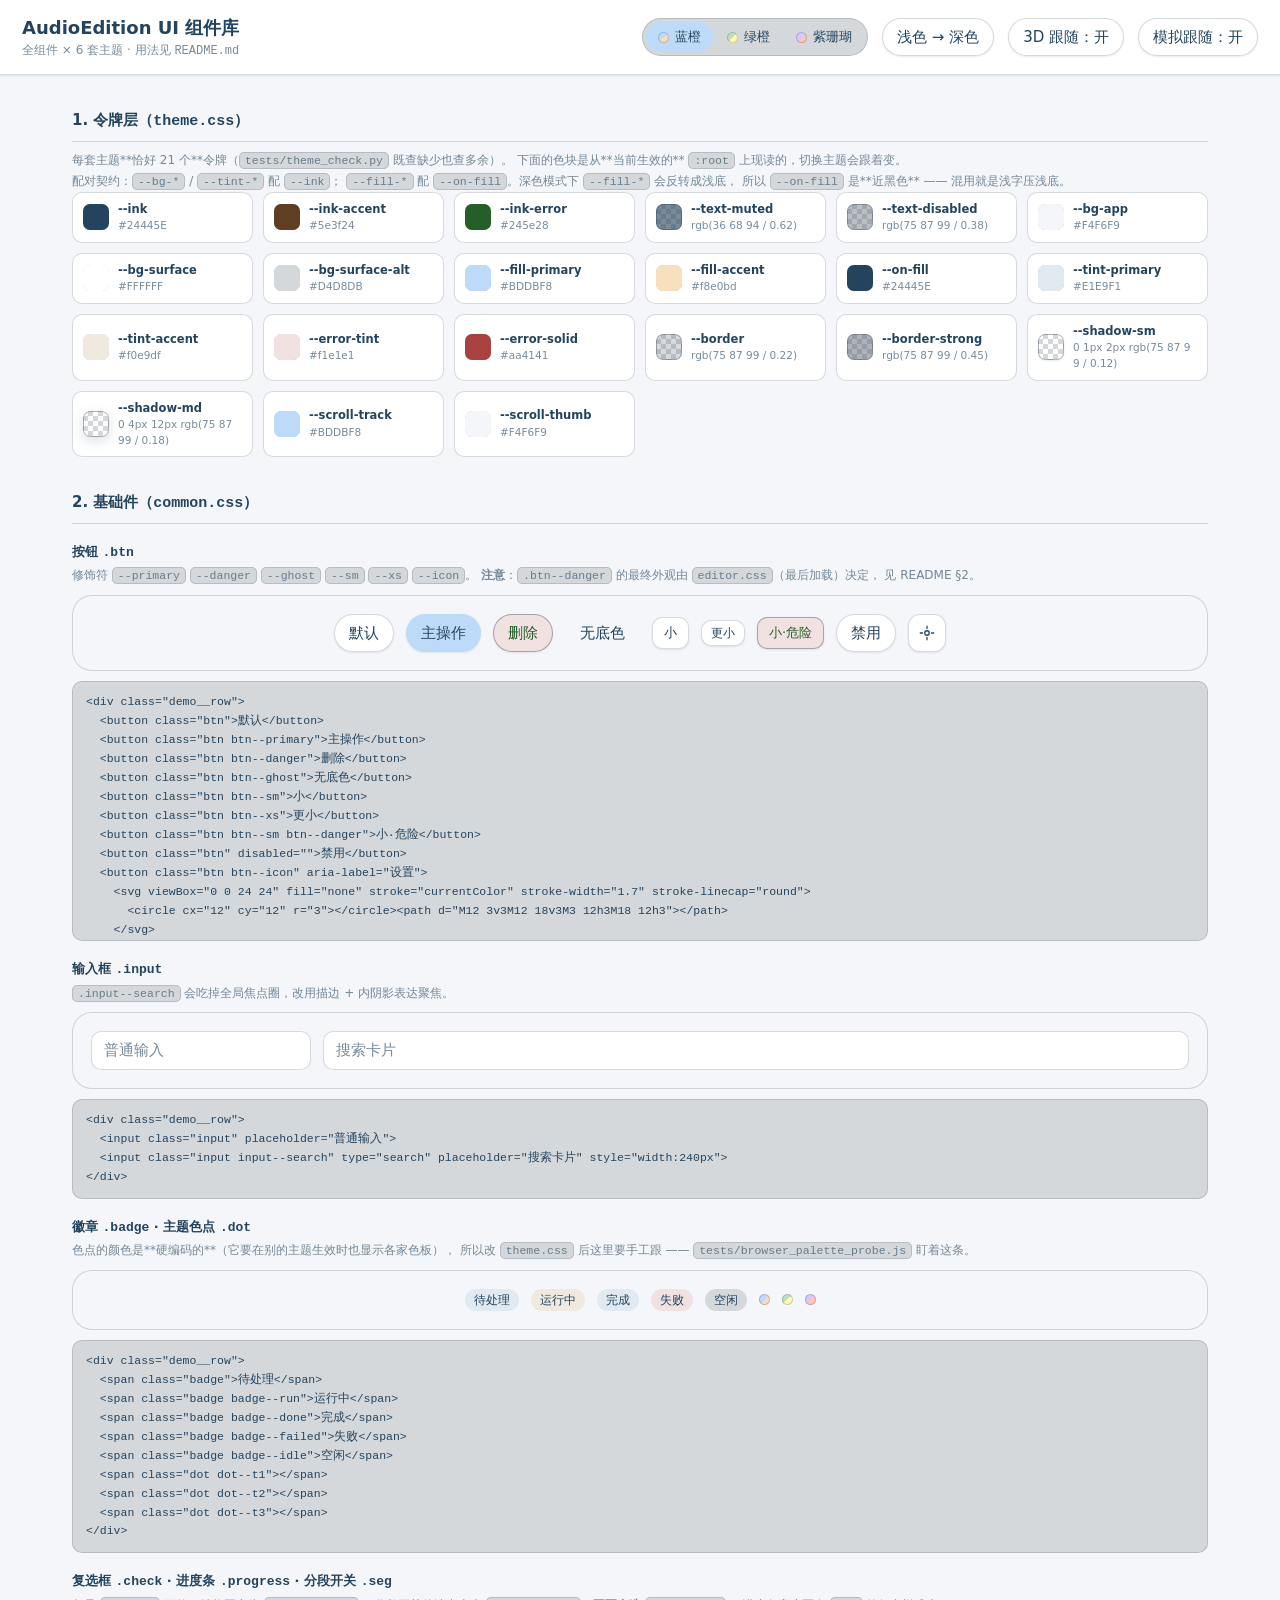
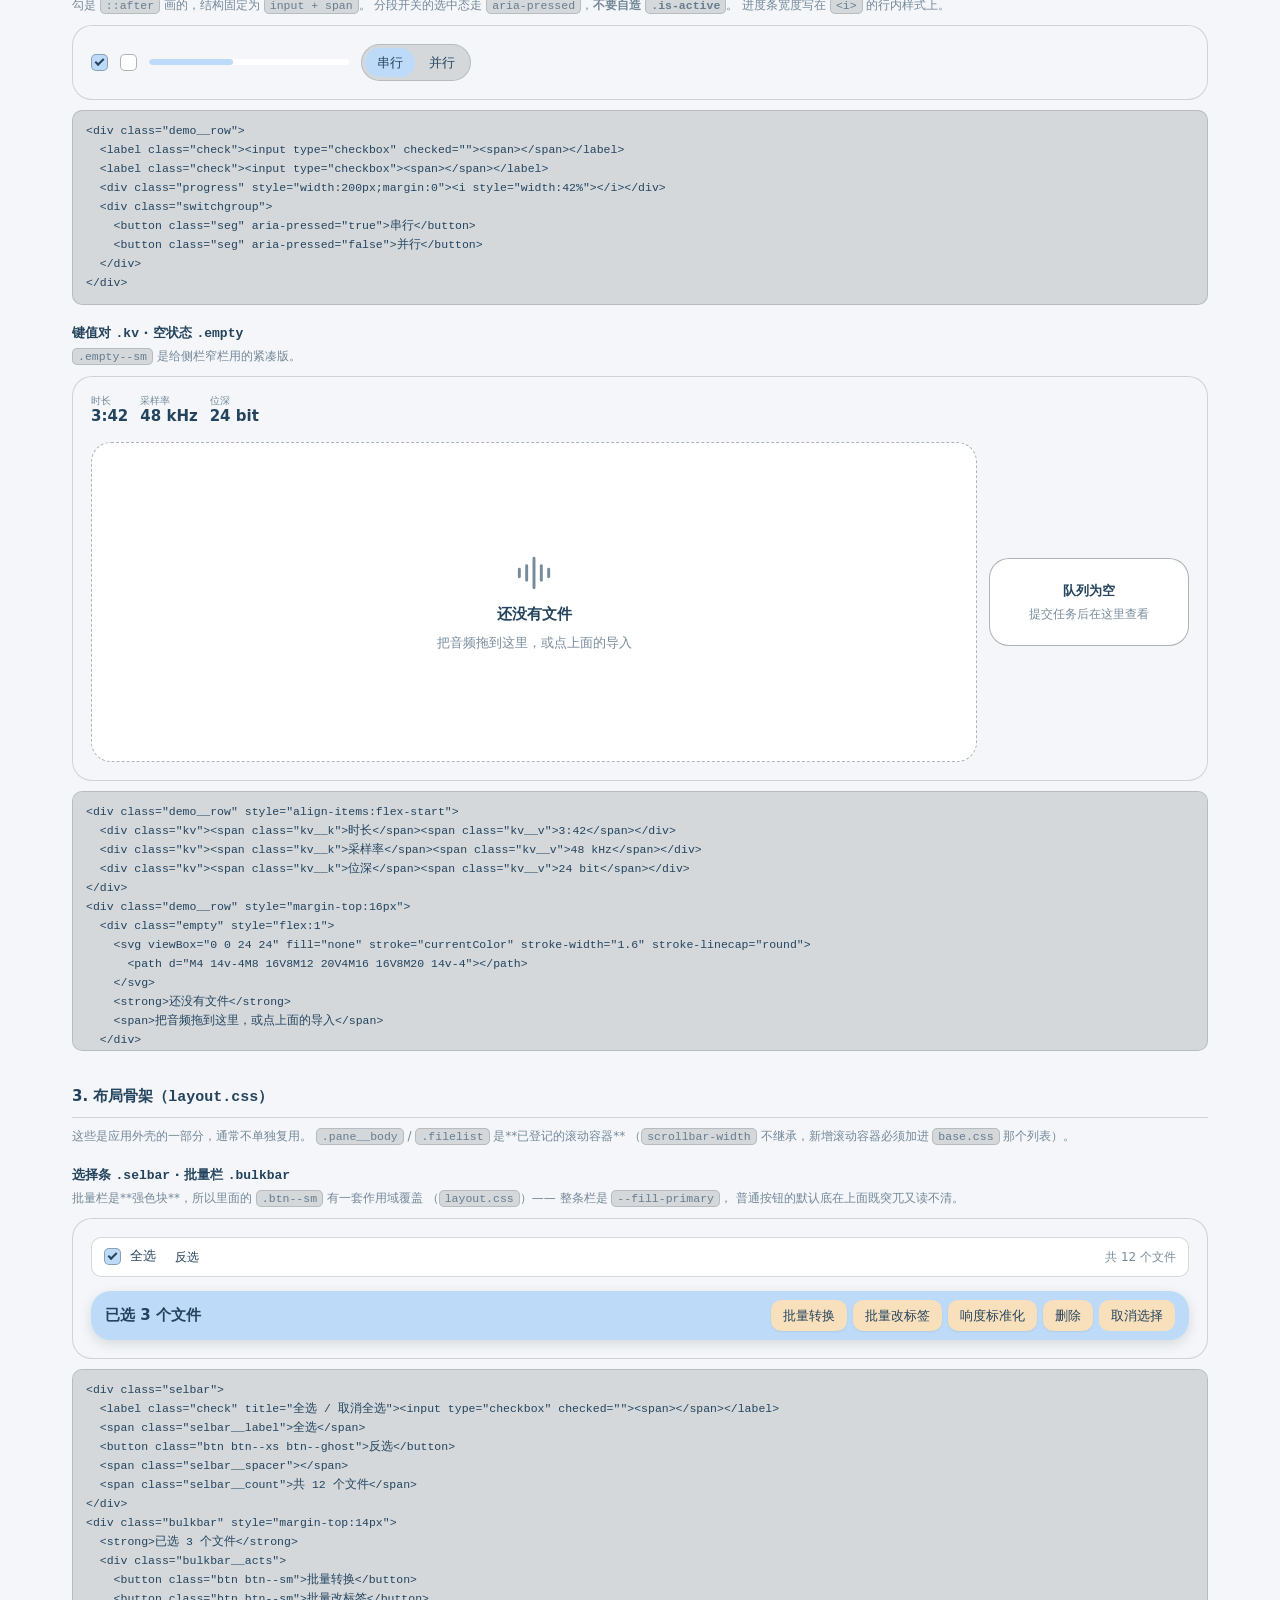
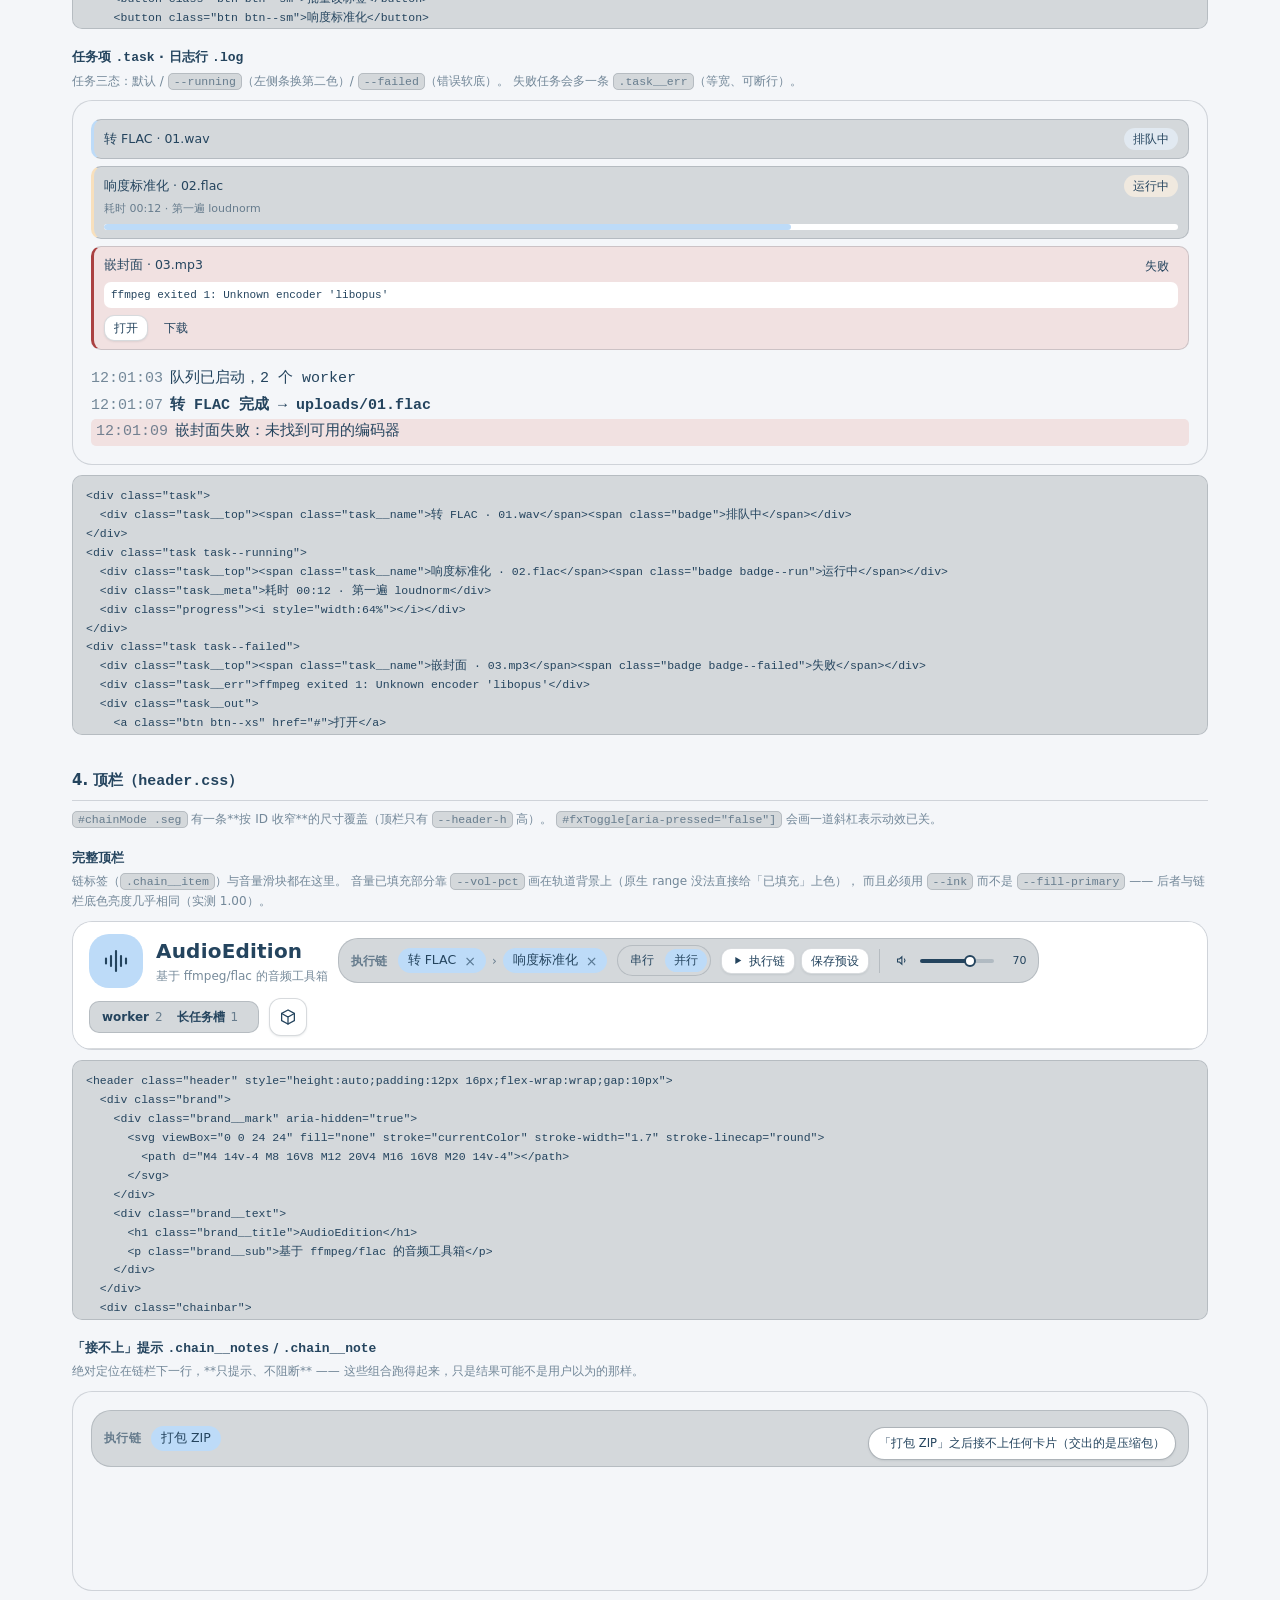
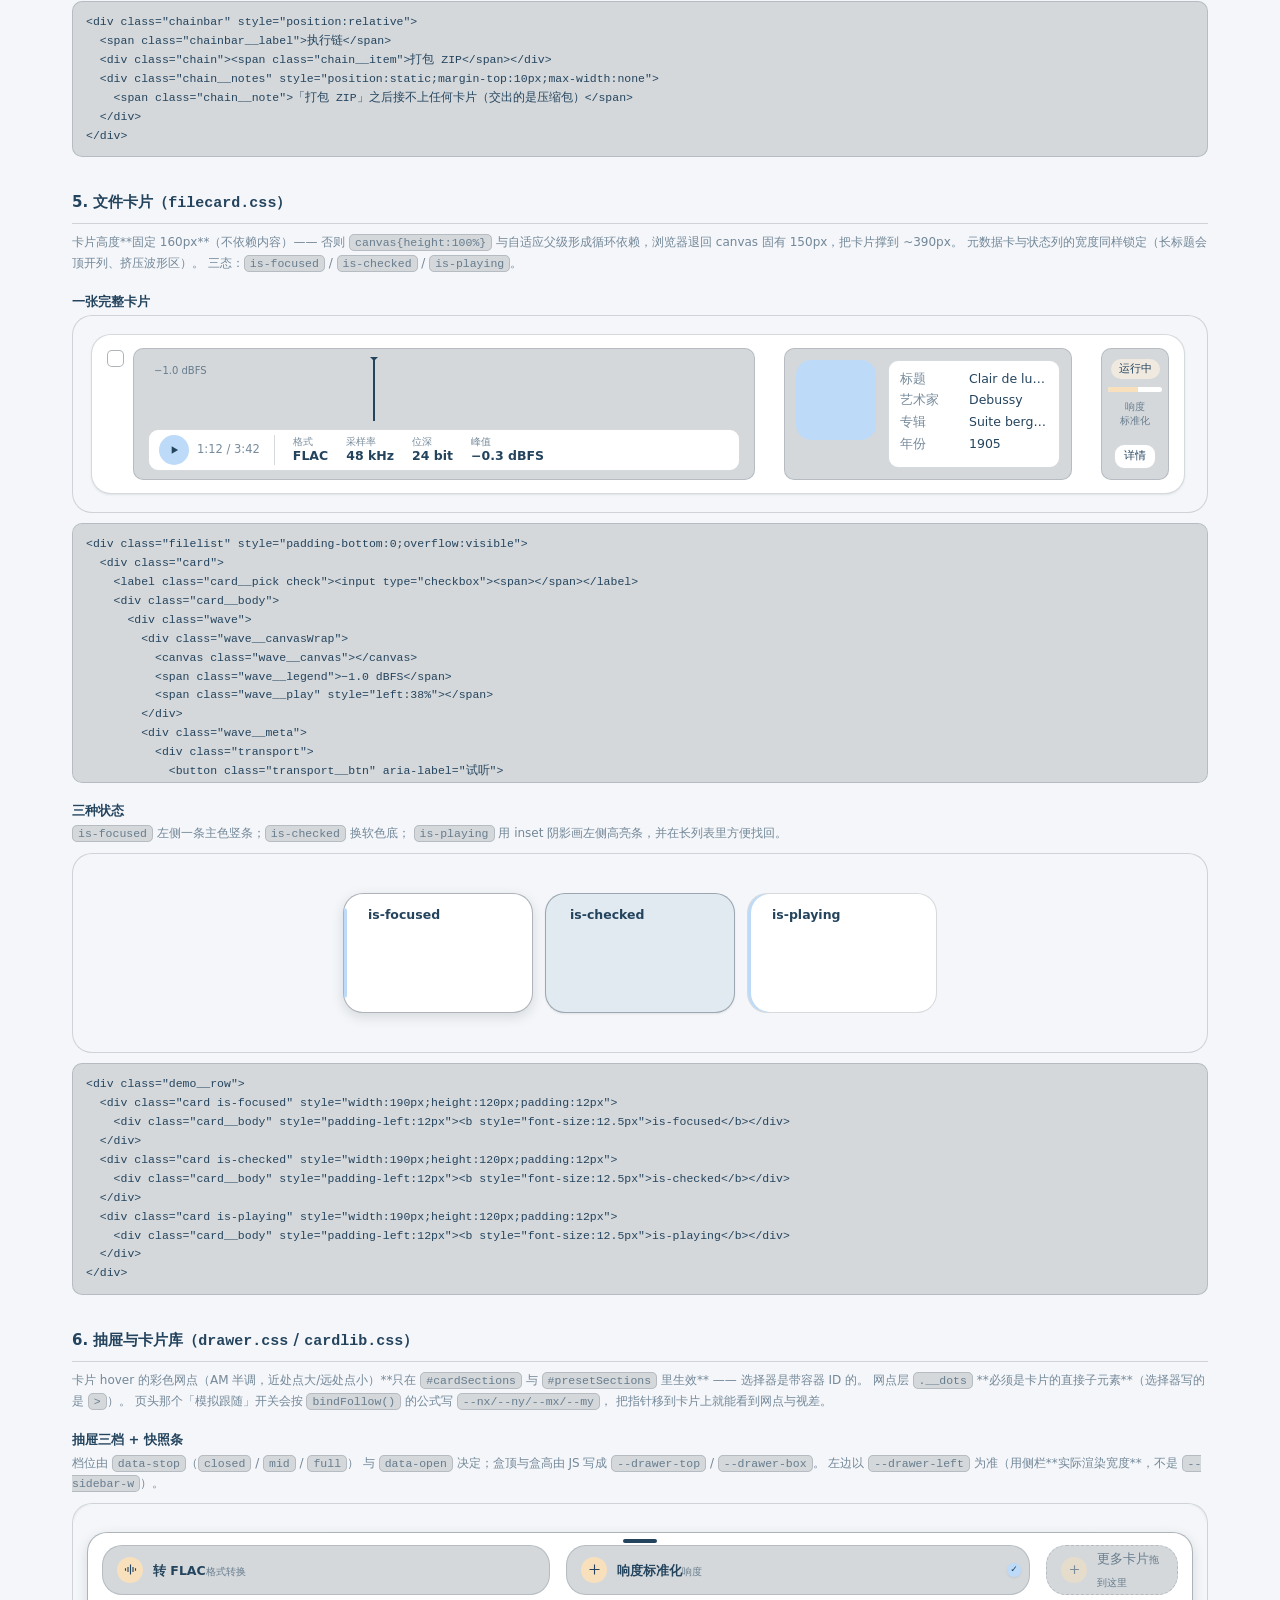
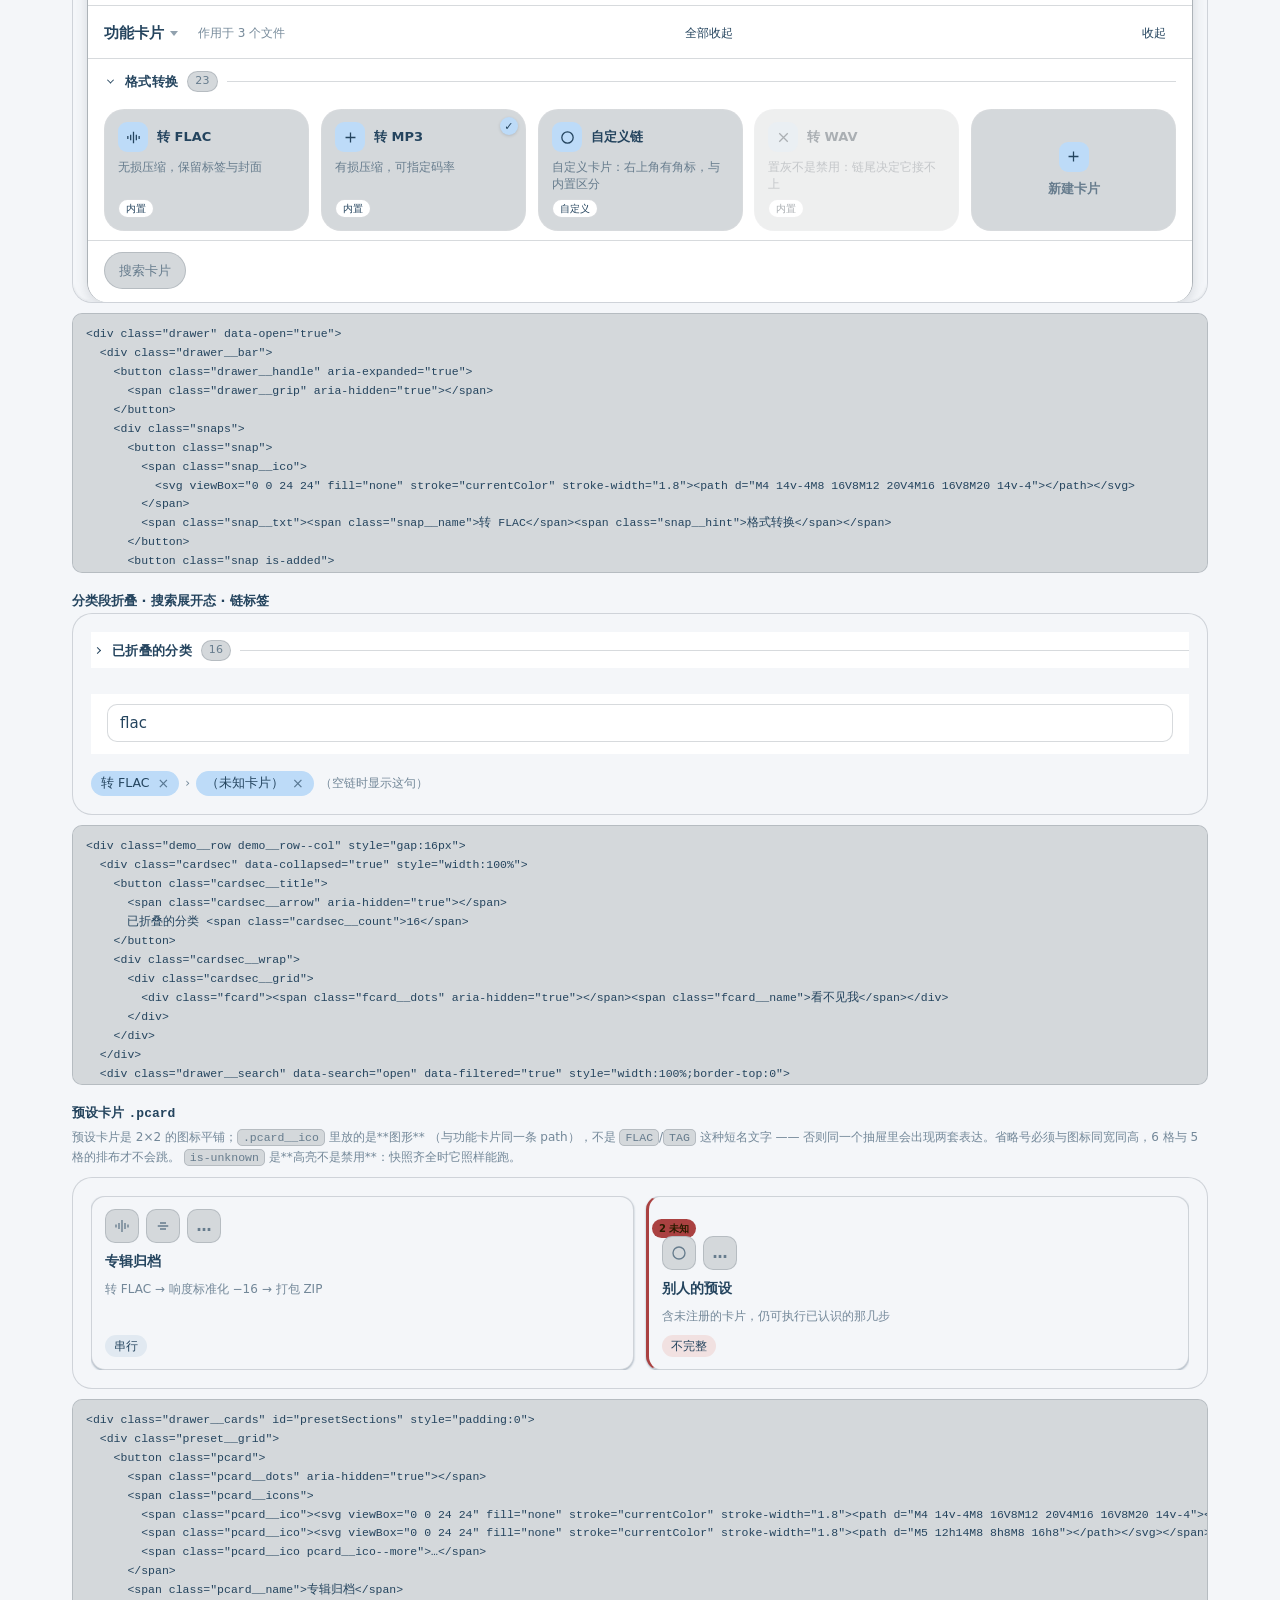
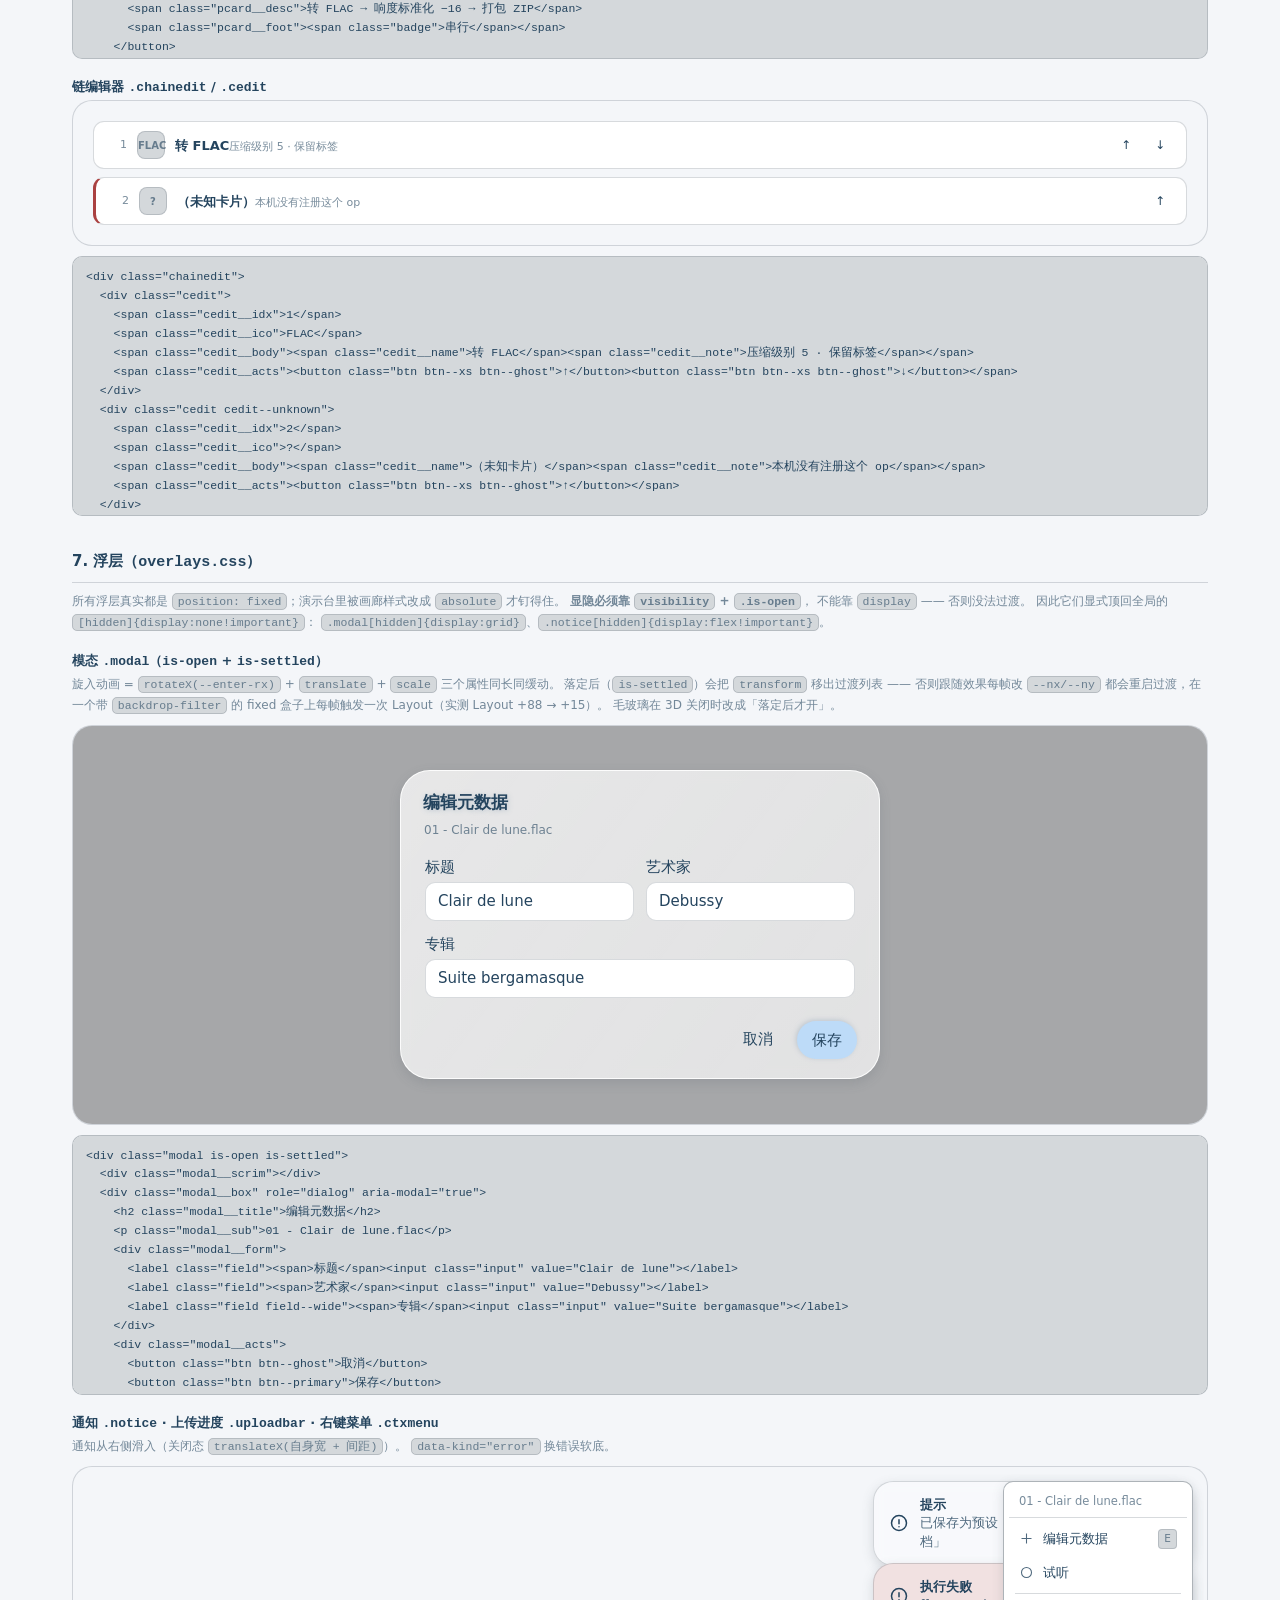
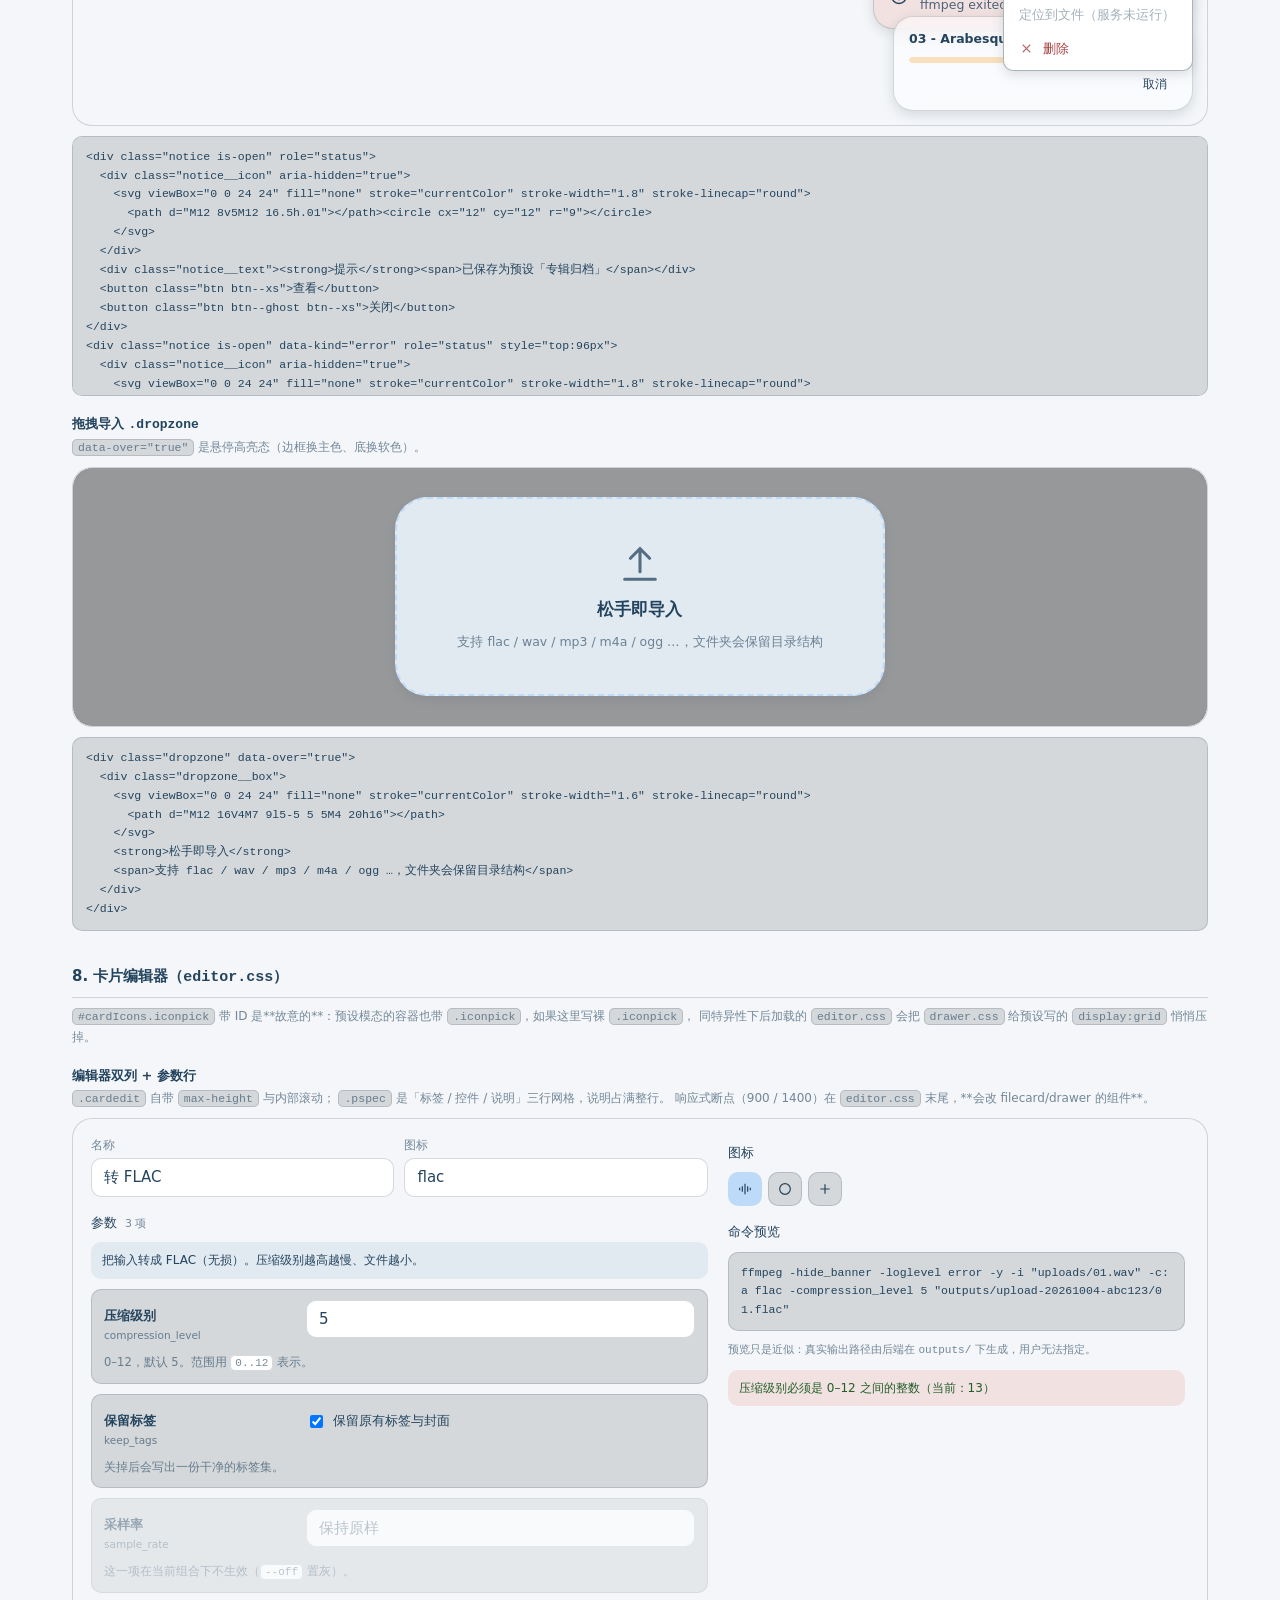
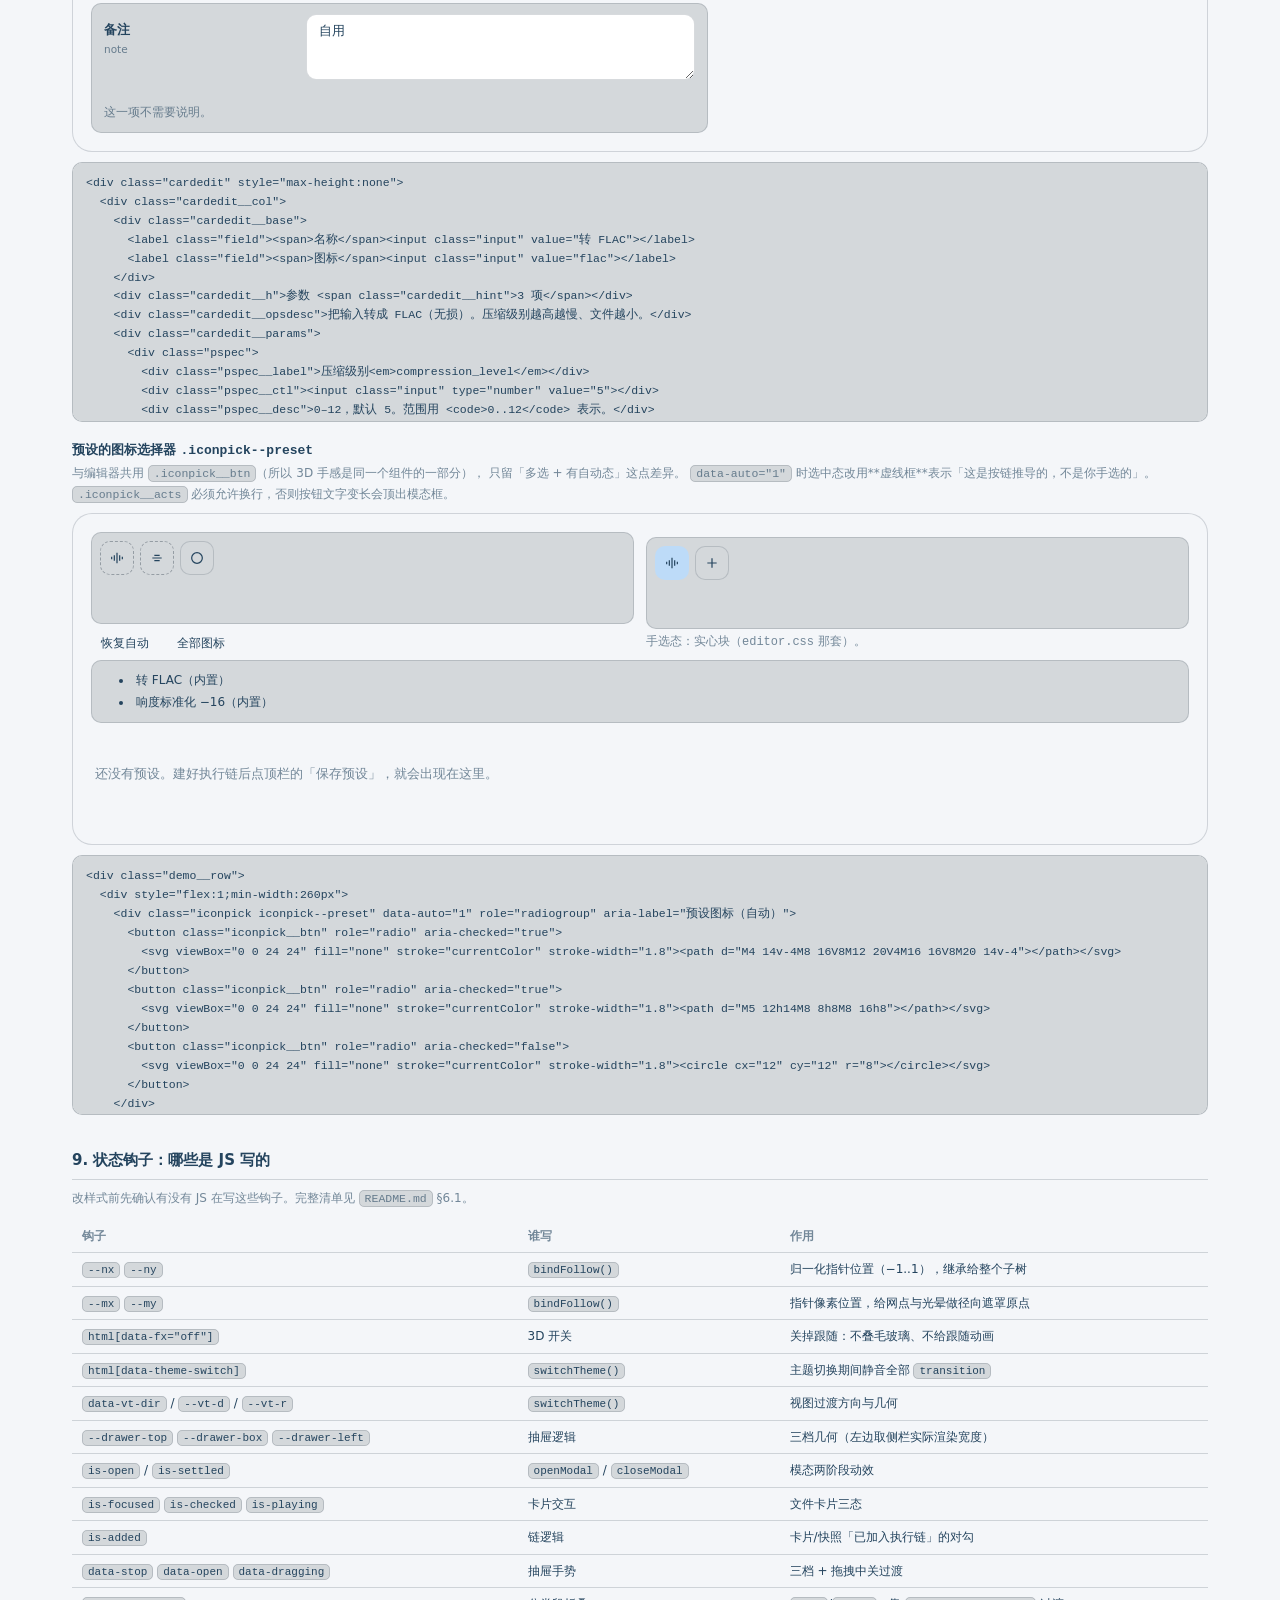
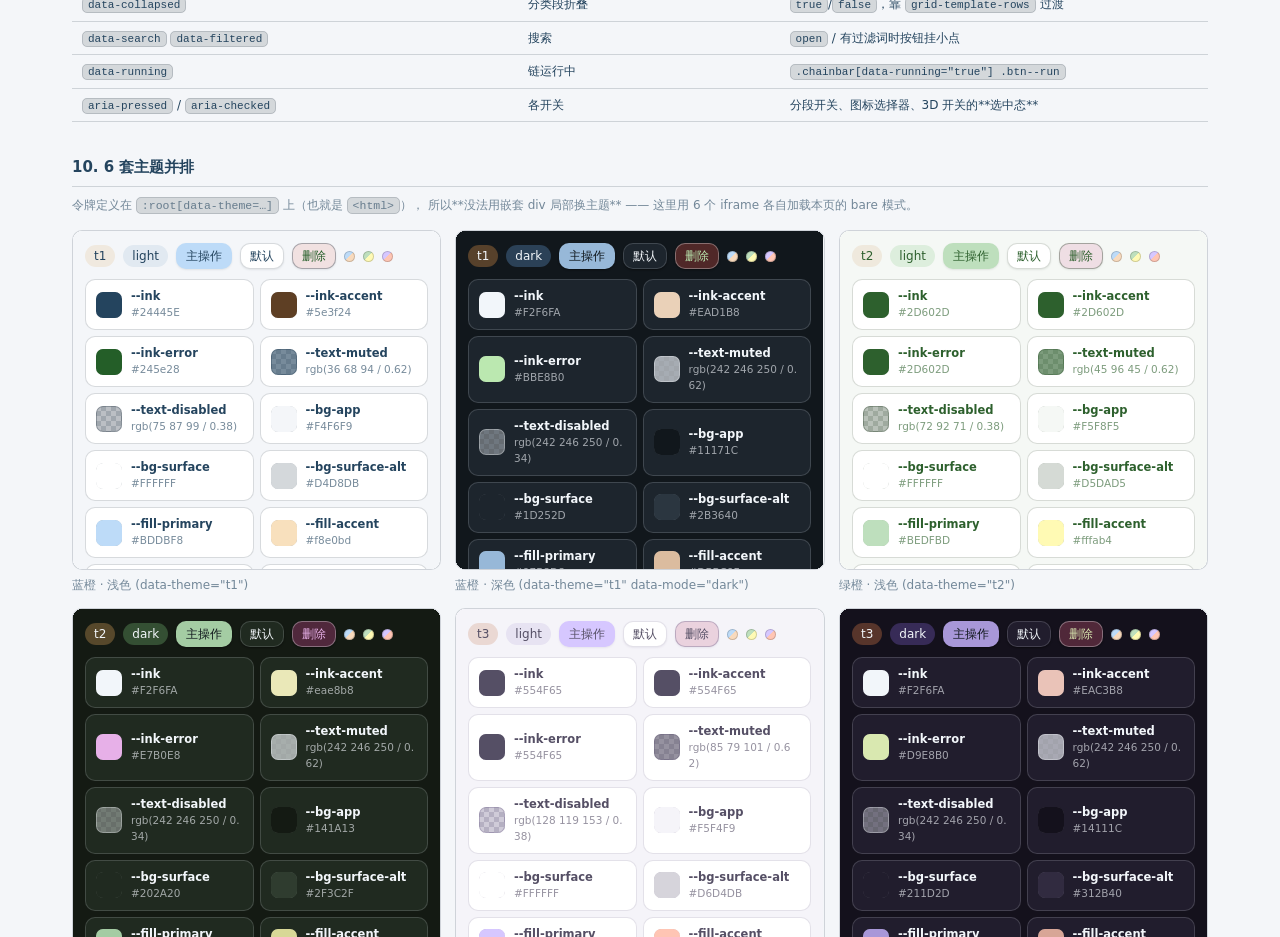
<file: ui-kit/gallery.html>
<!DOCTYPE html>
<html lang="zh-CN" data-theme="t1">
<head>
<meta charset="UTF-8">
<meta name="viewport" content="width=device-width, initial-scale=1">
<title>AudioEdition UI Kit · 组件画廊</title>

<!-- 画廊是**打包产物**的一部分，所以它引的是打包好的单文件（1 个请求），
     而不是 `../ui/` 下那 10 个源文件 —— 这样这个文件夹可以整个拿走直接用。
     单文件是 `tools/build_ui_kit.py` 按 `ui/` 的加载顺序拼出来的，
     `tests/ui_check.py` 会逐字节校验它与源一致（源改了忘打包会红）。 -->
<link rel="stylesheet" href="audioedition-ui.css">

<!-- ============================================================================
     gallery-only 样式。**不算组件库的一部分** —— 只为了让「本来就是 fixed 的浮层」
     能钉进演示框里看清楚。组件库本身一个字节都不改。
     ============================================================================ -->
<style>
/* 应用骨架是 1440 设计宽（body 有 min-width:1240px）；画廊要在窄窗口里也能看，
   所以这里放开它。这只是画廊的阅读姿势，不是对组件库的修改。 */
body { min-width: 0; display: block; padding: 0 0 80px; }

.g-head {
  position: sticky; top: 0; z-index: 300;
  display: flex; align-items: center; gap: 14px; flex-wrap: wrap;
  padding: 14px 22px;
  background: var(--bg-surface);
  border-bottom: 1px solid var(--border);
  box-shadow: var(--shadow-sm);
}
.g-head h1 { margin: 0; font-size: 18px; }
.g-head__sub { margin: 0; font-size: 12px; color: var(--text-muted); }
.g-head__spacer { flex: 1; }

.g-wrap { max-width: 1180px; margin: 0 auto; padding: 0 22px; }

.g-section { margin-top: 34px; }
.g-section > h2 {
  margin: 0 0 4px; padding-bottom: 7px; font-size: 15px;
  border-bottom: 1px solid var(--border);
}
.g-section > p.g-note {
  margin: 8px 0 0; font-size: 12px; line-height: 1.75; color: var(--text-muted);
}
.g-section > p.g-note code {
  padding: 1px 5px; border-radius: 5px; background: var(--bg-surface-alt);
  border: 1px solid var(--border); font-size: 11.5px;
}

.demo { margin-top: 18px; }
.demo__title { margin: 0 0 3px; font-size: 13px; font-weight: 700; }
.demo__desc { margin: 0 0 9px; font-size: 12px; line-height: 1.7; color: var(--text-muted); }
.demo__desc code {
  padding: 1px 5px; border-radius: 5px; background: var(--bg-surface-alt);
  border: 1px solid var(--border); font-size: 11.5px;
}

/* 演示台：给浮层一个定位参照 */
.demo__stage {
  position: relative; overflow: hidden;
  padding: 18px;
  background: var(--bg-app);
  border: 1px solid var(--border);
  border-radius: var(--radius-card);
}
.demo__stage--pad0 { padding: 0; }
.demo__stage--h400 { height: 400px; }
.demo__stage--h260 { height: 260px; }
.demo__stage--h200 { height: 200px; }
.demo__stage--center { display: grid; place-items: center; }

/* 行内一组并排演示 */
.demo__row { display: flex; align-items: center; gap: 12px; flex-wrap: wrap; }
.demo__row--col { flex-direction: column; align-items: stretch; }

/* ---- 把 fixed 浮层钉进演示台（仅画廊） ---- */
.demo__stage > .modal,
.demo__stage > .notice,
.demo__stage > .uploadbar,
.demo__stage > .ctxmenu,
.demo__stage > .dropzone,
.demo__stage > .drawer,
.demo__stage > .drawer-backdrop { position: absolute; }
.demo__stage > .uploadbar { right: 14px; bottom: 14px; }
.demo__stage > .ctxmenu { left: 14px; top: 14px; }
.demo__stage > .notice { right: 14px; top: 14px; }
/* 抽屉：真实里是贴视口下边缘的，演示台里给它一个固定高度 */
.demo__stage > .drawer { inset: auto 14px 0 14px; height: 370px; }

/* 代码块（由脚本从真实 DOM 里抄出来，保证文档与实物一致） */
.demo__code {
  margin: 10px 0 0; padding: 11px 13px; max-height: 260px; overflow: auto;
  font-family: ui-monospace, SFMono-Regular, Menlo, Consolas, monospace;
  font-size: 11.5px; line-height: 1.65;
  color: var(--ink); background: var(--bg-surface-alt);
  border: 1px solid var(--border); border-radius: var(--radius-inner);
  white-space: pre; tab-size: 2;
}

/* 令牌色板 */
.sw-grid { display: grid; grid-template-columns: repeat(auto-fill, minmax(168px, 1fr)); gap: 10px; }
.sw {
  display: flex; align-items: center; gap: 9px;
  padding: 8px 10px;
  background: var(--bg-surface); border: 1px solid var(--border);
  border-radius: var(--radius-inner);
}
.sw__chip {
  flex: 0 0 auto; width: 26px; height: 26px; border-radius: 7px;
  box-shadow: inset 0 0 0 1px var(--border-strong);
  /* 棋盘底：半透明令牌（border / text-muted 这类）才看得出是透明的 */
  background-image:
    linear-gradient(45deg, var(--bg-surface-alt) 25%, transparent 25% 75%, var(--bg-surface-alt) 75%),
    linear-gradient(45deg, var(--bg-surface-alt) 25%, transparent 25% 75%, var(--bg-surface-alt) 75%);
  background-size: 10px 10px; background-position: 0 0, 5px 5px;
}
.sw__chip > i { display: block; width: 100%; height: 100%; border-radius: 7px; }
.sw__k { font-size: 11.5px; font-weight: 600; }
.sw__v { font-size: 10.5px; color: var(--text-muted); word-break: break-all; }

/* 主题并排 */
.g-themes { display: grid; grid-template-columns: repeat(auto-fit, minmax(300px, 1fr)); gap: 14px; margin-top: 14px; }
.g-themes figure { margin: 0; }
.g-themes iframe {
  display: block; width: 100%; height: 340px;
  background: var(--bg-app);
  border: 1px solid var(--border); border-radius: var(--radius-inner);
}
.g-themes figcaption { margin-top: 6px; font-size: 12px; color: var(--text-muted); }

/* 状态钩子对照表 */
.hooks { width: 100%; border-collapse: collapse; font-size: 12px; margin-top: 12px; }
.hooks th, .hooks td {
  padding: 7px 10px; text-align: left; vertical-align: top;
  border-bottom: 1px solid var(--border);
}
.hooks th { font-size: 11.5px; color: var(--text-muted); font-weight: 700; }
.hooks td code, .hooks th code {
  padding: 1px 5px; border-radius: 5px; background: var(--bg-surface-alt);
  border: 1px solid var(--border); font-size: 11px;
}

/* bare 模式：给「6 套主题并排」的 iframe 用，只留紧凑面板 */
html[data-bare="1"] .g-head,
html[data-bare="1"] .g-section:not([data-bare-keep]),
html[data-bare="1"] .g-bare-hide { display: none; }
html[data-bare="1"] body { padding: 0; }
html[data-bare="1"] .g-wrap { max-width: none; padding: 12px; }
</style>
</head>
<body>

<header class="g-head g-bare-hide">
  <div>
    <h1>AudioEdition UI 组件库</h1>
    <p class="g-head__sub">全组件 × 6 套主题 · 用法见 <code>README.md</code></p>
  </div>
  <div class="g-head__spacer"></div>

  <div class="switchgroup" role="group" aria-label="配色类型">
    <button class="seg" data-set-theme="t1" aria-pressed="true"><span class="dot dot--t1"></span>蓝橙</button>
    <button class="seg" data-set-theme="t2" aria-pressed="false"><span class="dot dot--t2"></span>绿橙</button>
    <button class="seg" data-set-theme="t3" aria-pressed="false"><span class="dot dot--t3"></span>紫珊瑚</button>
  </div>

  <button class="btn" id="gMode" type="button">浅色 / 深色</button>
  <button class="btn" id="gFx" type="button" aria-pressed="true" title="关掉后不给 hover 图标叠毛玻璃">3D 跟随：开</button>
  <button class="btn" id="gFollow" type="button" aria-pressed="true"
          title="画廊没有 app.js 的 bindFollow()。打开它就用同样的公式模拟指针跟随，否则网点与视差看不到">模拟跟随：开</button>
</header>

<div class="g-wrap">

<!-- ============================== 1. 令牌 ============================== -->
<section class="g-section" id="sec-tokens">
  <h2>1. 令牌层（<code>theme.css</code>）</h2>
  <p class="g-note">
    每套主题**恰好 21 个**令牌（<code>tests/theme_check.py</code> 既查缺少也查多余）。
    下面的色块是从**当前生效的** <code>:root</code> 上现读的，切换主题会跟着变。<br>
    配对契约：<code>--bg-*</code> / <code>--tint-*</code> 配 <code>--ink</code>；
    <code>--fill-*</code> 配 <code>--on-fill</code>。深色模式下 <code>--fill-*</code> 会反转成浅底，
    所以 <code>--on-fill</code> 是**近黑色** —— 混用就是浅字压浅底。
  </p>
  <div class="sw-grid" id="swatches"></div>
</section>

<!-- ============================== 2. 基础件 ============================== -->
<section class="g-section">
  <h2>2. 基础件（<code>common.css</code>）</h2>

  <div class="demo">
    <h3 class="demo__title">按钮 <code>.btn</code></h3>
    <p class="demo__desc">
      修饰符 <code>--primary</code> <code>--danger</code> <code>--ghost</code>
      <code>--sm</code> <code>--xs</code> <code>--icon</code>。
      <b>注意</b>：<code>.btn--danger</code> 的最终外观由 <code>editor.css</code>（最后加载）决定，
      见 README §2。
    </p>
    <div class="demo__stage demo__stage--center" data-code>
      <div class="demo__row">
        <button class="btn">默认</button>
        <button class="btn btn--primary">主操作</button>
        <button class="btn btn--danger">删除</button>
        <button class="btn btn--ghost">无底色</button>
        <button class="btn btn--sm">小</button>
        <button class="btn btn--xs">更小</button>
        <button class="btn btn--sm btn--danger">小·危险</button>
        <button class="btn" disabled>禁用</button>
        <button class="btn btn--icon" aria-label="设置">
          <svg viewBox="0 0 24 24" fill="none" stroke="currentColor" stroke-width="1.7" stroke-linecap="round">
            <circle cx="12" cy="12" r="3"/><path d="M12 3v3M12 18v3M3 12h3M18 12h3"/>
          </svg>
        </button>
      </div>
    </div>
    <pre class="demo__code"></pre>
  </div>

  <div class="demo">
    <h3 class="demo__title">输入框 <code>.input</code></h3>
    <p class="demo__desc">
      <code>.input--search</code> 会吃掉全局焦点圈，改用描边 + 内阴影表达聚焦。
    </p>
    <div class="demo__stage" data-code>
      <div class="demo__row">
        <input class="input" placeholder="普通输入">
        <input class="input input--search" type="search" placeholder="搜索卡片" style="width:240px">
      </div>
    </div>
    <pre class="demo__code"></pre>
  </div>

  <div class="demo">
    <h3 class="demo__title">徽章 <code>.badge</code> · 主题色点 <code>.dot</code></h3>
    <p class="demo__desc">
      色点的颜色是**硬编码的**（它要在别的主题生效时也显示各家色板），
      所以改 <code>theme.css</code> 后这里要手工跟 —— <code>tests/browser_palette_probe.js</code> 盯着这条。
    </p>
    <div class="demo__stage demo__stage--center" data-code>
      <div class="demo__row">
        <span class="badge">待处理</span>
        <span class="badge badge--run">运行中</span>
        <span class="badge badge--done">完成</span>
        <span class="badge badge--failed">失败</span>
        <span class="badge badge--idle">空闲</span>
        <span class="dot dot--t1"></span>
        <span class="dot dot--t2"></span>
        <span class="dot dot--t3"></span>
      </div>
    </div>
    <pre class="demo__code"></pre>
  </div>

  <div class="demo">
    <h3 class="demo__title">复选框 <code>.check</code> · 进度条 <code>.progress</code> · 分段开关 <code>.seg</code></h3>
    <p class="demo__desc">
      勾是 <code>::after</code> 画的，结构固定为 <code>input + span</code>。
      分段开关的选中态走 <code>aria-pressed</code>，<b>不要自造 <code>.is-active</code></b>。
      进度条宽度写在 <code>&lt;i&gt;</code> 的行内样式上。
    </p>
    <div class="demo__stage" data-code>
      <div class="demo__row">
        <label class="check"><input type="checkbox" checked><span></span></label>
        <label class="check"><input type="checkbox"><span></span></label>
        <div class="progress" style="width:200px;margin:0"><i style="width:42%"></i></div>
        <div class="switchgroup">
          <button class="seg" aria-pressed="true">串行</button>
          <button class="seg" aria-pressed="false">并行</button>
        </div>
      </div>
    </div>
    <pre class="demo__code"></pre>
  </div>

  <div class="demo">
    <h3 class="demo__title">键值对 <code>.kv</code> · 空状态 <code>.empty</code></h3>
    <p class="demo__desc"><code>.empty--sm</code> 是给侧栏窄栏用的紧凑版。</p>
    <div class="demo__stage" data-code>
      <div class="demo__row" style="align-items:flex-start">
        <div class="kv"><span class="kv__k">时长</span><span class="kv__v">3:42</span></div>
        <div class="kv"><span class="kv__k">采样率</span><span class="kv__v">48 kHz</span></div>
        <div class="kv"><span class="kv__k">位深</span><span class="kv__v">24 bit</span></div>
      </div>
      <div class="demo__row" style="margin-top:16px">
        <div class="empty" style="flex:1">
          <svg viewBox="0 0 24 24" fill="none" stroke="currentColor" stroke-width="1.6" stroke-linecap="round">
            <path d="M4 14v-4M8 16V8M12 20V4M16 16V8M20 14v-4"/>
          </svg>
          <strong>还没有文件</strong>
          <span>把音频拖到这里，或点上面的导入</span>
        </div>
        <div class="empty empty--sm" style="width:200px">
          <strong>队列为空</strong>
          <span>提交任务后在这里查看</span>
        </div>
      </div>
    </div>
    <pre class="demo__code"></pre>
  </div>
</section>

<!-- ============================== 3. 布局骨架 ============================== -->
<section class="g-section">
  <h2>3. 布局骨架（<code>layout.css</code>）</h2>
  <p class="g-note">
    这些是应用外壳的一部分，通常不单独复用。
    <code>.pane__body</code> / <code>.filelist</code> 是**已登记的滚动容器**
    （<code>scrollbar-width</code> 不继承，新增滚动容器必须加进 <code>base.css</code> 那个列表）。
  </p>

  <div class="demo">
    <h3 class="demo__title">选择条 <code>.selbar</code> · 批量栏 <code>.bulkbar</code></h3>
    <p class="demo__desc">
      批量栏是**强色块**，所以里面的 <code>.btn--sm</code> 有一套作用域覆盖
      （<code>layout.css</code>）—— 整条栏是 <code>--fill-primary</code>，
      普通按钮的默认底在上面既突兀又读不清。
    </p>
    <div class="demo__stage" data-code>
      <div class="selbar">
        <label class="check" title="全选 / 取消全选"><input type="checkbox" checked><span></span></label>
        <span class="selbar__label">全选</span>
        <button class="btn btn--xs btn--ghost">反选</button>
        <span class="selbar__spacer"></span>
        <span class="selbar__count">共 12 个文件</span>
      </div>
      <div class="bulkbar" style="margin-top:14px">
        <strong>已选 3 个文件</strong>
        <div class="bulkbar__acts">
          <button class="btn btn--sm">批量转换</button>
          <button class="btn btn--sm">批量改标签</button>
          <button class="btn btn--sm">响度标准化</button>
          <button class="btn btn--sm btn--danger">删除</button>
          <button class="btn btn--sm btn--ghost">取消选择</button>
        </div>
      </div>
    </div>
    <pre class="demo__code"></pre>
  </div>

  <div class="demo">
    <h3 class="demo__title">任务项 <code>.task</code> · 日志行 <code>.log</code></h3>
    <p class="demo__desc">
      任务三态：默认 / <code>--running</code>（左侧条换第二色）/ <code>--failed</code>（错误软底）。
      失败任务会多一条 <code>.task__err</code>（等宽、可断行）。
    </p>
    <div class="demo__stage" data-code>
      <div class="task">
        <div class="task__top"><span class="task__name">转 FLAC · 01.wav</span><span class="badge">排队中</span></div>
      </div>
      <div class="task task--running">
        <div class="task__top"><span class="task__name">响度标准化 · 02.flac</span><span class="badge badge--run">运行中</span></div>
        <div class="task__meta">耗时 00:12 · 第一遍 loudnorm</div>
        <div class="progress"><i style="width:64%"></i></div>
      </div>
      <div class="task task--failed">
        <div class="task__top"><span class="task__name">嵌封面 · 03.mp3</span><span class="badge badge--failed">失败</span></div>
        <div class="task__err">ffmpeg exited 1: Unknown encoder 'libopus'</div>
        <div class="task__out">
          <a class="btn btn--xs" href="#">打开</a>
          <a class="btn btn--xs btn--ghost" href="#">下载</a>
        </div>
      </div>
      <div style="margin-top:16px">
        <div class="log"><span class="log__t">12:01:03</span><span class="log__m">队列已启动，2 个 worker</span></div>
        <div class="log log--ok"><span class="log__t">12:01:07</span><span class="log__m">转 FLAC 完成 → uploads/01.flac</span></div>
        <div class="log log--err"><span class="log__t">12:01:09</span><span class="log__m">嵌封面失败：未找到可用的编码器</span></div>
      </div>
    </div>
    <pre class="demo__code"></pre>
  </div>
</section>

<!-- ============================== 4. 顶栏 ============================== -->
<section class="g-section">
  <h2>4. 顶栏（<code>header.css</code>）</h2>
  <p class="g-note">
    <code>#chainMode .seg</code> 有一条**按 ID 收窄**的尺寸覆盖（顶栏只有 <code>--header-h</code> 高）。
    <code>#fxToggle[aria-pressed="false"]</code> 会画一道斜杠表示动效已关。
  </p>

  <div class="demo">
    <h3 class="demo__title">完整顶栏</h3>
    <p class="demo__desc">
      链标签（<code>.chain__item</code>）与音量滑块都在这里。
      音量已填充部分靠 <code>--vol-pct</code> 画在轨道背景上（原生 range 没法直接给「已填充」上色），
      而且必须用 <code>--ink</code> 而不是 <code>--fill-primary</code> —— 后者与链栏底色亮度几乎相同（实测 1.00）。
    </p>
    <div class="demo__stage demo__stage--pad0" data-code>
      <header class="header" style="height:auto;padding:12px 16px;flex-wrap:wrap;gap:10px">
        <div class="brand">
          <div class="brand__mark" aria-hidden="true">
            <svg viewBox="0 0 24 24" fill="none" stroke="currentColor" stroke-width="1.7" stroke-linecap="round">
              <path d="M4 14v-4 M8 16V8 M12 20V4 M16 16V8 M20 14v-4"/>
            </svg>
          </div>
          <div class="brand__text">
            <h1 class="brand__title">AudioEdition</h1>
            <p class="brand__sub">基于 ffmpeg/flac 的音频工具箱</p>
          </div>
        </div>

        <div class="chainbar">
          <span class="chainbar__label">执行链</span>
          <div class="chain">
            <span class="chain__item">转 FLAC<button title="移除" aria-label="移除">×</button></span>
            <span class="chain__arrow">›</span>
            <span class="chain__item">响度标准化<button title="移除" aria-label="移除">×</button></span>
          </div>
          <div class="switchgroup" id="chainMode" role="group" aria-label="执行链模式">
            <button class="seg" aria-pressed="false">串行</button>
            <button class="seg" aria-pressed="true">并行</button>
          </div>
          <div class="chainbar__acts">
            <button class="btn btn--xs btn--run">
              <svg viewBox="0 0 24 24" fill="currentColor" aria-hidden="true"><path d="M8 5.5v13l11-6.5z"/></svg>
              执行链
            </button>
            <button class="btn btn--xs">保存预设</button>
          </div>
          <div class="chainbar__vol">
            <button class="vol__btn" aria-pressed="false" aria-label="静音">
              <svg viewBox="0 0 24 24" fill="none" stroke="currentColor" stroke-width="1.7" stroke-linecap="round">
                <path d="M4 9.5h3.2L11 6v12l-3.8-3.5H4z"/><path d="M15 9.5a4 4 0 0 1 0 5"/>
              </svg>
            </button>
            <input class="vol__range" type="range" min="0" max="100" value="70" style="--vol-pct:70%" aria-label="试听音量">
            <span class="vol__val">70</span>
          </div>
        </div>

        <div class="header__spacer"></div>

        <div class="engine">
          <span class="engine__k">worker</span><span class="engine__v">2</span>
          <span class="engine__k">长任务槽</span><span class="engine__v">1</span>
        </div>

        <button class="btn btn--icon" id="fxToggle" aria-pressed="true" aria-label="3D 跟随效果">
          <svg viewBox="0 0 24 24" fill="none" stroke="currentColor" stroke-width="1.7" stroke-linecap="round">
            <path d="M12 2.6 3.5 7.3v9.4L12 21.4l8.5-4.7V7.3z"/><path d="M3.5 7.3 12 12l8.5-4.7M12 12v9.4"/>
          </svg>
        </button>
      </header>
    </div>
    <pre class="demo__code"></pre>
  </div>

  <div class="demo">
    <h3 class="demo__title">「接不上」提示 <code>.chain__notes</code> / <code>.chain__note</code></h3>
    <p class="demo__desc">
      绝对定位在链栏下一行，**只提示、不阻断** —— 这些组合跑得起来，只是结果可能不是用户以为的那样。
    </p>
    <div class="demo__stage demo__stage--h200" data-code>
      <div class="chainbar" style="position:relative">
        <span class="chainbar__label">执行链</span>
        <div class="chain"><span class="chain__item">打包 ZIP</span></div>
        <div class="chain__notes" style="position:static;margin-top:10px;max-width:none">
          <span class="chain__note">「打包 ZIP」之后接不上任何卡片（交出的是压缩包）</span>
        </div>
      </div>
    </div>
    <pre class="demo__code"></pre>
  </div>
</section>

<!-- ============================== 5. 文件卡片 ============================== -->
<section class="g-section">
  <h2>5. 文件卡片（<code>filecard.css</code>）</h2>
  <p class="g-note">
    卡片高度**固定 160px**（不依赖内容）—— 否则 <code>canvas{height:100%}</code>
    与自适应父级形成循环依赖，浏览器退回 canvas 固有 150px，把卡片撑到 ~390px。
    元数据卡与状态列的宽度同样锁定（长标题会顶开列、挤压波形区）。
    三态：<code>is-focused</code> / <code>is-checked</code> / <code>is-playing</code>。
  </p>

  <div class="demo">
    <h3 class="demo__title">一张完整卡片</h3>
    <div class="demo__stage" data-code>
      <div class="filelist" style="padding-bottom:0;overflow:visible">
        <div class="card">
          <label class="card__pick check"><input type="checkbox"><span></span></label>
          <div class="card__body">
            <div class="wave">
              <div class="wave__canvasWrap">
                <canvas class="wave__canvas"></canvas>
                <span class="wave__legend">−1.0 dBFS</span>
                <span class="wave__play" style="left:38%"></span>
              </div>
              <div class="wave__meta">
                <div class="transport">
                  <button class="transport__btn" aria-label="试听">
                    <svg viewBox="0 0 24 24" fill="currentColor"><path d="M8 5.5v13l11-6.5z"/></svg>
                  </button>
                  <span class="transport__time">1:12 / 3:42</span>
                </div>
                <div class="kv"><span class="kv__k">格式</span><span class="kv__v">FLAC</span></div>
                <div class="kv"><span class="kv__k">采样率</span><span class="kv__v">48 kHz</span></div>
                <div class="kv"><span class="kv__k">位深</span><span class="kv__v">24 bit</span></div>
                <div class="kv"><span class="kv__k">峰值</span><span class="kv__v">−0.3 dBFS</span></div>
              </div>
            </div>

            <div class="metacard">
              <div class="cover cover--has">
                <span class="cover__ph">
                  <svg viewBox="0 0 24 24" fill="none" stroke="currentColor" stroke-width="1.6">
                    <rect x="3" y="3" width="18" height="18" rx="2"/><path d="M3 15l5-5 4 4 3-3 6 6"/>
                  </svg>
                </span>
                <div class="cover__ovl">
                  <button class="cover__act">导入</button>
                  <button class="cover__act cover__act--danger">移除</button>
                </div>
              </div>
              <div class="metabox">
                <div class="metabox__row"><span class="metabox__k">标题</span><span class="metabox__v">Clair de lune</span></div>
                <div class="metabox__row"><span class="metabox__k">艺术家</span><span class="metabox__v">Debussy</span></div>
                <div class="metabox__row"><span class="metabox__k">专辑</span><span class="metabox__v">Suite bergamasque</span></div>
                <div class="metabox__row"><span class="metabox__k">年份</span><span class="metabox__v">1905</span></div>
              </div>
            </div>

            <div class="statuscol">
              <span class="badge badge--run">运行中</span>
              <div class="statuscol__prog"><i style="width:55%"></i></div>
              <span class="statuscol__info">响度<br>标准化</span>
              <button class="statuscol__act">详情</button>
            </div>
          </div>
        </div>
      </div>
    </div>
    <pre class="demo__code"></pre>
  </div>

  <div class="demo">
    <h3 class="demo__title">三种状态</h3>
    <p class="demo__desc">
      <code>is-focused</code> 左侧一条主色竖条；<code>is-checked</code> 换软色底；
      <code>is-playing</code> 用 inset 阴影画左侧高亮条，并在长列表里方便找回。
    </p>
    <div class="demo__stage demo__stage--center demo__stage--h200" data-code>
      <div class="demo__row">
        <div class="card is-focused" style="width:190px;height:120px;padding:12px">
          <div class="card__body" style="padding-left:12px"><b style="font-size:12.5px">is-focused</b></div>
        </div>
        <div class="card is-checked" style="width:190px;height:120px;padding:12px">
          <div class="card__body" style="padding-left:12px"><b style="font-size:12.5px">is-checked</b></div>
        </div>
        <div class="card is-playing" style="width:190px;height:120px;padding:12px">
          <div class="card__body" style="padding-left:12px"><b style="font-size:12.5px">is-playing</b></div>
        </div>
      </div>
    </div>
    <pre class="demo__code"></pre>
  </div>
</section>

<!-- ============================== 6. 抽屉与卡片库 ============================== -->
<section class="g-section">
  <h2>6. 抽屉与卡片库（<code>drawer.css</code> / <code>cardlib.css</code>）</h2>
  <p class="g-note">
    卡片 hover 的彩色网点（AM 半调，近处点大/远处点小）**只在 <code>#cardSections</code> 与
    <code>#presetSections</code> 里生效** —— 选择器是带容器 ID 的。
    网点层 <code>.__dots</code> **必须是卡片的直接子元素**（选择器写的是 <code>&gt;</code>）。
    页头那个「模拟跟随」开关会按 <code>bindFollow()</code> 的公式写 <code>--nx/--ny/--mx/--my</code>，
    把指针移到卡片上就能看到网点与视差。
  </p>

  <div class="demo">
    <h3 class="demo__title">抽屉三档 + 快照条</h3>
    <p class="demo__desc">
      档位由 <code>data-stop</code>（<code>closed</code> / <code>mid</code> / <code>full</code>）
      与 <code>data-open</code> 决定；盒顶与盒高由 JS 写成 <code>--drawer-top</code> / <code>--drawer-box</code>。
      左边以 <code>--drawer-left</code> 为准（用侧栏**实际渲染宽度**，不是 <code>--sidebar-w</code>）。
    </p>
    <div class="demo__stage demo__stage--h400 demo__stage--pad0" data-code>
      <div class="drawer" data-open="true">
        <div class="drawer__bar">
          <button class="drawer__handle" aria-expanded="true">
            <span class="drawer__grip" aria-hidden="true"></span>
          </button>
          <div class="snaps">
            <button class="snap">
              <span class="snap__ico">
                <svg viewBox="0 0 24 24" fill="none" stroke="currentColor" stroke-width="1.8"><path d="M4 14v-4M8 16V8M12 20V4M16 16V8M20 14v-4"/></svg>
              </span>
              <span class="snap__txt"><span class="snap__name">转 FLAC</span><span class="snap__hint">格式转换</span></span>
            </button>
            <button class="snap is-added">
              <span class="snap__ico">
                <svg viewBox="0 0 24 24" fill="none" stroke="currentColor" stroke-width="1.8"><path d="M4 12h16M12 4v16"/></svg>
              </span>
              <span class="snap__txt"><span class="snap__name">响度标准化</span><span class="snap__hint">响度</span></span>
            </button>
            <button class="snap snap--add">
              <span class="snap__ico">
                <svg viewBox="0 0 24 24" fill="none" stroke="currentColor" stroke-width="1.8"><path d="M12 5v14M5 12h14"/></svg>
              </span>
              <span class="snap__txt"><span class="snap__name">更多卡片</span><span class="snap__hint">拖到这里</span></span>
            </button>
          </div>
        </div>
        <div class="drawer__panel">
          <div class="drawer__viewport">
            <div class="drawer__head">
              <button class="drawer__title drawer__title--btn" aria-pressed="false">
                <span>功能卡片</span><span class="drawer__title-arrow" aria-hidden="true"></span>
              </button>
              <span class="drawer__scope">作用于 3 个文件</span>
              <button class="btn btn--ghost btn--xs">全部收起</button>
              <button class="btn btn--ghost btn--xs">收起</button>
            </div>
            <div class="drawer__cards" id="cardSections">
              <div class="cardsec" data-collapsed="false">
                <button class="cardsec__title">
                  <span class="cardsec__arrow" aria-hidden="true"></span>
                  格式转换
                  <span class="cardsec__count">23</span>
                </button>
                <div class="cardsec__wrap">
                  <div class="cardsec__grid">
                    <button class="fcard">
                      <span class="fcard__dots" aria-hidden="true"></span>
                      <span class="fcard__top">
                        <span class="fcard__ico">
                          <svg viewBox="0 0 24 24" fill="none" stroke="currentColor" stroke-width="1.8"><path d="M4 14v-4M8 16V8M12 20V4M16 16V8M20 14v-4"/></svg>
                        </span>
                        <span class="fcard__name">转 FLAC</span>
                      </span>
                      <span class="fcard__desc">无损压缩，保留标签与封面</span>
                      <span class="fcard__foot"><span class="fcard__tier">内置</span></span>
                    </button>
                    <button class="fcard is-added">
                      <span class="fcard__dots" aria-hidden="true"></span>
                      <span class="fcard__top">
                        <span class="fcard__ico">
                          <svg viewBox="0 0 24 24" fill="none" stroke="currentColor" stroke-width="1.8"><path d="M5 12h14M12 5v14"/></svg>
                        </span>
                        <span class="fcard__name">转 MP3</span>
                      </span>
                      <span class="fcard__desc">有损压缩，可指定码率</span>
                      <span class="fcard__foot"><span class="fcard__tier">内置</span></span>
                    </button>
                    <button class="fcard fcard--custom">
                      <span class="fcard__dots" aria-hidden="true"></span>
                      <span class="fcard__top">
                        <span class="fcard__ico">
                          <svg viewBox="0 0 24 24" fill="none" stroke="currentColor" stroke-width="1.8"><circle cx="12" cy="12" r="8"/></svg>
                        </span>
                        <span class="fcard__name">自定义链</span>
                      </span>
                      <span class="fcard__desc">自定义卡片：右上角有角标，与内置区分</span>
                      <span class="fcard__foot"><span class="fcard__tier">自定义</span></span>
                    </button>
                    <button class="fcard fcard--blocked" disabled title="链尾决定：打包 ZIP 之后没有 op 接得住">
                      <span class="fcard__dots" aria-hidden="true"></span>
                      <span class="fcard__top">
                        <span class="fcard__ico">
                          <svg viewBox="0 0 24 24" fill="none" stroke="currentColor" stroke-width="1.8"><path d="M6 6l12 12M18 6L6 18"/></svg>
                        </span>
                        <span class="fcard__name">转 WAV</span>
                      </span>
                      <span class="fcard__desc">置灰不是禁用：链尾决定它接不上</span>
                      <span class="fcard__foot"><span class="fcard__tier">内置</span></span>
                    </button>
                    <button class="fcard fcard--new">
                      <span class="fcard__dots" aria-hidden="true"></span>
                      <span class="fcard__top">
                        <span class="fcard__ico">
                          <svg viewBox="0 0 24 24" fill="none" stroke="currentColor" stroke-width="1.8"><path d="M12 5v14M5 12h14"/></svg>
                        </span>
                      </span>
                      <span class="fcard__name">新建卡片</span>
                    </button>
                  </div>
                </div>
              </div>
            </div>
            <div class="drawer__search" data-search="closed">
              <button class="searchbtn"><span>搜索卡片</span></button>
              <div class="searchfield"><input class="input input--search" type="search" placeholder="输入卡片名称或说明…"></div>
            </div>
          </div>
        </div>
      </div>
      <div class="drawer-backdrop"></div>
    </div>
    <pre class="demo__code"></pre>
  </div>

  <div class="demo">
    <h3 class="demo__title">分类段折叠 · 搜索展开态 · 链标签</h3>
    <div class="demo__stage" data-code>
      <div class="demo__row demo__row--col" style="gap:16px">
        <div class="cardsec" data-collapsed="true" style="width:100%">
          <button class="cardsec__title">
            <span class="cardsec__arrow" aria-hidden="true"></span>
            已折叠的分类 <span class="cardsec__count">16</span>
          </button>
          <div class="cardsec__wrap">
            <div class="cardsec__grid">
              <div class="fcard"><span class="fcard__dots" aria-hidden="true"></span><span class="fcard__name">看不见我</span></div>
            </div>
          </div>
        </div>

        <div class="drawer__search" data-search="open" data-filtered="true" style="width:100%;border-top:0">
          <button class="searchbtn"><span>搜索卡片</span></button>
          <div class="searchfield"><input class="input input--search" type="search" value="flac"></div>
        </div>

        <div class="chain" style="width:100%">
          <span class="chain__item">转 FLAC<button aria-label="移除">×</button></span>
          <span class="chain__arrow">›</span>
          <span class="chain__item chain__step--unknown">（未知卡片）<button aria-label="移除">×</button></span>
          <span class="chain__empty">（空链时显示这句）</span>
        </div>
      </div>
    </div>
    <pre class="demo__code"></pre>
  </div>

  <div class="demo">
    <h3 class="demo__title">预设卡片 <code>.pcard</code></h3>
    <p class="demo__desc">
      预设卡片是 2×2 的图标平铺；<code>.pcard__ico</code> 里放的是**图形**
      （与功能卡片同一条 path），不是 <code>FLAC</code>/<code>TAG</code> 这种短名文字 ——
      否则同一个抽屉里会出现两套表达。省略号必须与图标同宽同高，6 格与 5 格的排布才不会跳。
      <code>is-unknown</code> 是**高亮不是禁用**：快照齐全时它照样能跑。
    </p>
    <div class="demo__stage" data-code>
      <div class="drawer__cards" id="presetSections" style="padding:0">
        <div class="preset__grid">
          <button class="pcard">
            <span class="pcard__dots" aria-hidden="true"></span>
            <span class="pcard__icons">
              <span class="pcard__ico"><svg viewBox="0 0 24 24" fill="none" stroke="currentColor" stroke-width="1.8"><path d="M4 14v-4M8 16V8M12 20V4M16 16V8M20 14v-4"/></svg></span>
              <span class="pcard__ico"><svg viewBox="0 0 24 24" fill="none" stroke="currentColor" stroke-width="1.8"><path d="M5 12h14M8 8h8M8 16h8"/></svg></span>
              <span class="pcard__ico pcard__ico--more">…</span>
            </span>
            <span class="pcard__name">专辑归档</span>
            <span class="pcard__desc">转 FLAC → 响度标准化 −16 → 打包 ZIP</span>
            <span class="pcard__foot"><span class="badge">串行</span></span>
          </button>
          <button class="pcard is-unknown">
            <span class="pcard__dots" aria-hidden="true"></span>
            <span class="pcard__warn">2 未知</span>
            <span class="pcard__icons">
              <span class="pcard__ico"><svg viewBox="0 0 24 24" fill="none" stroke="currentColor" stroke-width="1.8"><circle cx="12" cy="12" r="8"/></svg></span>
              <span class="pcard__ico pcard__ico--more">…</span>
            </span>
            <span class="pcard__name">别人的预设</span>
            <span class="pcard__desc">含未注册的卡片，仍可执行已认识的那几步</span>
            <span class="pcard__foot"><span class="badge badge--failed">不完整</span></span>
          </button>
        </div>
      </div>
    </div>
    <pre class="demo__code"></pre>
  </div>

  <div class="demo">
    <h3 class="demo__title">链编辑器 <code>.chainedit</code> / <code>.cedit</code></h3>
    <div class="demo__stage" data-code>
      <div class="chainedit">
        <div class="cedit">
          <span class="cedit__idx">1</span>
          <span class="cedit__ico">FLAC</span>
          <span class="cedit__body"><span class="cedit__name">转 FLAC</span><span class="cedit__note">压缩级别 5 · 保留标签</span></span>
          <span class="cedit__acts"><button class="btn btn--xs btn--ghost">↑</button><button class="btn btn--xs btn--ghost">↓</button></span>
        </div>
        <div class="cedit cedit--unknown">
          <span class="cedit__idx">2</span>
          <span class="cedit__ico">?</span>
          <span class="cedit__body"><span class="cedit__name">（未知卡片）</span><span class="cedit__note">本机没有注册这个 op</span></span>
          <span class="cedit__acts"><button class="btn btn--xs btn--ghost">↑</button></span>
        </div>
      </div>
    </div>
    <pre class="demo__code"></pre>
  </div>
</section>

<!-- ============================== 7. 浮层 ============================== -->
<section class="g-section">
  <h2>7. 浮层（<code>overlays.css</code>）</h2>
  <p class="g-note">
    所有浮层真实都是 <code>position: fixed</code>；演示台里被画廊样式改成 <code>absolute</code> 才钉得住。
    <b>显隐必须靠 <code>visibility</code> + <code>.is-open</code></b>，
    不能靠 <code>display</code> —— 否则没法过渡。
    因此它们显式顶回全局的 <code>[hidden]{display:none!important}</code>：
    <code>.modal[hidden]{display:grid}</code>、<code>.notice[hidden]{display:flex!important}</code>。
  </p>

  <div class="demo">
    <h3 class="demo__title">模态 <code>.modal</code>（<code>is-open</code> + <code>is-settled</code>）</h3>
    <p class="demo__desc">
      旋入动画 = <code>rotateX(--enter-rx)</code> + <code>translate</code> + <code>scale</code> 三个属性同长同缓动。
      落定后（<code>is-settled</code>）会把 <code>transform</code> 移出过渡列表 ——
      否则跟随效果每帧改 <code>--nx/--ny</code> 都会重启过渡，在一个带 <code>backdrop-filter</code>
      的 fixed 盒子上每帧触发一次 Layout（实测 Layout +88 → +15）。
      毛玻璃在 3D 关闭时改成「落定后才开」。
    </p>
    <div class="demo__stage demo__stage--h400 demo__stage--pad0" data-code>
      <div class="modal is-open is-settled">
        <div class="modal__scrim"></div>
        <div class="modal__box" role="dialog" aria-modal="true">
          <h2 class="modal__title">编辑元数据</h2>
          <p class="modal__sub">01 - Clair de lune.flac</p>
          <div class="modal__form">
            <label class="field"><span>标题</span><input class="input" value="Clair de lune"></label>
            <label class="field"><span>艺术家</span><input class="input" value="Debussy"></label>
            <label class="field field--wide"><span>专辑</span><input class="input" value="Suite bergamasque"></label>
          </div>
          <div class="modal__acts">
            <button class="btn btn--ghost">取消</button>
            <button class="btn btn--primary">保存</button>
          </div>
        </div>
      </div>
    </div>
    <pre class="demo__code"></pre>
  </div>

  <div class="demo">
    <h3 class="demo__title">通知 <code>.notice</code> · 上传进度 <code>.uploadbar</code> · 右键菜单 <code>.ctxmenu</code></h3>
    <p class="demo__desc">
      通知从右侧滑入（关闭态 <code>translateX(自身宽 + 间距)</code>）。
      <code>data-kind="error"</code> 换错误软底。
    </p>
    <div class="demo__stage demo__stage--h260 demo__stage--pad0" data-code>
      <div class="notice is-open" role="status">
        <div class="notice__icon" aria-hidden="true">
          <svg viewBox="0 0 24 24" fill="none" stroke="currentColor" stroke-width="1.8" stroke-linecap="round">
            <path d="M12 8v5M12 16.5h.01"/><circle cx="12" cy="12" r="9"/>
          </svg>
        </div>
        <div class="notice__text"><strong>提示</strong><span>已保存为预设「专辑归档」</span></div>
        <button class="btn btn--xs">查看</button>
        <button class="btn btn--ghost btn--xs">关闭</button>
      </div>

      <div class="notice is-open" data-kind="error" role="status" style="top:96px">
        <div class="notice__icon" aria-hidden="true">
          <svg viewBox="0 0 24 24" fill="none" stroke="currentColor" stroke-width="1.8" stroke-linecap="round">
            <path d="M12 8v5M12 16.5h.01"/><circle cx="12" cy="12" r="9"/>
          </svg>
        </div>
        <div class="notice__text"><strong>执行失败</strong><span>ffmpeg exited 1</span></div>
        <button class="btn btn--ghost btn--xs">关闭</button>
      </div>

      <div class="uploadbar">
        <div class="uploadbar__row"><strong>03 - Arabesque.flac</strong><span>68%</span></div>
        <div class="progress"><i style="width:68%"></i></div>
        <div class="uploadbar__acts"><button class="btn btn--xs btn--ghost">取消</button></div>
      </div>

      <div class="ctxmenu" style="left:auto;right:14px;top:14px">
        <div class="ctxmenu__head">01 - Clair de lune.flac</div>
        <button class="ctxmenu__item">
          <svg viewBox="0 0 24 24" fill="none" stroke="currentColor" stroke-width="1.7"><path d="M4 12h16M12 4v16"/></svg>
          编辑元数据 <kbd>E</kbd>
        </button>
        <button class="ctxmenu__item">
          <svg viewBox="0 0 24 24" fill="none" stroke="currentColor" stroke-width="1.7"><circle cx="12" cy="12" r="8"/></svg>
          试听
        </button>
        <div class="ctxmenu__sep"></div>
        <button class="ctxmenu__item" disabled>定位到文件（服务未运行）</button>
        <button class="ctxmenu__item ctxmenu__item--danger">
          <svg viewBox="0 0 24 24" fill="none" stroke="currentColor" stroke-width="1.7"><path d="M6 6l12 12M18 6L6 18"/></svg>
          删除
        </button>
      </div>
    </div>
    <pre class="demo__code"></pre>
  </div>

  <div class="demo">
    <h3 class="demo__title">拖拽导入 <code>.dropzone</code></h3>
    <p class="demo__desc"><code>data-over="true"</code> 是悬停高亮态（边框换主色、底换软色）。</p>
    <div class="demo__stage demo__stage--h260 demo__stage--pad0" data-code>
      <div class="dropzone" data-over="true">
        <div class="dropzone__box">
          <svg viewBox="0 0 24 24" fill="none" stroke="currentColor" stroke-width="1.6" stroke-linecap="round">
            <path d="M12 16V4M7 9l5-5 5 5M4 20h16"/>
          </svg>
          <strong>松手即导入</strong>
          <span>支持 flac / wav / mp3 / m4a / ogg …，文件夹会保留目录结构</span>
        </div>
      </div>
    </div>
    <pre class="demo__code"></pre>
  </div>
</section>

<!-- ============================== 8. 编辑器 ============================== -->
<section class="g-section">
  <h2>8. 卡片编辑器（<code>editor.css</code>）</h2>
  <p class="g-note">
    <code>#cardIcons.iconpick</code> 带 ID 是**故意的**：预设模态的容器也带
    <code>.iconpick</code>，如果这里写裸 <code>.iconpick</code>，
    同特异性下后加载的 <code>editor.css</code> 会把 <code>drawer.css</code>
    给预设写的 <code>display:grid</code> 悄悄压掉。
  </p>

  <div class="demo">
    <h3 class="demo__title">编辑器双列 + 参数行</h3>
    <p class="demo__desc">
      <code>.cardedit</code> 自带 <code>max-height</code> 与内部滚动；
      <code>.pspec</code> 是「标签 / 控件 / 说明」三行网格，说明占满整行。
      响应式断点（900 / 1400）在 <code>editor.css</code> 末尾，**会改 filecard/drawer 的组件**。
    </p>
    <div class="demo__stage" data-code>
      <div class="cardedit" style="max-height:none">
        <div class="cardedit__col">
          <div class="cardedit__base">
            <label class="field"><span>名称</span><input class="input" value="转 FLAC"></label>
            <label class="field"><span>图标</span><input class="input" value="flac"></label>
          </div>
          <div class="cardedit__h">参数 <span class="cardedit__hint">3 项</span></div>
          <div class="cardedit__opsdesc">把输入转成 FLAC（无损）。压缩级别越高越慢、文件越小。</div>
          <div class="cardedit__params">
            <div class="pspec">
              <div class="pspec__label">压缩级别<em>compression_level</em></div>
              <div class="pspec__ctl"><input class="input" type="number" value="5"></div>
              <div class="pspec__desc">0–12，默认 5。范围用 <code>0..12</code> 表示。</div>
            </div>
            <div class="pspec">
              <div class="pspec__label">保留标签<em>keep_tags</em></div>
              <div class="pspec__ctl"><label class="pspec__check"><input type="checkbox" checked> 保留原有标签与封面</label></div>
              <div class="pspec__desc">关掉后会写出一份干净的标签集。</div>
            </div>
            <div class="pspec pspec--off">
              <div class="pspec__label">采样率<em>sample_rate</em></div>
              <div class="pspec__ctl"><input class="input" placeholder="保持原样"></div>
              <div class="pspec__desc">这一项在当前组合下不生效（<code>--off</code> 置灰）。</div>
            </div>
            <div class="pspec">
              <div class="pspec__label">备注<em>note</em></div>
              <div class="pspec__ctl"><textarea class="input" rows="2">自用</textarea></div>
              <div class="pspec__na">这一项不需要说明。</div>
            </div>
          </div>
        </div>
        <div class="cardedit__col">
          <div class="cardedit__h">图标</div>
          <div class="iconpick" id="cardIcons" role="radiogroup" aria-label="卡片图标">
            <button class="iconpick__btn" role="radio" aria-checked="true">
              <svg viewBox="0 0 24 24" fill="none" stroke="currentColor" stroke-width="1.8"><path d="M4 14v-4M8 16V8M12 20V4M16 16V8M20 14v-4"/></svg>
            </button>
            <button class="iconpick__btn" role="radio" aria-checked="false">
              <svg viewBox="0 0 24 24" fill="none" stroke="currentColor" stroke-width="1.8"><circle cx="12" cy="12" r="8"/></svg>
            </button>
            <button class="iconpick__btn" role="radio" aria-checked="false">
              <svg viewBox="0 0 24 24" fill="none" stroke="currentColor" stroke-width="1.8"><path d="M5 12h14M12 5v14"/></svg>
            </button>
          </div>
          <div class="cardedit__h">命令预览</div>
          <pre class="cmdpreview">ffmpeg -hide_banner -loglevel error -y -i "uploads/01.wav" -c:a flac -compression_level 5 "outputs/upload-20261004-abc123/01.flac"</pre>
          <p class="cardedit__note">预览只是近似：真实输出路径由后端在 <code>outputs/</code> 下生成，用户无法指定。</p>
          <div class="cardedit__err">压缩级别必须是 0–12 之间的整数（当前：13）</div>
          <div class="cardedit__spacer"></div>
        </div>
      </div>
    </div>
    <pre class="demo__code"></pre>
  </div>

  <div class="demo">
    <h3 class="demo__title">预设的图标选择器 <code>.iconpick--preset</code></h3>
    <p class="demo__desc">
      与编辑器共用 <code>.iconpick__btn</code>（所以 3D 手感是同一个组件的一部分），
      只留「多选 + 有自动态」这点差异。
      <code>data-auto="1"</code> 时选中态改用**虚线框**表示「这是按链推导的，不是你手选的」。
      <code>.iconpick__acts</code> 必须允许换行，否则按钮文字变长会顶出模态框。
    </p>
    <div class="demo__stage" data-code>
      <div class="demo__row">
        <div style="flex:1;min-width:260px">
          <div class="iconpick iconpick--preset" data-auto="1" role="radiogroup" aria-label="预设图标（自动）">
            <button class="iconpick__btn" role="radio" aria-checked="true">
              <svg viewBox="0 0 24 24" fill="none" stroke="currentColor" stroke-width="1.8"><path d="M4 14v-4M8 16V8M12 20V4M16 16V8M20 14v-4"/></svg>
            </button>
            <button class="iconpick__btn" role="radio" aria-checked="true">
              <svg viewBox="0 0 24 24" fill="none" stroke="currentColor" stroke-width="1.8"><path d="M5 12h14M8 8h8M8 16h8"/></svg>
            </button>
            <button class="iconpick__btn" role="radio" aria-checked="false">
              <svg viewBox="0 0 24 24" fill="none" stroke="currentColor" stroke-width="1.8"><circle cx="12" cy="12" r="8"/></svg>
            </button>
          </div>
          <div class="iconpick__acts">
            <button class="btn btn--ghost btn--xs">恢复自动</button>
            <button class="btn btn--ghost btn--xs">全部图标</button>
          </div>
        </div>
        <div style="flex:1;min-width:260px">
          <div class="iconpick iconpick--preset" role="radiogroup" aria-label="预设图标（手选）">
            <button class="iconpick__btn" role="radio" aria-checked="true">
              <svg viewBox="0 0 24 24" fill="none" stroke="currentColor" stroke-width="1.8"><path d="M4 14v-4M8 16V8M12 20V4M16 16V8M20 14v-4"/></svg>
            </button>
            <button class="iconpick__btn" role="radio" aria-checked="false">
              <svg viewBox="0 0 24 24" fill="none" stroke="currentColor" stroke-width="1.8"><path d="M5 12h14M12 5v14"/></svg>
            </button>
          </div>
          <p class="preset__meta">手选态：实心块（<code>editor.css</code> 那套）。</p>
        </div>
      </div>
      <div class="preset__list">
        <li>转 FLAC（内置）</li>
        <li>响度标准化 −16（内置）</li>
      </div>
      <p class="preset__empty">还没有预设。建好执行链后点顶栏的「保存预设」，就会出现在这里。</p>
    </div>
    <pre class="demo__code"></pre>
  </div>
</section>

<!-- ============================== 9. 状态钩子 ============================== -->
<section class="g-section">
  <h2>9. 状态钩子：哪些是 JS 写的</h2>
  <p class="g-note">
    改样式前先确认有没有 JS 在写这些钩子。完整清单见 <code>README.md</code> §6.1。
  </p>
  <table class="hooks">
    <thead><tr><th>钩子</th><th>谁写</th><th>作用</th></tr></thead>
    <tbody>
      <tr><td><code>--nx</code> <code>--ny</code></td><td><code>bindFollow()</code></td><td>归一化指针位置（−1..1），继承给整个子树</td></tr>
      <tr><td><code>--mx</code> <code>--my</code></td><td><code>bindFollow()</code></td><td>指针像素位置，给网点与光晕做径向遮罩原点</td></tr>
      <tr><td><code>html[data-fx="off"]</code></td><td>3D 开关</td><td>关掉跟随：不叠毛玻璃、不给跟随动画</td></tr>
      <tr><td><code>html[data-theme-switch]</code></td><td><code>switchTheme()</code></td><td>主题切换期间静音全部 <code>transition</code></td></tr>
      <tr><td><code>data-vt-dir</code> / <code>--vt-d</code> / <code>--vt-r</code></td><td><code>switchTheme()</code></td><td>视图过渡方向与几何</td></tr>
      <tr><td><code>--drawer-top</code> <code>--drawer-box</code> <code>--drawer-left</code></td><td>抽屉逻辑</td><td>三档几何（左边取侧栏实际渲染宽度）</td></tr>
      <tr><td><code>is-open</code> / <code>is-settled</code></td><td><code>openModal</code> / <code>closeModal</code></td><td>模态两阶段动效</td></tr>
      <tr><td><code>is-focused</code> <code>is-checked</code> <code>is-playing</code></td><td>卡片交互</td><td>文件卡片三态</td></tr>
      <tr><td><code>is-added</code></td><td>链逻辑</td><td>卡片/快照「已加入执行链」的对勾</td></tr>
      <tr><td><code>data-stop</code> <code>data-open</code> <code>data-dragging</code></td><td>抽屉手势</td><td>三档 + 拖拽中关过渡</td></tr>
      <tr><td><code>data-collapsed</code></td><td>分类段折叠</td><td><code>true</code>/<code>false</code>，靠 <code>grid-template-rows</code> 过渡</td></tr>
      <tr><td><code>data-search</code> <code>data-filtered</code></td><td>搜索</td><td><code>open</code> / 有过滤词时按钮挂小点</td></tr>
      <tr><td><code>data-running</code></td><td>链运行中</td><td><code>.chainbar[data-running="true"] .btn--run</code></td></tr>
      <tr><td><code>aria-pressed</code> / <code>aria-checked</code></td><td>各开关</td><td>分段开关、图标选择器、3D 开关的**选中态**</td></tr>
    </tbody>
  </table>
</section>

<!-- ============================== 10. 主题并排 ============================== -->
<section class="g-section g-bare-hide">
  <h2>10. 6 套主题并排</h2>
  <p class="g-note">
    令牌定义在 <code>:root[data-theme=…]</code> 上（也就是 <code>&lt;html&gt;</code>），
    所以**没法用嵌套 div 局部换主题** —— 这里用 6 个 iframe 各自加载本页的 bare 模式。
  </p>
  <div class="g-themes" id="gThemes"></div>
</section>

</div><!-- /g-wrap -->

<script>
/* ============================================================================
   画廊自己的脚本。与 app.js / api.js 无关，也不被它们依赖。
   ========================================================================== */
(function () {
  'use strict';
  var root = document.documentElement;
  var qs = new URLSearchParams(location.search);

  /* ---------- bare 模式 + 初始主题（供 iframe 用） ---------- */
  if (qs.get('bare') === '1') {
    root.setAttribute('data-bare', '1');
    root.setAttribute('data-fx', 'off');       // iframe 里不需要跟随
  }
  if (qs.get('theme')) root.dataset.theme = qs.get('theme');
  if (qs.get('mode') === 'dark') root.dataset.mode = 'dark';
  else if (qs.get('mode') === 'light') delete root.dataset.mode;

  /* ---------- 主题切换 ---------- */
  function syncSegs() {
    document.querySelectorAll('[data-set-theme]').forEach(function (b) {
      b.setAttribute('aria-pressed', String(b.dataset.setTheme === root.dataset.theme));
    });
    var m = document.getElementById('gMode');
    if (m) m.textContent = root.dataset.mode === 'dark' ? '深色 → 浅色' : '浅色 → 深色';
  }
  document.querySelectorAll('[data-set-theme]').forEach(function (b) {
    b.addEventListener('click', function () {
      root.dataset.theme = b.dataset.setTheme;
      syncSegs(); paintSwatches();
    });
  });
  var modeBtn = document.getElementById('gMode');
  if (modeBtn) modeBtn.addEventListener('click', function () {
    if (root.dataset.mode === 'dark') delete root.dataset.mode;
    else root.dataset.mode = 'dark';
    syncSegs(); paintSwatches();
  });

  /* ---------- 3D 跟随 开/关 ---------- */
  var fxBtn = document.getElementById('gFx');
  if (fxBtn) {
    if (root.getAttribute('data-fx') === 'off') { fxBtn.setAttribute('aria-pressed', 'false'); fxBtn.textContent = '3D 跟随：关'; }
    fxBtn.addEventListener('click', function () {
      var off = root.getAttribute('data-fx') === 'off';
      if (off) { root.removeAttribute('data-fx'); } else { root.setAttribute('data-fx', 'off'); }
      fxBtn.setAttribute('aria-pressed', String(off));
      fxBtn.textContent = off ? '3D 跟随：开' : '3D 跟随：关';
    });
  }

  /* ---------- 令牌色板：从当前生效的 :root 上现读 ---------- */
  var TOKENS = [
    '--ink', '--ink-accent', '--ink-error', '--text-muted', '--text-disabled',
    '--bg-app', '--bg-surface', '--bg-surface-alt',
    '--fill-primary', '--fill-accent', '--on-fill',
    '--tint-primary', '--tint-accent', '--error-tint', '--error-solid',
    '--border', '--border-strong', '--shadow-sm', '--shadow-md',
    '--scroll-track', '--scroll-thumb'
  ];
  function paintSwatches() {
    var host = document.getElementById('swatches');
    if (!host) return;
    var cs = getComputedStyle(root);
    host.innerHTML = '';
    TOKENS.forEach(function (t) {
      var v = cs.getPropertyValue(t).trim();
      var box = document.createElement('div');
      box.className = 'sw';
      var chip = document.createElement('div');
      chip.className = 'sw__chip';
      var inner = document.createElement('i');
      // shadow 令牌不是颜色，塞进 background 会失效 —— 用 box-shadow 直接演示
      if (t.indexOf('--shadow') === 0) inner.style.boxShadow = v;
      else inner.style.background = v;
      chip.appendChild(inner);
      var txt = document.createElement('div');
      var k = document.createElement('div'); k.className = 'sw__k'; k.textContent = t;
      var val = document.createElement('div'); val.className = 'sw__v'; val.textContent = v || '(空)';
      txt.appendChild(k); txt.appendChild(val);
      box.appendChild(chip); box.appendChild(txt);
      host.appendChild(box);
    });
  }

  /* ---------- 代码块：从真实 DOM 抄，保证文档与实物一致 ---------- */
  function tidy(html) {
    return html
      .replace(/^\s*\n/, '')
      .replace(/\n\s*$/, '')
      .split('\n')
      .map(function (l) { return l.replace(/\s+$/, ''); })
      .filter(function (l) { return l.trim() !== ''; })
      // 统一去掉公共缩进
      .map(function (l) { return l.replace(/^ {6}/, ''); })
      .join('\n');
  }
  function fillCode() {
    document.querySelectorAll('.demo').forEach(function (demo) {
      var stage = demo.querySelector('[data-code]');
      var pre = demo.querySelector('.demo__code');
      if (!stage || !pre) return;
      pre.textContent = tidy(stage.innerHTML);
    });
  }

  /* ---------- 模拟跟随：按 bindFollow() 的公式写 --nx/--ny/--mx/--my ----------
     app.js 在 cards / snaps 上做的是同一件事（app.js:4296-4301）：
       --mx/--my = 相对元素的像素坐标；--nx/--ny = 归一化到 −1..1。
     画廊没有 app.js，所以默认看不到网点与视差；这个开关把它补上。 */
  var followOn = qs.get('bare') !== '1';
  var followBtn = document.getElementById('gFollow');
  var SEL = '#cardSections .fcard, #presetSections .pcard, .snap, .modal__box';
  function reset(el) {
    ['--mx', '--my', '--nx', '--ny'].forEach(function (p) { el.style.removeProperty(p); });
  }
  function track(ev) {
    if (!followOn) return;
    var el = ev.currentTarget;
    var r = el.getBoundingClientRect();
    if (!r.width || !r.height) return;
    var x = ev.clientX - r.left, y = ev.clientY - r.top;
    el.style.setProperty('--mx', x + 'px');
    el.style.setProperty('--my', y + 'px');
    el.style.setProperty('--nx', ((x / r.width) * 2 - 1).toFixed(3));
    el.style.setProperty('--ny', ((y / r.height) * 2 - 1).toFixed(3));
  }
  function bindFollow() {
    document.querySelectorAll(SEL).forEach(function (el) {
      if (el.dataset.gFollow === '1') return;
      el.dataset.gFollow = '1';
      el.addEventListener('pointermove', track);
      el.addEventListener('pointerleave', function () { reset(el); });
    });
  }
  if (followBtn) {
    followBtn.setAttribute('aria-pressed', String(followOn));
    followBtn.textContent = '模拟跟随：' + (followOn ? '开' : '关');
    followBtn.addEventListener('click', function () {
      followOn = !followOn;
      followBtn.setAttribute('aria-pressed', String(followOn));
      followBtn.textContent = '模拟跟随：' + (followOn ? '开' : '关');
      if (!followOn) document.querySelectorAll(SEL).forEach(reset);
    });
  }

  /* ---------- 6 套主题并排（iframe，bare 模式） ---------- */
  function buildThemes() {
    var host = document.getElementById('gThemes');
    if (!host) return;
    var combos = [];
    ['t1', 't2', 't3'].forEach(function (t) {
      ['light', 'dark'].forEach(function (m) { combos.push([t, m]); });
    });
    var names = { t1: '蓝橙', t2: '绿橙', t3: '紫珊瑚' };
    combos.forEach(function (c) {
      var fig = document.createElement('figure');
      var f = document.createElement('iframe');
      f.loading = 'lazy';
      f.src = 'gallery.html?bare=1&theme=' + c[0] + '&mode=' + c[1];
      f.title = names[c[0]] + ' / ' + c[1];
      var cap = document.createElement('figcaption');
      cap.textContent = names[c[0]] + ' · ' + (c[1] === 'dark' ? '深色' : '浅色')
                       + '  (data-theme="' + c[0] + '"' + (c[1] === 'dark' ? ' data-mode="dark"' : '') + ')';
      fig.appendChild(f); fig.appendChild(cap);
      host.appendChild(fig);
    });
  }

  /* ---------- bare 模式：画一块紧凑面板就够 ---------- */
  function buildBare() {
    if (root.getAttribute('data-bare') !== '1') return;
    var wrap = document.querySelector('.g-wrap');
    wrap.innerHTML =
      '<div style="display:flex;align-items:center;gap:8px;flex-wrap:wrap;margin-bottom:10px">' +
        '<span class="badge badge--run">' + (root.dataset.theme || 't1') + '</span>' +
        '<span class="badge">' + (root.dataset.mode === 'dark' ? 'dark' : 'light') + '</span>' +
        '<button class="btn btn--xs btn--primary">主操作</button>' +
        '<button class="btn btn--xs">默认</button>' +
        '<button class="btn btn--xs btn--danger">删除</button>' +
        '<span class="dot dot--t1"></span><span class="dot dot--t2"></span><span class="dot dot--t3"></span>' +
      '</div>' +
      /* bare 面板里色板走两列：iframe 只有 340px 高，一列会只露前 4 个令牌 */
      '<div class="sw-grid" id="swatches" style="grid-template-columns:repeat(2,1fr);gap:6px"></div>' +
      '<div style="display:flex;gap:10px;margin-top:12px;flex-wrap:wrap">' +
        '<div class="task" style="flex:1;min-width:150px"><div class="task__top">' +
          '<span class="task__name">运行中</span><span class="badge badge--run">跑</span></div>' +
          '<div class="progress"><i style="width:60%"></i></div></div>' +
        '<div class="task task--failed" style="flex:1;min-width:150px"><div class="task__top">' +
          '<span class="task__name">失败</span><span class="badge badge--failed">错</span></div></div>' +
        '<div class="bulkbar" style="flex:1;min-width:150px;padding:9px 12px">' +
          '<strong style="font-size:12px">批量</strong>' +
          '<div class="bulkbar__acts"><button class="btn btn--sm">动作</button></div></div>' +
      '</div>' +
      '<div style="display:flex;gap:10px;margin-top:12px;flex-wrap:wrap">' +
        '<div style="flex:1;min-width:190px"><div class="fcard">' +
          '<span class="fcard__dots" aria-hidden="true"></span>' +
          '<span class="fcard__top"><span class="fcard__ico">' +
            '<svg viewBox="0 0 24 24" fill="none" stroke="currentColor" stroke-width="1.8">' +
            '<path d="M4 14v-4M8 16V8M12 20V4M16 16V8M20 14v-4"/></svg></span>' +
          '<span class="fcard__name">功能卡片</span></span>' +
          '<span class="fcard__desc">hover 看网点与玻璃态</span></div></div>' +
        '<div style="flex:1;min-width:190px"><div class="pcard">' +
          '<span class="pcard__dots" aria-hidden="true"></span>' +
          '<span class="pcard__name">预设卡片</span>' +
          '<span class="pcard__desc">2×2 图标平铺</span></div></div>' +
      '</div>';
    // bare 面板里的 fcard/pcard 不在 #cardSections/#presetSections 里，
    // 网点层不会生效（那是有意的：这里只做配色对照）。补一层容器让观感接近。
    wrap.querySelector('.fcard').parentElement.id = 'cardSections';
    wrap.querySelector('.pcard').parentElement.id = 'presetSections';
    paintSwatches();
  }

  /* ---------- 起 ---------- */
  buildBare();
  if (root.getAttribute('data-bare') === '1') return;

  syncSegs();
  paintSwatches();
  fillCode();
  buildThemes();
  bindFollow();

  // 折叠/展开那两段用了过渡，切换后高度会变；代码块不受影响，不必重抄。
  // 改了演示结构（加/删 [data-code]）时刷新即可。
})();
</script>
</body>
</html>
</file>
<file: ui-kit/audioedition-ui.css>
/* ============================================================================
   AudioEdition UI Kit —— 单文件构建产物，**不要手改**

   由 `tools/build_ui_kit.py` 把 `ui/` 下的 10 个样式表按下面的顺序拼接而成。
   **顺序不能改**：层叠结果依赖它（`editor.css` 最后一个加载，会覆盖前面同特异性
   的规则；`.iconpick` 那个类名有两个主人，等等 —— 见 README.md「加载顺序」）。

     1. ui/theme.css        令牌层：6 套主题 × 21 个设计令牌（必须第一）
     2. ui/base.css         契约 + 重置 + 滚动条 + 视图过渡
     3. ui/common.css       基础件：按钮 / 输入 / 徽章 / 主题色点
     4. ui/header.css       顶栏 + 执行链 + 音量 + 分段开关 + 空状态
     5. ui/layout.css       侧栏 + 工作区 + 选择条 / 批量栏 + 任务与日志
     6. ui/filecard.css     文件卡片：波形 / 传输 / 元数据 / 封面 / 状态列
     7. ui/drawer.css       抽屉 + 快照条 + 卡片库网格 + 预设与链编辑
     8. ui/cardlib.css      卡片库：基础 / 光标跟随 / 点击反馈 / 对勾 + 搜索
     9. ui/overlays.css     拖拽导入 / 上传进度 / 右键菜单 / 通知 / 模态
    10. ui/editor.css       卡片编辑器 + 响应式

   重新生成：python tools/build_ui_kit.py
   同步校验：python tests/ui_check.py        （逐字节比对，源改了忘打包会红）

   用法：`<html data-theme="t1">` 浅色 / `<html data-theme="t1" data-mode="dark">` 深色，
   然后 `<link rel="stylesheet" href="audioedition-ui.css">` 一个文件就够。
   完整契约与踩坑清单见同目录 README.md；可视化样例见同目录 gallery.html。

   ⚠ 刻意**不做压缩**：这套样式的价值有一大半在注释里（每条规则为什么这么写、
     哪个坑踩过），压缩会把它们全部删掉，还要为此引入工具链。
   ============================================================================ */

/* ==================== ui/theme.css ==================== */
/* ============================================================================
   AudioEdition 主题令牌  ——  由 配色方案.md 三套类型派生（空气感亮度标尺）
   浅色 = 源色板原值 + 派生层级；深色 = 同色相暗色变体
   全部配对经 WCAG 对比度实测，见 配色方案-落地规格.md
   用法：浅色 <html data-theme="t1">
         深色 <html data-theme="t1" data-mode="dark">

   文字配对契约（务必遵守，深色模式下极易搞错）：
     --bg-*   配 --ink
     --tint-* 配 --ink        （软状态色，已求解为可读且可见）
     --fill-* 配 --on-fill    （强色块）
   ============================================================================ */

/* ---------- 与主题无关的常量 ---------- */
:root {
  --font-sans:     "SourceHanSansCN", "Noto Sans SC", system-ui, sans-serif;
  --fs-body:       15px;
  --radius-workspace: 32px;
  --radius-card:      20px;
  --radius-cover:     15px;
  --radius-inner:     10px;
  --gap-card:      23px;
  --gap-col:       29px;
  --header-h:      104px;
  --sidebar-w:     234px;
  --drawer-handle: 12px;
  --z-notice:      60;
  /* 遮罩强度台阶。**必须偏"平"**：原来的 90/45/0 是为实心光晕调的，
     用在网点上会让远处那一圈直接淡到看不见 —— 那就只剩"近大"、没有"远小"了。
     现在各层在自己的 reach 内基本不透明，只在最外 38% 上淡出（避免出现硬边圈）。 */
  --spot-a1: 100%;
  --spot-a2: 75%;
  --spot-a3: 0%;
  --spot-mix-base: var(--fill-primary);
  /* 卡片 hover 的彩色半调（AM 网点：**近处点大、远处点小**）。
     四层同心网点共用一个格网原点，每层一个点径 + 自己的径向遮罩，
     由外到内点径递增、遮罩 reach 递减 —— 越靠近光标，叠上来的点越大。
     最外层（reach 最大）用第二色，所以远处是细的副 ink、近处被放大的主 ink 盖住。
     --spot-a1/2/3 是每层共享的**强度台阶**，位置仍在光标处。 */
  --spot-cell:    10px;                   /* 网点格距 */
  --spot-dot-1:   18%;                    /* 最外层点径（占 closest-side 半径的比例） */
  --spot-dot-2:   30%;
  --spot-dot-3:   50%;
  --spot-dot-4:   60%;                    /* 最里层点径 */
  --spot-reach-1: 85%;                    /* 最外层的遮罩半径，逐层收窄 */
  --spot-reach-2: 60%;
  --spot-reach-3: 40%;
  --spot-reach-4: 20%;
  --spot-alt-a:   85%;                    /* 副 ink 强度，调 0 就只剩主 ink */
  --spot-mix-alt: var(--fill-accent);     /* 副 ink 取第二色 */
}

/* ================= 类型1 蓝/橙  ·  浅色（空气感） ================= */
:root[data-theme="t1"] {
  /* 墨色 —— --bg-* 与 --tint-* 上的正文色；本套色板为浅色底，白字不可用 */
  --ink:            #24445E;
  --ink-accent:     #5e3f24;
  --ink-error:      #245e28;
  --text-muted:     rgb(36 68 94 / 0.62);
  --text-disabled:  rgb(75 87 99 / 0.38);
  /* 背景三层：白面 / 极浅页底 / 中性内嵌槽（配 --ink） */
  --bg-app:         #F4F6F9;
  --bg-surface:     #FFFFFF;
  --bg-surface-alt: #D4D8DB;
  /* 强色块（配 --on-fill） */
  --fill-primary:   #BDDBF8;
  --fill-accent:    #f8e0bd;
  --on-fill:        #24445E;
  /* 软状态色（配 --ink） */
  --tint-primary:   #E1E9F1;
  --tint-accent:    #f0e9df;
  --error-tint:     #f1e1e1;
  --error-solid:    #aa4141;   /* 白字可用 */
  /* 描边与投影 —— 空气感下层级主要靠它表达，shadow 不做大面积底色 */
  --border:         rgb(75 87 99 / 0.22);
  --border-strong:  rgb(75 87 99 / 0.45);
  --shadow-sm:      0 1px 2px rgb(75 87 99 / 0.12);
  --shadow-md:      0 4px 12px rgb(75 87 99 / 0.18);
  --scroll-track:   #BDDBF8;
  --scroll-thumb:   #F4F6F9;
}

/* ================= 类型1 蓝/橙  ·  深色 ================= */
:root[data-theme="t1"][data-mode="dark"] {
  --ink:            #F2F6FA;
  --ink-accent:     #EAD1B8;
  --ink-error:      #BBE8B0;
  --text-muted:     rgb(242 246 250 / 0.62);
  --text-disabled:  rgb(242 246 250 / 0.34);
  --bg-app:         #11171C;
  --bg-surface:     #1D252D;
  --bg-surface-alt: #2B3640;
  /* 强色块：深色模式反转为浅底 + 近黑字（配 --on-fill） */
  --fill-primary:   #97B8D8;
  --fill-accent:    #DBBC9F;
  --on-fill:        #10171C;
  /* 软状态色（配 --ink） */
  --tint-primary:   #2B4157;
  --tint-accent:    #57412B;
  --error-tint:     #502828;
  --error-solid:    #9c3f3f;
  --border:         rgb(242 246 250 / 0.16);
  --border-strong:  rgb(242 246 250 / 0.34);
  --shadow-sm:      0 1px 2px rgb(0 0 0 / 0.45);
  --shadow-md:      0 4px 14px rgb(0 0 0 / 0.55);
  --scroll-track:   #2B3640;
  --scroll-thumb:   #97B8D8;
}

/* ================= 类型2 绿/橙  ·  浅色（空气感） =================
   两处改动（相对源色板）：
     1. 绿色降饱和：S 53.1% → 34.7%，色相 118° 与亮度 0.808 保持不变。
        同一比例套用到整套绿色族（页底/内嵌槽/软色底/滚动条），家族才不脱节。
     2. 第二色 ↔ 错误色 对调：第二色 #FEC7FF → #FFE5B4，错误色 #FFE5B4 → #FEC7FF。
        对调后错误色是品红，而奶油色根本不像"出错了"，这一版语义才对。
   --tint-* 与 --error-tint 的亮度按 §3 规则重解（ink≥4.5 且 vs 页底≥1.13，取最浅）。 */
:root[data-theme="t2"] {
  /* 墨色 —— --bg-* 与 --tint-* 上的正文色；本套色板为浅色底，白字不可用 */
  --ink:            #2D602D;
  --ink-accent:     #2D602D;
  --ink-error:      #2D602D;
  --text-muted:     rgb(45 96 45 / 0.62);
  --text-disabled:  rgb(72 92 71 / 0.38);
  /* 背景三层：白面 / 极浅页底 / 中性内嵌槽（配 --ink） */
  --bg-app:         #F5F8F5;
  --bg-surface:     #FFFFFF;
  --bg-surface-alt: #D5DAD5;
  /* 强色块（配 --on-fill） */
  --fill-primary:   #BEDFBD;
  --fill-accent:    #fffab4;
  --on-fill:        #2D602D;
  /* 软状态色（配 --ink） */
  --tint-primary:   #DDEEDD;
  --tint-accent:    #EFE9DD;
  --error-tint:     #efdee4;
  --error-solid:    #ad3565;   /* 白字可用 */
  /* 描边与投影 —— 空气感下层级主要靠它表达，shadow 不做大面积底色 */
  --border:         rgb(72 92 71 / 0.22);
  --border-strong:  rgb(72 92 71 / 0.45);
  --shadow-sm:      0 1px 2px rgb(72 92 71 / 0.12);
  --shadow-md:      0 4px 12px rgb(72 92 71 / 0.18);
  --scroll-track:   #BEDFBD;
  --scroll-thumb:   #F5F8F5;
}

/* ================= 类型2 绿/橙  ·  深色 ================= */
:root[data-theme="t2"][data-mode="dark"] {
  --ink:            #F2F6FA;
  --ink-accent:     #eae8b8;
  --ink-error:      #E7B0E8;
  --text-muted:     rgb(242 246 250 / 0.62);
  --text-disabled:  rgb(242 246 250 / 0.34);
  --bg-app:         #141A13;
  --bg-surface:     #202A20;
  --bg-surface-alt: #2F3C2F;
  /* 强色块：深色模式反转为浅底 + 近黑字（配 --on-fill） */
  --fill-primary:   #A4CCA3;
  --fill-accent:    #d8d897;
  --on-fill:        #10171C;
  /* 软状态色（配 --ink） */
  --tint-primary:   #344F33;
  --tint-accent:    #57482B;
  --error-tint:     #50283c;
  --error-solid:    #af4365;
  --border:         rgb(242 246 250 / 0.16);
  --border-strong:  rgb(242 246 250 / 0.34);
  --shadow-sm:      0 1px 2px rgb(0 0 0 / 0.45);
  --shadow-md:      0 4px 14px rgb(0 0 0 / 0.55);
  --scroll-track:   #2F3C2F;
  --scroll-thumb:   #A4CCA3;
}

/* ================= 类型3 紫/珊瑚  ·  浅色（空气感） =================
   第二色 ↔ 错误色 对调：第二色 #F0FFC7 → #FFC5B4，错误色 #FFC5B4 → #F0FFC7。
   副产物：原来那个"几乎等于白、在页底上看不见"的黄绿（vs 页底 1.03）
   现在只当错误软底用，强调块换成珊瑚色（vs 页底 1.38），可见性问题顺手消失；
   --fill-accent 因此不再需要 §3.5 的自适应加深，回归源色原值。 */
:root[data-theme="t3"] {
  /* 墨色 —— --bg-* 与 --tint-* 上的正文色；本套色板为浅色底，白字不可用 */
  --ink:            #554F65;
  --ink-accent:     #554F65;
  --ink-error:      #554F65;
  --text-muted:     rgb(85 79 101 / 0.62);
  --text-disabled:  rgb(128 119 153 / 0.38);
  /* 背景三层：白面 / 极浅页底 / 中性内嵌槽（配 --ink） */
  --bg-app:         #F5F4F9;
  --bg-surface:     #FFFFFF;
  --bg-surface-alt: #D6D4DB;
  /* 强色块（配 --on-fill） */
  --fill-primary:   #D6C7FF;
  --fill-accent:    #FFC5B4;
  --on-fill:        #554F65;
  /* 软状态色（配 --ink） */
  --tint-primary:   #E7E3F2;
  --tint-accent:    #EAD8D3;
  --error-tint:     #ead2de;
  --error-solid:    #be316e;   /* 白字可用 */
  /* 描边与投影 —— 空气感下层级主要靠它表达，shadow 不做大面积底色 */
  --border:         rgb(128 119 153 / 0.22);
  --border-strong:  rgb(128 119 153 / 0.45);
  --shadow-sm:      0 1px 2px rgb(128 119 153 / 0.12);
  --shadow-md:      0 4px 12px rgb(128 119 153 / 0.18);
  --scroll-track:   #D6C7FF;
  --scroll-thumb:   #F5F4F9;
}

/* ================= 类型3 紫/珊瑚  ·  深色 ================= */
:root[data-theme="t3"][data-mode="dark"] {
  --ink:            #F2F6FA;
  --ink-accent:     #EAC3B8;
  --ink-error:      #D9E8B0;
  --text-muted:     rgb(242 246 250 / 0.62);
  --text-disabled:  rgb(242 246 250 / 0.34);
  --bg-app:         #14111C;
  --bg-surface:     #211D2D;
  --bg-surface-alt: #312B40;
  /* 强色块：深色模式反转为浅底 + 近黑字（配 --on-fill） */
  --fill-primary:   #A897D8;
  --fill-accent:    #D8A697;
  --on-fill:        #10171C;
  /* 软状态色（配 --ink） */
  --tint-primary:   #372B57;
  --tint-accent:    #57352B;
  --error-tint:     #502839;
  --error-solid:    #762d4f;
  --border:         rgb(242 246 250 / 0.16);
  --border-strong:  rgb(242 246 250 / 0.34);
  --shadow-sm:      0 1px 2px rgb(0 0 0 / 0.45);
  --shadow-md:      0 4px 14px rgb(0 0 0 / 0.55);
  --scroll-track:   #312B40;
  --scroll-thumb:   #A897D8;
}
/* ==================== ui/base.css ==================== */
/* ============================================================================
   AudioEdition 布局与组件样式
   依赖 theme.css 提供的令牌；本文件不含任何硬编码颜色。
   原理图见 布局规格.md，配色契约见 配色方案-落地规格.md
   ========================================================================== */

*, *::before, *::after { box-sizing: border-box; }

html, body {
  height: 100%;
  margin: 0;
}

/* 主题色：新帧从左侧以 15° 斜线扫入，顺时针 = 上端偏右 */
html[data-vt-dir="sweep"]::view-transition-old(root) { z-index: 1; }
html[data-vt-dir="sweep"]::view-transition-new(root) {
  z-index: 2;
  animation: vt-sweep .4s cubic-bezier(.4, 0, .2, 1) forwards;
}

/* 多边形 = (左上)(斜线顶)(斜线底)(左下)，斜线顶比底偏右 d = 高×tan15° */
@keyframes vt-sweep {
  from {
    clip-path: polygon(
      0 0,
      0 0,
      calc(1 * var(--vt-d)) 100%,
      0 100%
    );
  }
  to {
    clip-path: polygon(
      0 0,
      calc(100% + var(--vt-d)) 0,
      100% 100%,
      0 100%
    );
  }
}

::view-transition-old(root),
::view-transition-new(root) {
  animation: none;
  mix-blend-mode: normal;
}

/*深浅色模式图标*/
#modeToggle svg { width: 20px; height: 20px; display: block; }

/* 默认（浅色）：只显太阳 */
#modeToggle .icon-sun  { display: block; }
#modeToggle .icon-moon { display: none; }

/* 深色：只显月亮 */
html[data-mode="dark"] #modeToggle .icon-sun  { display: none; }
html[data-mode="dark"] #modeToggle .icon-moon { display: block; }

/* 变亮（黑→白）：新帧白从圆心扩散 */
html[data-vt-dir="expand"]::view-transition-old(root) { z-index: 1; }
html[data-vt-dir="expand"]::view-transition-new(root) {
  z-index: 2;
  animation: vt-expand .5s cubic-bezier(.16,1,.3,1) forwards;
}

/* 变暗（白→黑）：旧帧白收到圆心，露出新帧黑 */
html[data-vt-dir="contract"]::view-transition-old(root) {
  z-index: 2;
  animation: vt-contract .5s cubic-bezier(.16,1,.3,1) forwards;
}
html[data-vt-dir="contract"]::view-transition-new(root) { z-index: 1; }

/* 圆心都在左下角（要改中心就把 at 后面换成 50% 50%） */
@keyframes vt-expand {
  from { clip-path: circle(0 at 0% 100%); }
  to   { clip-path: circle(var(--vt-r, 150%) at 0% 100%); }
}
@keyframes vt-contract {
  from { clip-path: circle(var(--vt-r, 150%) at 100% 0%); }
  to   { clip-path: circle(0 at 100% 0%); }
}

@media (prefers-reduced-motion: reduce) {
  html[data-vt-dir] ::view-transition-old(root),
  html[data-vt-dir] ::view-transition-new(root) { animation: none; }
}


body {
  display: flex;
  flex-direction: column;
  /* 1240 = 1440 设计宽 - 200；用 1280 会让自家断点就触发横向滚动条 */
  min-width: 1240px;
  background: var(--bg-app);
  color: var(--ink);
  font-family: var(--font-sans);
  font-size: var(--fs-body);
  line-height: 1.5;
  -webkit-font-smoothing: antialiased;
  transition: background-color .15s ease, color .15s ease;
}

/* 空气感标尺下 bg-app 与 bg-surface 近乎连续（对比度仅 1.07–1.09），
   因此层级必须靠描边与投影表达 —— 见 配色方案-落地规格.md §5 第 5 条。 */

button, input, select { font: inherit; color: inherit; }

/* [hidden] 必须能压过组件自身的 display —— 否则 .bulkbar{display:flex} 等会把它显示出来 */
[hidden] { display: none !important; }

:focus-visible {
  outline: 2px solid var(--border-strong);
  outline-offset: 2px;
  border-radius: 6px;
}

/* 滚动条。
   scrollbar-color 是【继承】属性：写在 `*` 上等于给 1401 个元素各加一条声明，
   每次全树样式重算都要多匹配一条规则、多算一个属性（主题切换时这一项被放大）。
   写在根上，继承下去即可。
   ⚠ scrollbar-width 是【不继承】的 —— 写在 html 上只作用于 html 自己，
     所以它必须逐个列在真正会滚动的容器上。全仓会滚的只有下面这 4 个：
       .pane__body（队列+日志）· .filelist · .cardedit（卡片编辑器）· .drawer__cards
     （.chainbar .chain 是第 5 个，但它故意隐藏滚动条，见 header.css，别加进来） */
html { scrollbar-color: var(--scroll-thumb) var(--scroll-track); }

.pane__body,
.filelist,
.cardedit,
.drawer__cards { scrollbar-width: thin; }

.pane__body::-webkit-scrollbar,
.filelist::-webkit-scrollbar,
.cardedit::-webkit-scrollbar,
.drawer__cards::-webkit-scrollbar { width: 14px; height: 14px; }
.pane__body::-webkit-scrollbar-track,
.filelist::-webkit-scrollbar-track,
.cardedit::-webkit-scrollbar-track,
.drawer__cards::-webkit-scrollbar-track { background: var(--scroll-track); border-radius: 10px; }
.pane__body::-webkit-scrollbar-thumb,
.filelist::-webkit-scrollbar-thumb,
.cardedit::-webkit-scrollbar-thumb,
.drawer__cards::-webkit-scrollbar-thumb { background: var(--scroll-thumb); border-radius: 7px; border: 3px solid var(--scroll-track); }
.pane__body::-webkit-scrollbar-thumb:hover,
.filelist::-webkit-scrollbar-thumb:hover,
.cardedit::-webkit-scrollbar-thumb:hover,
.drawer__cards::-webkit-scrollbar-thumb:hover { background: var(--ink); }

/* ---------------------------------------------------- 主题切换期间静音组件过渡
   主题切换 = 全树令牌变化，凡是声明了 transition 的元素都会为这个变化起一段动画
   （实测数百个 Animation 覆盖 background-color / border-*-color / box-shadow /
   scrollbar-color），每个都在重绘 → 连续掉帧。扫掠/径向动画已经由 view-transition
   负责，组件自己这一段纯属副作用。标记由 app.js 的 switchTheme() 加/摘。

   下面两条边界必须同时成立，缺任何一个都会把平扫/径向打掉：
     1. 只写 transition，**不要写 animation**。
        平扫 vt-sweep 与径向 vt-expand / vt-contract 都是 animation
        （见本文件上面的 @keyframes），不是 transition —— 天然碰不到。
     2. 选择器只命中**元素树**。`*` 匹配不到 ::view-transition-old(root) /
        ::view-transition-new(root)：那是 root 的 view-transition 伪元素，
        不在元素树里，后代选择器覆盖不到。

   ⚠ 两条禁令（改这条规则前先读）：
     · 别把它扩写成 `transition: none; animation: none` —— 那会连平扫一起停掉；
     · 别把平扫/径向从 animation 改写成 transition(clip-path) ——
       一旦改成 transition，就会被这条规则掐掉。它们**故意**用 animation。 */
html[data-theme-switch] *,
html[data-theme-switch] *::before,
html[data-theme-switch] *::after {
  transition: none !important;
}
/* ==================== ui/common.css ==================== */
/* ============================== 通用件 ============================== */

.btn {
  display: inline-flex; align-items: center; gap: 6px;
  padding: 7px 14px;
  background: var(--bg-surface);
  /* 必须显式声明 color：否则会从父级继承（如 .bulkbar 的 --on-fill），
     深色模式下变成近黑字 + 深色底，完全不可读 */
  color: var(--ink);
  border: 1px solid var(--border);
  border-radius: var(--radius-card);
  box-shadow: var(--shadow-sm);
  cursor: pointer;
  white-space: nowrap;
  transition: background .14s, border-color .14s, box-shadow .14s, transform .06s;
}
.btn:hover { background: var(--fill-primary); border-color: var(--border-strong); color: var(--on-fill); }
.btn:active { transform: translateY(1px); }

/* 强色块上的文字一律用 --on-fill，深色模式下它是近黑色 */
.btn--primary { background: var(--fill-primary); color: var(--on-fill); border-color: transparent; }
.btn--primary:hover { background: var(--fill-accent); color: var(--on-fill); }
.btn--danger { background: var(--error-tint); color: var(--ink); border-color: var(--border-strong); }
.btn--danger:hover { background: var(--error-solid); color: #fff; }
/* ghost 按钮底色由父级透出 —— 父级总是 --bg-surface / --bg-surface-alt 系列
   （面板、工具条），所以文字取 --ink（深色模式下为浅色）。 */
.btn--ghost { background: transparent; color: var(--ink); border-color: transparent; box-shadow: none; }
.btn--ghost:hover { background: var(--fill-primary); color: var(--on-fill); }
.btn--sm { padding: 5px 11px; font-size: 13px; border-radius: var(--radius-inner); }
.btn--xs { padding: 3px 9px; font-size: 12px; border-radius: var(--radius-inner); }
.btn--icon { padding: 9px; border-radius: 12px; }
.btn--icon svg { width: 18px; height: 18px; }

.input {
  padding: 7px 12px;
  background: var(--bg-surface);
  border: 1px solid var(--border);
  border-radius: var(--radius-inner);
  color: var(--ink);
  min-width: 0;
}
.input::placeholder { color: var(--text-muted); }
.input--search { width: 200px; }
.input--search {
  flex: 1 1 auto;
  min-width: 0;
  width: auto;
  /* 聚焦时过渡，别让描边硬闪 */
  transition: border-color .16s ease,
              box-shadow .16s ease,
              background .16s ease;
}

/* 吃掉全局那条 outline，改用 border + 内阴影表达聚焦 */
.input--search:focus,
.input--search:focus-visible {
  outline: none;
  border-color: var(--fill-primary);
  background: var(--bg-surface);
  box-shadow: 0 0 0 3px color-mix(in srgb, var(--fill-primary) 30%, transparent);
}

.badge {
  display: inline-flex; align-items: center; gap: 5px;
  padding: 2px 9px;
  font-size: 12px;
  border-radius: 999px;
  background: var(--tint-primary);
  color: var(--ink);
  white-space: nowrap;
}
.badge--run    { background: var(--tint-accent); }
.badge--done   { background: var(--tint-primary); }
.badge--failed { background: var(--error-tint); }
.badge--idle   { background: var(--bg-surface-alt); }

/* 主题色点必须写死：它要在"别的主题生效时"也显示各主题自己的颜色，
   所以不能用 var(--fill-primary)。改色板时这三个值要跟着改。
   做成双色（对角切一半）：第一色 + 第二色，否则第二色在界面里根本看不到 ——
   它只在"选中文件 / 任务运行中 / 正在试听 / 上传中"这些瞬时状态才出现。 */
.dot { display: inline-block; width: 11px; height: 11px; border-radius: 50%; }
/* 这三个色点的颜色是**各家色板自己的值**，刻意不写 var(--fill-*)：
   它们是"切到这套主题会长什么样"的预览，切到 t1 时 t2 的点也该还是绿的。
   代价是 theme.css 改色后这里要手动跟 —— t2 的第二色就曾经漏跟，
   预览里还是对调前的 #FFE5B4，而实际 --fill-accent 已经是 #FFFAB4。
   browser_palette_probe.js 现在会拿色点的渐变色去比对当前令牌，防止再次脱节。 */
.dot--t1 { background: linear-gradient(135deg, #BDDBF8 0 50%, #F8DABD 50% 100%);
           box-shadow: inset 0 0 0 1px rgba(0,0,0,.18); }
.dot--t2 { background: linear-gradient(135deg, #BEDFBD 0 50%, #FFFAB4 50% 100%);
           box-shadow: inset 0 0 0 1px rgba(0,0,0,.18); }
.dot--t3 { background: linear-gradient(135deg, #D6C7FF 0 50%, #FFC5B4 50% 100%);
           box-shadow: inset 0 0 0 1px rgba(0,0,0,.18); }
/* ==================== ui/header.css ==================== */
/* =============================== Header =============================== */

.header {
  flex: 0 0 auto;
  height: var(--header-h);
  display: flex; align-items: center; gap: 14px;
  padding: 0 22px;
  background: var(--bg-surface);
  border-bottom: 1px solid var(--border);
  box-shadow: var(--shadow-sm);
  position: relative; z-index: 20;
}

.brand { display: flex; align-items: center; gap: 13px; }
.brand__mark {
  width: 54px; height: 54px;
  display: grid; place-items: center;
  background: var(--fill-primary); color: var(--on-fill);
  border-radius: var(--radius-card);
}
.brand__mark svg { width: 30px; height: 30px; }
.brand__title { margin: 0; font-size: 20px; font-weight: 700; letter-spacing: .2px; }
.brand__sub { margin: 1px 0 0; font-size: 12px; color: var(--text-muted); }

.header__spacer { flex: 1; }

/* ---------------- 执行链（常驻顶栏） ---------------- */
.chainbar {
  flex: 0 1 auto;
  min-width: 0;
  display: flex; align-items: center; gap: 10px;
  padding: 6px 12px;
  background: var(--bg-surface-alt);
  border: 1px solid var(--border);
  border-radius: var(--radius-card);
}
.chainbar__label {
  flex: 0 0 auto;
  font-size: 12px; font-weight: 700;
  color: var(--text-muted);
  letter-spacing: .3px;
}
.chainbar .chain {
  min-width: 0;
  flex-wrap: nowrap;
  overflow-x: auto;
  scrollbar-width: none;
}
.chainbar .chain::-webkit-scrollbar { display: none; }
.chainbar .chain__item { white-space: nowrap; }
.chainbar__acts { flex: 0 0 auto; display: flex; gap: 6px; }

/* ---------------- 执行链模式开关（串行 / 并行） ----------------
   「串行 / 并行」这两个词本身说明不了差别，真正的差别是"接不接得上"，
   所以 title 里写清楚了；这里只保证它够窄、不把顶栏撑开。 */
#chainMode { flex: 0 0 auto; }
#chainMode .seg { padding: 3px 9px; font-size: 11.5px; }

/* ---------------- 链上的"接不上"提示 ----------------
   只提示、不阻断：这些组合跑得起来，只是结果可能不是用户以为的那样。
   放在链的下一行，避免把顶栏高度撑高（顶栏只有 --header-h）。 */
.chainbar { position: relative; }
.chain__notes {
  position: absolute;
  top: calc(100% + 6px);
  left: 0;
  z-index: 40;
  display: flex; align-items: center; gap: 8px; flex-wrap: wrap;
  max-width: min(680px, 70vw);
  padding: 7px 10px;
  background: var(--bg-surface);
  border: 1px solid var(--border-strong);
  border-radius: var(--radius-card);
  box-shadow: var(--shadow-sm);
}
.chain__note {
  font-size: 11.5px;
  color: var(--ink);
  white-space: nowrap; overflow: hidden; text-overflow: ellipsis;
  max-width: 460px;
}

/* 执行链按钮：链为空或无选中文件时禁用 */
.btn--run { display: inline-flex; align-items: center; gap: 5px; }
.btn--run svg { width: 13px; height: 13px; }
.btn--run:disabled {
  opacity: .45;
  cursor: not-allowed;
  background: var(--bg-surface);
  color: var(--ink);
}
.btn--run:disabled:hover { background: var(--bg-surface); color: var(--ink); }
.chainbar[data-running="true"] .btn--run { background: var(--fill-accent); color: var(--on-fill); }

/* --- 试听音量（挂在 chainbar 右端）--- */
.chainbar__vol {
  flex: 0 0 auto;
  display: flex; align-items: center; gap: 6px;
  padding-left: 10px;
  border-left: 1px solid var(--border);
}
.vol__btn {
  flex: 0 0 auto;
  width: 24px; height: 24px;
  display: grid; place-items: center;
  padding: 0;
  color: var(--ink);
  background: transparent; border: 0; border-radius: 7px;
  cursor: pointer;
  transition: color .16s, background .16s;
}
.vol__btn svg { width: 15px; height: 15px; }
.vol__btn:hover { background: var(--tint-primary); }
.vol__btn:focus-visible { outline: 2px solid var(--ink); outline-offset: 1px; }
/* 静音时用错误色点出来，扫一眼就知道"听不到是因为静音了" */
.vol__btn.is-muted { color: var(--ink-error); }

/* 已填充部分靠 --vol-pct 画在轨道背景上（原生 range 没法直接给"已填充"上色）。
   颜色必须用 --ink 而不是 --fill-primary：后者是"浅色色块"令牌（t1 浅色是 #BDDBF8），
   与 chainbar 底色 --bg-surface-alt(#D4D8DB) 亮度几乎相同，实测对比度只有 1.00 —— 整条轨道看不见。
   --ink 是色板里保证"在 --bg-* 上可读"的那个颜色，深浅两套都成立。
   空轨道用 --ink 的 20% 叠色，各主题关系一致。 */
.vol__range {
  --vol-pct: 100%;
  -webkit-appearance: none; appearance: none;
  flex: 0 0 auto;
  width: 74px; height: 4px; margin: 0;
  background: var(--border-strong);           /* 不支持 color-mix 时的退路 */
  background: linear-gradient(to right,
    var(--ink) 0 var(--vol-pct),
    color-mix(in srgb, var(--ink) 20%, transparent) var(--vol-pct) 100%);
  border-radius: 999px;
  cursor: pointer;
}
.vol__range::-webkit-slider-thumb {
  -webkit-appearance: none; appearance: none;
  width: 12px; height: 12px; border-radius: 50%;
  background: var(--bg-surface);
  border: 2px solid var(--ink);
  cursor: pointer;
}
.vol__range::-moz-range-thumb {
  width: 10px; height: 10px; border-radius: 50%;
  background: var(--bg-surface);
  border: 2px solid var(--ink);
  cursor: pointer;
}
.vol__range::-moz-range-track { background: transparent; }
.vol__range:focus-visible { outline: 2px solid var(--ink); outline-offset: 3px; }
/* 数值读数用 --ink：--text-muted 在这些底色上只有 2.55，小字号读不清 */
.vol__val {
  min-width: 26px; text-align: right;
  font-size: 11px; color: var(--ink);
  font-variant-numeric: tabular-nums;
}

.switchgroup {
  display: inline-flex; gap: 2px; padding: 3px;
  background: var(--bg-surface-alt);
  border: 1px solid var(--border);
  border-radius: var(--radius-card);
}
.seg {
  display: inline-flex; align-items: center; gap: 6px;
  padding: 5px 12px; font-size: 13px;
  background: transparent; border: 0; border-radius: 999px;
  cursor: pointer; color: var(--ink);
}
.seg:hover { background: var(--tint-primary); }
.seg[aria-pressed="true"] { background: var(--fill-primary); color: var(--on-fill); }

.engine {
  display: flex; align-items: center; gap: 6px;
  padding: 6px 12px; font-size: 12px;
  background: var(--bg-surface-alt);
  border: 1px solid var(--border);
  border-radius: var(--radius-inner);
  color: var(--text-muted);
}
.engine__k { font-weight: 600; color: var(--ink); }
.engine__v { margin-right: 8px; }

/* 空列表提示：明确告诉用户去拖文件，而不是显示任何假数据 */
.empty {
  display: flex; flex-direction: column; align-items: center; justify-content: center;
  gap: 8px; min-height: 320px; padding: 40px 20px;
  background: var(--bg-surface);
  border: 1px dashed var(--border-strong);
  border-radius: var(--radius-card);
  text-align: center;
}
.empty svg { width: 44px; height: 44px; color: var(--text-muted); }
.empty strong { font-size: 15px; }
.empty span { font-size: 12.5px; color: var(--text-muted); }

/* 侧栏队列用的紧凑版：320px 会把窄栏撑出滚动条 */
.empty--sm { min-height: 0; padding: 22px 12px; gap: 6px; border-style: solid; }
.empty--sm svg { width: 28px; height: 28px; }
.empty--sm strong { font-size: 13px; }
.empty--sm span { font-size: 11.5px; }

/* ======================= 3D 跟随效果开关 ======================= */

/* 这里只管按钮本身。真正的"关掉跟随"在 app.js 的 bindFollow() 里 ——
   它决定要不要往元素上写 --nx/--ny。

   为什么不在 CSS 里 `transform: none` 一刀切：
     · 模态框 .modal__box 的 transform 同时承担入场动画
       （rotateX(--enter-rx) 从 -72deg 到 0deg），盖掉就连打开动画一起没了；
       它需要的是"只去掉 --nx/--ny 那两项，保留 --enter-rx"。
     · --nx/--ny 是 inline style 写的自定义属性，优先级高于任何 CSS 规则，
       CSS 想覆盖只能上 !important，比在源头控制脏得多。
   所以开关的消费方统一交给 bindFollow()：关掉时把这两个变量写 0，
   所有 calc() 自然归零，各处的动画该保留的保留。 */

#fxToggle { position: relative; }
#fxToggle[aria-pressed="false"] { color: var(--text-muted); }

/* 关闭态：中心一道斜杠 —— 一眼能看出这个动效被关掉了 */
#fxToggle::after {
  content: "";
  position: absolute;
  left: 50%;
  top: 50%;
  width: 64%;
  height: 1.6px;
  border-radius: 2px;
  background: currentColor;
  pointer-events: none;
  transform: translate(-50%, -50%) rotate(-45deg) scaleX(0);
  transition: transform .18s cubic-bezier(.22, 1, .36, 1);
}
#fxToggle[aria-pressed="false"]::after {
  transform: translate(-50%, -50%) rotate(-45deg) scaleX(1);
}

@media (prefers-reduced-motion: reduce) {
  #fxToggle::after { transition: none; }
}
/* ==================== ui/layout.css ==================== */
/* ================================ Body ================================ */

.body {
  flex: 1;
  display: flex;
  min-height: 0;
}

/* --------------------------- 左侧栏 --------------------------- */

.sidebar {
  flex: 0 0 var(--sidebar-w);
  display: flex; flex-direction: column;
  min-height: 0;
  background: var(--bg-surface);
  border-right: 1px solid var(--border-strong);
}

.pane { display: flex; flex-direction: column; min-height: 0; }
.pane--queue { flex: 0 0 42%; }
.pane--log { flex: 1; }

.pane__head {
  flex: 0 0 auto;
  display: flex; align-items: center; gap: 8px;
  padding: 11px 13px;
  border-bottom: 1px solid var(--border);
}
.pane__title { margin: 0; font-size: 13px; font-weight: 700; letter-spacing: .3px; }
.pane__head .badge { margin-left: auto; }

.pane__body { flex: 1; overflow-y: auto; padding: 10px; min-height: 0; }
.pane__body--log { padding: 8px 10px; font-size: 12px; }

.splitter {
  flex: 0 0 9px;
  display: grid; place-items: center;
  cursor: row-resize;
  background: var(--bg-surface);
  border-top: 1px solid var(--border);
  border-bottom: 1px solid var(--border);
}
.splitter span { width: 26px; height: 3px; border-radius: 2px; background: var(--border-strong); }
.splitter:hover span { background: var(--ink); }

/* 任务项 */
.task {
  padding: 8px 10px;
  margin-bottom: 7px;
  background: var(--bg-surface-alt);
  border: 1px solid var(--border);
  border-left: 3px solid var(--fill-primary);
  border-radius: var(--radius-inner);
}
.task:last-child { margin-bottom: 0; }
.task--failed { background: var(--error-tint); border-left-color: var(--error-solid); }
.task--running { border-left-color: var(--fill-accent); }
.task__top { display: flex; align-items: center; gap: 6px; font-size: 12.5px; }
.task__name { flex: 1; overflow: hidden; text-overflow: ellipsis; white-space: nowrap; }
.task__meta { margin-top: 4px; font-size: 11px; color: var(--text-muted); }
.task__err {
  margin-top: 5px; padding: 5px 7px;
  font-size: 11px; font-family: ui-monospace, "Cascadia Code", Consolas, monospace;
  background: var(--bg-surface); border-radius: 7px;
  color: var(--ink); word-break: break-all;
}
/* 成功任务带产物时的「打开 / 下载」入口 */
.task__out { display: flex; gap: 6px; margin-top: 7px; }
.task__out a { text-decoration: none; white-space: nowrap; }

.progress {
  height: 6px; margin-top: 6px;
  background: var(--bg-surface);
  border-radius: 999px; overflow: hidden;
}
.progress > i {
  display: block; height: 100%;
  background: var(--fill-primary);
  border-radius: 999px;
  transition: width .3s ease;
}

/* 日志行 */
.log { display: flex; gap: 7px; padding: 2px 0; font-family: ui-monospace, "Cascadia Code", Consolas, monospace; }
.log__t { color: var(--text-muted); flex: 0 0 auto; }
.log__m { flex: 1; word-break: break-word; }
.log--ok   .log__m { color: var(--ink); font-weight: 600; }
.log--err  .log__m { color: var(--ink); }
.log--err  { background: var(--error-tint); border-radius: 5px; padding: 2px 5px; }

/* --------------------------- 主工作区 --------------------------- */

.workspace {
  flex: 1;
  display: flex; flex-direction: column;
  gap: 14px;
  min-width: 0; min-height: 0;
  padding: 18px 20px 0;
}

/* 常驻选择条：全选 / 反选 / 总数 */
.selbar {
  flex: 0 0 auto;
  display: flex; align-items: center; gap: 9px;
  padding: 6px 12px;
  background: var(--bg-surface);
  border: 1px solid var(--border);
  border-radius: var(--radius-inner);
}
.selbar__label { font-size: 12.5px; }
.selbar__spacer { flex: 1; }
.selbar__count { font-size: 12px; color: var(--text-muted); }

.bulkbar {
  flex: 0 0 auto;
  display: flex; align-items: center; gap: 12px;
  padding: 9px 14px;
  background: var(--fill-primary);
  /* 必须【显式声明】color：底是浅色 --fill-primary，
     深色模式下若继承 --ink 会变成浅色字配浅蓝底（仅 1.9:1）。
     --on-fill 在深色下是近黑 #10171C，达 8.75:1。 */
  color: var(--on-fill);
  border-radius: var(--radius-card);
  box-shadow: var(--shadow-md);
}
.bulkbar__acts { display: flex; gap: 6px; margin-left: auto; flex-wrap: wrap; }

/* 批量栏内的按钮：整条栏是浅色 --fill-primary。
   普通按钮若沿用默认的 --bg-surface 底（深色模式下是深色），
   在浅色栏里既突兀、又只能靠深字才读得清；
   改为统一取"栏内"配色：浅色 --fill-accent 底 + 深色 --on-fill 字。 */
.bulkbar .btn--sm {
  background: var(--fill-accent);
  color: var(--on-fill);
  border-color: transparent;
}
.bulkbar .btn--sm:hover { background: var(--tint-accent); color: var(--on-fill); }
/* 删除按钮同样走浅底：用 --error-tint 在深色模式下会变成深绿，
   配 --on-fill 近黑字只有 1.6:1 */
.bulkbar .btn--sm.btn--danger { background: var(--fill-accent); color: var(--on-fill); }
.bulkbar .btn--sm.btn--danger:hover { background: var(--error-solid); color: #fff; }

.check { display: inline-flex; align-items: center; cursor: pointer; }
.check input { position: absolute; opacity: 0; width: 0; height: 0; }
.check span {
  width: 17px; height: 17px;
  display: grid; place-items: center;
  background: var(--bg-surface);
  border: 1.5px solid var(--border-strong);
  border-radius: 5px;
}
.check input:checked + span { background: var(--fill-primary); border-color: var(--border-strong); }
.check input:checked + span::after {
  content: ""; width: 9px; height: 5px;
  /* 勾选标记画在 --fill-primary 上，用 --ink 而非 --on-fill
     （深色模式下 --fill-primary 是浅蓝底，--on-fill 近黑只有 2.99:1） */
  border-left: 2px solid var(--ink); border-bottom: 2px solid var(--ink);
  transform: rotate(-45deg) translate(1px, -1px);
}
.check input:focus-visible + span { outline: 2px solid var(--border-strong); outline-offset: 2px; }

.filelist {
  flex: 1;
  display: flex; flex-direction: column;
  gap: var(--gap-card);
  overflow-y: auto;
  min-height: 0;
  /* 让出停靠层的空间：收起时只露快照条(74) + 下边距，避免遮住最后一张卡片 */
  padding-right: 4px;
  padding-bottom: 92px;
}
/* ==================== ui/filecard.css ==================== */
/* ============================== 文件卡片 ============================== */

.card {
  /* 固定高度，不依赖内容 —— 否则 canvas{height:100%} 与自适应父级形成循环依赖，
     浏览器退回 canvas 固有 150px，把卡片撑到 ~390px（见 布局规格.md §3） */
  flex: 0 0 auto;
  height: 160px;
  display: flex; gap: var(--gap-col);
  padding: 13px 15px;
  background: var(--bg-surface);
  border: 1px solid var(--border);
  border-radius: var(--radius-card);
  box-shadow: var(--shadow-sm);
  position: relative;
  transition: box-shadow .16s, border-color .16s;
}
.card:hover { box-shadow: var(--shadow-md); border-color: var(--border-strong); }

/* 聚焦态：左条 + 加深投影 */
.card.is-focused { border-color: var(--border-strong); box-shadow: var(--shadow-md); }
.card.is-focused::before {
  content: ""; position: absolute; left: 0; top: 14px; bottom: 14px;
  width: 3px; border-radius: 0 3px 3px 0; background: var(--fill-primary);
}
/* 勾选态：底色 */
.card.is-checked { background: var(--tint-primary); border-color: var(--border-strong); }

.card__pick {
  position: absolute; left: 15px; top: 15px; z-index: 2;
}
.card__body {
  flex: 1 1 0; display: flex; gap: var(--gap-col);
  padding-left: 26px; min-width: 0; overflow: hidden;
}

/* --- 波形区 --- */
.wave {
  flex: 1 1 0; min-width: 340px;
  display: flex; flex-direction: column; gap: 8px;
  padding: 10px 14px;
  background: var(--bg-surface-alt);
  border: 1px solid var(--border);
  border-radius: var(--radius-inner);
}
.wave__canvasWrap { flex: 1; min-height: 62px; position: relative; }
.wave__canvas { display: block; width: 100%; height: 100%; border-radius: 8px; cursor: crosshair; }
.wave__legend {
  position: absolute; left: 6px; top: 4px;
  font-size: 10px; color: var(--text-muted); pointer-events: none;
}
.wave__play {
  position: absolute; top: 0; bottom: 0; width: 2px;
  background: var(--ink); pointer-events: none;
}
.wave__play::before {
  content: ""; position: absolute; top: -2px; left: -3px;
  border: 4px solid transparent; border-top-color: var(--ink);
}

/* --- 试听传输控件（在 .wave__meta 行首）--- */
.transport {
  display: flex; align-items: center; gap: 8px;
  padding-right: 14px;
  border-right: 1px solid var(--border);
}
.transport__btn {
  flex: 0 0 auto;
  width: 30px; height: 30px;
  display: grid; place-items: center;
  padding: 0;
  color: var(--on-fill);
  background: var(--fill-primary);
  border: 1px solid transparent;
  border-radius: 50%;
  cursor: pointer;
  transition: background .16s, color .16s;
}
.transport__btn svg { width: 14px; height: 14px; }
.transport__btn:hover { background: var(--fill-accent); }
.transport__btn:focus-visible { outline: 2px solid var(--ink); outline-offset: 2px; }
.transport__time {
  font-size: 11.5px; color: var(--text-muted);
  font-variant-numeric: tabular-nums; white-space: nowrap;
}
/* 正在播放的卡片：左侧高亮条，方便在长列表里找回它 */
.card.is-playing { box-shadow: inset 3px 0 0 var(--fill-primary); }
.card.is-playing .transport__btn { background: var(--fill-accent); }

.wave__meta {
  display: flex; align-items: center; gap: 18px; flex-wrap: wrap;
  padding: 5px 10px;
  background: var(--bg-surface);
  border: 1px solid var(--border);
  border-radius: var(--radius-inner);
  font-size: 12.5px;
}
.kv { display: flex; flex-direction: column; line-height: 1.25; }
.kv__k { font-size: 10px; color: var(--text-muted); }
.kv__v { font-weight: 600; }

/* --- 元数据卡 --- */
.metacard {
  /* 三列宽度必须锁定：flex-basis 单独设不够，默认 min-width:auto 会让
     长标题（如 Clair de lune）顶开这一列并挤压波形区 */
  flex: 0 0 288px; width: 288px; min-width: 288px; max-width: 288px;
  display: flex; gap: 12px;
  padding: 11px;
  background: var(--bg-surface-alt);
  border: 1px solid var(--border);
  border-radius: var(--radius-inner);
  position: relative;
}
.cover {
  position: relative;
  flex: 0 0 92px; height: 92px;
  display: grid; place-items: center;
  background: var(--fill-primary); color: var(--on-fill);
  border-radius: var(--radius-cover);
  overflow: hidden;
  cursor: pointer;
}
.cover svg { width: 30px; height: 30px; opacity: .55; }

/* 真封面图：铺满整格，禁用拖拽，避免拽出浏览器默认的图片拖影 */
.cover__img {
  position: absolute; inset: 0;
  width: 100%; height: 100%;
  object-fit: cover;
  -webkit-user-drag: none; user-select: none;
}
/* 有图时把占位图标藏掉；图片 404 时 onerror 会把 cover--has 摘掉，占位图标自动回来 */
.cover--has .cover__ph { display: none; }

/* 悬停浮层：导入 / 移除 */
.cover__ovl {
  position: absolute; inset: 0;
  display: flex; flex-direction: column; align-items: center; justify-content: center;
  gap: 4px;
  background: color-mix(in srgb, var(--bg-surface) 78%, transparent);
  backdrop-filter: blur(2px);
  opacity: 0; pointer-events: none;
  transition: opacity .16s ease;
}
.cover:hover .cover__ovl,
.cover:focus-within .cover__ovl { opacity: 1; pointer-events: auto; }
.cover__act {
  padding: 2px 10px;
  font: inherit; font-size: 11.5px;
  color: var(--ink);
  background: var(--bg-surface);
  border: 1px solid var(--border-strong);
  border-radius: 999px;
  cursor: pointer;
}
.cover__act:hover { background: var(--tint-primary); }
/* 令牌名是 --ink-error（文字色）/ --error-tint（底），别写成 --err-ink */
.cover__act--danger { color: var(--ink-error); }
.cover__act--danger:hover { background: var(--error-tint); }

.metabox {
  flex: 1;
  display: flex; flex-direction: column; gap: 3px;
  padding: 9px 11px;
  background: var(--bg-surface);
  border: 1px solid var(--border);
  border-radius: var(--radius-inner);
  min-width: 0;
  cursor: pointer;
  transition: border-color .14s, background .14s;
}
.metabox:hover { background: var(--tint-primary); border-color: var(--border-strong); }
.metabox:focus-visible { outline: 2px solid var(--border-strong); outline-offset: 2px; }
.metabox__row { display: flex; gap: 7px; font-size: 12.5px; min-width: 0; }
.metabox__k { flex: 0 0 62px; color: var(--text-muted); }
.metabox__v { flex: 1; overflow: hidden; text-overflow: ellipsis; white-space: nowrap; }

/* --- 状态条 --- */
.statuscol {
  flex: 0 0 68px; width: 68px; min-width: 68px; max-width: 68px;
  display: flex; flex-direction: column; align-items: center; gap: 8px;
  padding: 10px 6px;
  background: var(--bg-surface-alt);
  border: 1px solid var(--border);
  border-radius: var(--radius-inner);
}
.statuscol .badge { font-size: 11px; padding: 2px 8px; }
.statuscol__prog {
  width: 100%; height: 5px; margin: 0;
  background: var(--bg-surface); border-radius: 999px; overflow: hidden;
}
.statuscol__prog > i { display: block; height: 100%; background: var(--fill-accent); }
.statuscol__info { font-size: 10px; color: var(--text-muted); text-align: center; line-height: 1.35; }
.statuscol__act {
  margin-top: auto;
  padding: 3px 9px; font-size: 11px;
  background: var(--bg-surface); border: 1px solid var(--border);
  border-radius: var(--radius-inner); cursor: pointer;
}
.statuscol__act:hover { background: var(--fill-primary); color: var(--on-fill); }
/* ==================== ui/drawer.css ==================== */
/* ============================== 抽屉 ==============================
   停靠在浏览器窗口下边缘，三档：

     closed  只露快照条；盒底贴窗口下边缘；面板整体在窗口边缘之下
     mid     面板 56vh；盒底离边 EDGE，四角圆角（悬浮）
     full    盒顶贴窗口顶端，面板撑满到底（上下都贴边）

   盒子的 (top, height) 由 JS 写成 --drawer-top / --drawer-box；
   面板不设固定高，用 flex 占满盒内剩余高度 ——
   这样搜索栏永远贴着盒底，不会被挤出视口（曾经踩过）。 */

.dock {
  /* 仅作为停靠层的容器；抽屉自身相对【视口】绝对定位，
     这样 top 的参照就是窗口顶端，不会随容器尺寸变化而漂移。 */
  position: static;
  z-index: 55;                      /* 高于工作区内容，低于顶栏(60) */
}
/* 遮罩 */
.drawer-backdrop {
  position: fixed;
  inset: 0;
  z-index: 54;

  background: transparent;
  opacity: 0;
  pointer-events: none;
  /* 原来是无属性名的简写（`transition: .34s cubic-bezier(...)`），
     等价于 transition-property: all —— 连 scrollbar-color 这类根本不该动的属性
     都会被过渡（trace 里确实看到了 scrollbar-color 的 Animation）。
     按本文件 186 行那条注释的意图，显式列出真正要过渡的三项。 */
  transition: background-color .16s ease,
              opacity .16s ease,
              backdrop-filter .16s ease;
}

/* 可点击：除 closed 外所有档（中间档也能点，但此时还没模糊） */
.drawer:not([data-stop="closed"]) ~ .drawer-backdrop {
  backdrop-filter: blur(1px);
  -webkit-backdrop-filter: blur(1px);
  opacity: 1;  
}

/* 模糊：只在 full */
.drawer[data-stop="full"] ~ .drawer-backdrop {
  pointer-events: auto;
  background: rgba(0,0,0,0.1);
  backdrop-filter: blur(6px) saturate(120%);
  -webkit-backdrop-filter: blur(6px) saturate(120%);
}
.drawer {
  position: fixed;                   /* 参照视口 */
  /* 顶部位置与盒高都由 JS 按档写；面板占满剩余高度，
     所以搜索栏永远贴在盒底、不会被挤出视口。 */
  top: var(--drawer-top, 854px);
  height: var(--drawer-box, 73px);
  /* 左边以 --drawer-left 为准（由 JS 按左侧栏【实际渲染宽度】写入），
     因为 --sidebar-w 声明 234px，但侧栏实际渲染 263px（含内容与边框），
     用 234 推算会让抽屉压到侧栏 29px 下面。 */
  left: var(--drawer-left, 248px);
  right: 14px;
  z-index: 55;
  display: flex; flex-direction: column;
  background: var(--bg-surface);
  border: 1px solid var(--border-strong);
  border-bottom: 0;
  border-radius: var(--radius-card);
  box-shadow: var(--shadow-md);
  overflow: hidden;
  --drawer-top: 854px;               /* 盒顶（JS 写） */
  --drawer-box: 73px;                /* 盒高（JS 写） */
  transition: top .34s cubic-bezier(.16,1,.3,1),
              height .34s cubic-bezier(.16,1,.3,1),
              border-radius .2s linear;
}
/* 拖拽中关掉过渡，跟手 */
.drawer[data-dragging="true"] { transition: none; }
/* 贴边档圆角处理：
   closed 只有快照条露出，露出的上沿要圆角、被裁的下沿不圆；
   full 盒子撑满整个窗口高度，四角都贴边 → 全直角。 */
.drawer[data-stop="closed"] { border-radius: var(--radius-card) var(--radius-card) 0 0; }
.drawer[data-stop="full"]  { border-radius: 0; }
/* 拖拽中关掉过渡，跟手
.drawer[data-dragging="true"] { transition: none; }*/

/* 面板：占满盒内剩余高度（盒高 − 快照条），所以搜索栏永远贴着盒底 */
.drawer__panel {
  flex: 1 1 auto;
  display: flex; flex-direction: column;
  min-height: 0;
  overflow: hidden;
}

/* 快照条：盒子的【第一子元素】，紧随其后是面板。
   收起时它恰好停在窗口下边缘上方。 */
.drawer__bar {
  flex: 0 0 auto;
  position: relative;
  padding: 0 14px 10px;
  border-bottom: 1px solid var(--border);
}

.drawer__handle {
  display: block; width: 100%; height: var(--drawer-handle);
  padding: 0; background: transparent; border: 0;
  cursor: grab; touch-action: none;
}
.drawer__handle:active { cursor: grabbing; }
.drawer__grip {
  display: block; width: 34px; height: 4px; margin: 4px auto 0;
  background: var(--border-strong); border-radius: 3px;
  transition: background .14s, width .14s;
}
.drawer__handle:hover .drawer__grip { background: var(--ink); width: 46px; }
.drawer[data-open="true"] .drawer__grip { background: var(--ink); }

.snaps { display: flex; gap: 22px; align-items: stretch; }
.snap {
  flex: 1 1 0; min-width: 0;
  display: flex; align-items: center; gap: 10px;
  height: 50px; padding: 0 14px;
  background: var(--bg-surface-alt);
  border: 1px solid var(--border);
  border-radius: var(--radius-card);
  cursor: pointer; text-align: left;
  transition: background .14s, border-color .14s;
  position: relative;
  isolation: isolate;
}
.snap::before {
  content: "";
  position: absolute;
  inset: 0;
  pointer-events: none;
  border-radius: inherit;
  z-index: 0;
  opacity: 0;
  transition: opacity .28s ease;
  background-repeat: repeat;
  background-size: var(--spot-cell) var(--spot-cell);
  background-position: 0 0;
}

.snap:hover::before {
  opacity: 1;
}

@supports (mask-image: none) or (-webkit-mask-image: none) {
  .snap::before {
    -webkit-mask-image: radial-gradient(circle at var(--mx, 50%) var(--my, 50%),
        rgb(0 0 0 / var(--spot-a1)) 0%,
        rgb(0 0 0 / var(--spot-a2)) calc(var(--spot-reach) * 0.62),
        rgb(0 0 0 / var(--spot-a3)) var(--spot-reach));
    mask-image: radial-gradient(circle at var(--mx, 50%) var(--my, 50%),
        rgb(0 0 0 / var(--spot-a1)) 0%,
        rgb(0 0 0 / var(--spot-a2)) calc(var(--spot-reach) * 0.62),
        rgb(0 0 0 / var(--spot-a3)) var(--spot-reach));
  }
  .snap::before {
    --spot-reach: var(--spot-reach-1);
    background-image: radial-gradient(circle closest-side,
      color-mix(in srgb, var(--spot-mix-alt) var(--spot-alt-a), transparent) 0 var(--spot-dot-1),
      transparent calc(var(--spot-dot-1) + 1%));
  }
}

.snap > .snap__ico,
.snap > .snap__txt { position: relative; z-index: 1; }

@media (hover: none) {
  .snap::before { display: none; }
}
/* 整卡 3D：幅度约为 fcard 的 1/3 */
.snap:not(.snap--add) {
  transform:
    translate(
      calc(var(--nx, 0) * 2px),
      calc(var(--ny, 0) * 2px)
    );
  transform-origin: center center;
  transition:
    transform .18s cubic-bezier(.22, .61, .36, 1),
    background .14s,
    border-color .14s,
    box-shadow .14s;
}
.snap:hover { background: var(--fill-primary); border-color: var(--border-strong); color: var(--on-fill); }
.snap__ico {
  flex: 0 0 auto; display: grid; place-items: center;
  width: 26px; height: 26px;
  /* 第二颜色的固定落点：快照条是抽屉收起时【唯一】可见的东西，
     在这里用 --fill-accent 才能让"第二色"在默认界面上看得见
     （它原本只在选中文件/任务运行/试听这些瞬时状态出现） */
  background: var(--fill-accent); color: var(--on-fill);
  border-radius: 50%;
}
.snap__ico svg { width: 15px; height: 15px; }
.snap__txt { min-width: 0; }
.snap__name { font-size: 12.5px; font-weight: 600; overflow: hidden; text-overflow: ellipsis; white-space: nowrap; }
.snap__hint { font-size: 10px; color: var(--text-muted); }
.snap:hover .snap__hint { color: var(--on-fill); opacity: .8; }
/* hover 时抬一点，别太强 */
.snap:not(.snap--add):hover {
  box-shadow:
    0 4px 12px color-mix(in srgb, var(--ink) 14%, transparent),
    var(--shadow-sm);
  z-index: 2;
}
/* 图标轻微 3D 视差 + hover 阴影 */
.snap:not(.snap--add) .snap__ico {
  transform:
    translate(
      calc(var(--nx, 0) * 2px),
      calc(var(--ny, 0) * 2px)
    );
  transition: transform .14s ease-out, box-shadow .22s ease;
}
.snap:not(.snap--add):hover .snap__ico {
  box-shadow:1px 1px 2px  color-mix(in srgb, var(--fill-primary) 30%,rgba(0,0,0,0.3) );
  border: 4px solid rgba(255,255,255,0.1);
}
.snap:hover .snap__ico{
  background: linear-gradient(.35turn, #fff4, #fff5);
  /* 补上原来漏掉的模糊：这条 transition 一直都列着 backdrop-filter，
     但从来没真的设过它（空转）。取值与 .fcard__ico 对齐，
     这样卡片和快照的图标在 hover 时是同一档玻璃质感。 */
  backdrop-filter: blur(2px) saturate(1.2);
  -webkit-backdrop-filter: blur(2px) saturate(1.2);
  transition: background-color .14s, backdrop-filter .14s, -webkit-backdrop-filter .14s;
}
/* 同 cardlib.css：3D 关掉时不给图标叠毛玻璃。
   上面那条现在**真的**设了 blur，所以这条不再空转 —— 它把关掉 3D 之后
   图标 hover 的逐帧重新模糊一并去掉。 */
html[data-fx="off"] .snap:hover .snap__ico {
  backdrop-filter: none;
  -webkit-backdrop-filter: none;
}
/* 文字极轻跟随（一层就够，别分层） */
.snap:not(.snap--add) .snap__txt {
  transform: translate3d(
    calc(var(--nx, 0) * 1.2px),
    calc(var(--ny, 0) * 1.2px),
    0
  );
  transition: transform .14s ease-out;
}

/* 快照的 will-change 同样只在 hover 期间给：常驻 = 每个快照永久占一层合成层，
   而跟随动画只在指针停在上面时发生（同 cardlib.css 的说明）。 */
.snap:hover,
.snap:hover .snap__ico,
.snap:hover .snap__txt {
  will-change: transform;
}

/* 点击反馈：比 fcard 更轻 */
.snap:not(.snap--add):active {
  scale: .97;
  transition: scale .1s ease-out;
}
/* 松手：快速弹回 */
.snap:not(.snap--add){
  transition:
    transform .13s cubic-bezier(.22, .61, .36, 1),
    scale     .13s cubic-bezier(.22, .61, .36, 1),
    background .1s, border-color .1s, box-shadow .1s;
}

/* 拖拽中的那一格不参与跟随（避免和 drop 反馈打架） */
.snap.snap--drop {
  transform: none !important;
}

/* 触屏关闭 */
@media (hover: none) {
  .snap:not(.snap--add) {
    transform: none !important;
  }
  .snap .snap__ico,
  .snap .snap__txt {
    transform: none !important;
  }
}
/* --- 快照拖拽：卡片拖进来替换 / 快照互拖换位 --- */
.snap[draggable="true"] { cursor: grab; }
.snap[draggable="true"]:active { cursor: grabbing; }
/* 正在被拖动的那一格淡下去，落点更清楚 */
.snap--drop {
  border-color: var(--fill-primary);
  border-style: dashed;
  background: var(--tint-primary);
}
/* 末尾的追加位：比普通格窄，弱化存在感，需要时再拖过去 */
.snap--add {
  flex: 0 0 auto; width: 132px;
  border-style: dashed;
  color: var(--text-muted);
}
.snap--add .snap__ico { opacity: .5; }
.snap--add .snap__name { font-weight: 500; }
.snap--add:hover { background: var(--tint-primary); color: var(--ink); }
/* ============ 快照条：已加入执行链 ============ */

.snap::after {
  content: "✓";
  position: absolute;
  top: 50%;
  right: 8px;
  translate: 0 -50%;
  width: 14px;
  height: 14px;
  display: grid;
  place-items: center;
  border-radius: 50%;
  background: var(--fill-primary);
  color: var(--on-fill);
  font-size: 9px;
  font-weight: 700;
  line-height: 1;
  box-shadow: var(--shadow-sm);
  pointer-events: none;
  z-index: 3;

  /* 默认隐藏 */
  opacity: 0;
  scale: .4;

  transition:
    opacity .22s ease,
    scale .26s cubic-bezier(.34, 1.56, .64, 1);
}

.snap.is-added::after {
  opacity: 1;
  scale: 1;
}

/* hover 变主色底时，让对勾换成 --on-fill 底，反差更清楚 */
.snap.is-added:hover::after {
  background: var(--on-fill);
  color: var(--fill-primary);
}

/* 加了对勾要给右侧留位置，避免挡住文字 */
.snap.is-added { padding-right: 30px; }

/* 触屏/减弱动效 */
@media (prefers-reduced-motion: reduce) {
  .snap::after { transition: none; }
}

.drawer__head {
  flex: 0 0 auto;
  display: flex; align-items: center; gap: 12px;
  padding: 12px 16px 10px;
  border-bottom: 1px solid var(--border);
}
.drawer__title { margin: 0; font-size: 15px; }
/* 标题本身是「功能卡片 ⇄ 预设链路」的切换按钮（方案 §3.8.2 四）。
   看起来仍像标题（去掉按钮的底色/边框），但可点、有焦点圈、有箭头提示可切。 */
.drawer__title--btn {
  display: inline-flex; align-items: center; gap: 6px;
  padding: 4px 8px; margin-left: -8px;      /* 让文字左边缘与原来的 h2 对齐 */
  border: 0; border-radius: 8px;
  background: transparent; color: inherit;
  font: inherit; font-size: 15px; font-weight: 600;
  cursor: pointer;
  transition: background .16s ease, color .16s ease;
}
.drawer__title--btn:hover { background: var(--bg-surface-alt); }
.drawer__title--btn:focus-visible {
  outline: 2px solid var(--border-strong); outline-offset: 2px;
}
/* 向下的小箭头：提示"这个标题能展开成另一件事" */
.drawer__title-arrow {
  width: 0; height: 0;
  border-left: 4.5px solid transparent;
  border-right: 4.5px solid transparent;
  border-top: 5px solid currentColor;
  opacity: .5;
  transition: transform .18s ease, opacity .16s ease;
}
.drawer__title--btn:hover .drawer__title-arrow { opacity: .9; }
.drawer__title--btn[aria-pressed="true"] .drawer__title-arrow {
  transform: rotate(-90deg);
}
.drawer__scope { font-size: 12px; color: var(--text-muted); }
.drawer__head .btn { margin-left: auto; }

/* 可滚动视口：窗口高度固定，内容在此内部滚动 */
.drawer__viewport {
  flex: 1 1 auto;
  display: flex; flex-direction: column;
  min-height: 0;
  overflow: hidden;
}

/* 卡片区：按分类分段，每段一个大标题 */
.drawer__cards {
  flex: 1 1 auto;
  overflow-y: auto;
  min-height: 0;
  padding: 4px 16px 14px;
}

.cardsec + .cardsec { margin-top: 18px; }
.cardsec__title {
  display: flex; align-items: center; gap: 9px;
  width: 100%;
  margin: 0 0 10px;
  padding: 8px 0 7px;
  font: inherit;
  font-size: 13px; font-weight: 700; letter-spacing: .3px;
  color: var(--ink);
  background: var(--bg-surface);
  border: 0;
  text-align: left;
  cursor: pointer;
  position: sticky; top: 0; z-index: 1;
}
.cardsec__title::after {
  content: ""; flex: 1; height: 1px; background: var(--border);
}

/* 箭头：展开↓  收起→ */
.cardsec__arrow {
  width: 12px; height: 12px; flex: none;
  display: inline-flex; align-items: center; justify-content: center;
  transition: transform .2s ease;
}
.cardsec__arrow::before {
  content: "";
  width: 5px; height: 5px;
  border-right: 1.6px solid currentColor;
  border-bottom: 1.6px solid currentColor;
  transform: rotate(45deg) translate(-1px, -1px);   /* ↓ */
}
.cardsec[data-collapsed="true"] .cardsec__arrow::before {
  transform: rotate(-45deg);                        /* → */
}
.cardsec__wrap {
  display: grid;
  grid-template-rows: 1fr;
  transition: grid-template-rows .28s cubic-bezier(.4, 0, .2, 1);
}
.cardsec[data-collapsed="true"] .cardsec__wrap {
  grid-template-rows: 0fr;
}
.cardsec__count {
  font-size: 11px; font-weight: 500; color: var(--text-muted);
  padding: 1px 7px; border-radius: 999px;
  background: var(--bg-surface-alt); border: 1px solid var(--border);
}
.cardsec__grid {
  display: grid;
  grid-template-columns: repeat(auto-fill, minmax(190px, 1fr));
  gap: 12px;
  min-height: 0;
  overflow: hidden;                       /* 基础值 = 裁剪，折叠动画必须靠它 */
}

/* 展开后放开裁剪，让 3D 位移和阴影完整露出；
   但延迟到折叠动画播完（.28s）再切，否则展开瞬间内容会整块冒出来 */
.cardsec[data-collapsed="false"] .cardsec__grid {
  overflow: visible;
  transition: overflow 0s linear .28s;
  transition-behavior: allow-discrete;
}

.preset__grid {
  display: grid;
  grid-template-columns: repeat(auto-fill, minmax(calc(2 * 190px + 12px), 1fr));
  gap: 12px;                              /* 与 .cardsec__grid 同一个沟槽 */
  min-height: 0;
}
.preset__empty {
  padding: 26px 4px;
  font-size: 13px; line-height: 1.9; color: var(--text-muted);
}
.preset__empty code {
  padding: 1px 6px; border-radius: 6px;
  background: var(--bg-surface-alt); border: 1px solid var(--border);
  font-size: 12px;
}


/* 未知卡片的步骤：链上那一步也要能一眼看出来（§9.1.1 二） */
.chain__step--unknown { border-color: var(--error-solid) !important; }

/* ---------------- 预设的图标选择器（§3.8.2 三） ----------------
 * ⚠ **不要在这里写裸 `.iconpick` / `.iconpick__btn`**：
 *   `.iconpick__btn` 是卡片编辑器那套（`editor.css`，带 3D 倾斜与命中区补偿），
 *   预设这边以前自己造了 `.iconpick__item` + 一条裸 `.iconpick`（加 padding/边框/底色），
 *   于是同一个类名在 `editor.css`（gap 6px、无内边距）与这里被定义两次 ——
 *   后加载的那份赢，**卡片编辑器的图标格会莫名多出一圈底框**。
 *   现在两边共用 `.iconpick__btn`，这里只留"预设特有"的那点差异。 */
.iconpick--preset {
  padding: 8px; border-radius: 10px;
  background: var(--bg-surface-alt); border: 1px solid var(--border);
  /* ⚠ 三件"不许超框"的事，别删：
     ① `border-box`：模态里这一列只有 ~209px，`content-box` 会让整块比轨道宽 2px
        （实测 `scrollWidth 207 > clientWidth 205`）。
     ② `min-width: 0`：这一列是 grid/flex 子项，默认 `min-width: auto` 会被
        内容（10 个 34px 格子）顶宽，于是整块**顶出模态框**。
     ③ 固定宽度的小格子用**网格**排，不用 flex-wrap：flex 的 34+6 柱子刚好跨过
        列宽边界，每行个数会随宽度抖动（4 或 5 个来回跳），
        `auto-fill` 是均分，行数变了也不会半个格子挂到下一行。 */
  box-sizing: border-box;
  min-width: 0;
  display: grid;
  grid-template-columns: repeat(auto-fill, 34px);
  /* ⚠ 行高也要钉死：只写 `grid-template-columns` 时，若这一列的高度被
     父级 flex 压住（`.field` 是 `flex-direction: column`），网格会把
     **每一行一起压缩** —— 格子还是 34 宽，高度只剩 13px，图标被切掉一半。
     采过这个坑：`grid-template-columns` 算对了，行高却是压缩后的。 */
  grid-auto-rows: 34px;
  gap: 6px;
  justify-content: start;
  /* ⚠ `.field` 是 `flex-direction: column` → 这块是 flex 子项，**默认允许被压缩**
     （`flex-shrink: 1`）。10 个格子要 3 行 114px，被压到 40px 时网格会把每一行
     一起缩（格子 34×11），图标被切掉一半。`flex: none` + `min-height` 两件都要：
     前者管"不被压"，后者管"高到够放两行"（一行时也不塌）。 */
  flex: none;
  min-height: calc(2 * 34px + 6px + 2 * 8px + 2px);   /* 2 行格子 + 行距 + 内边距 + 边框 */
  /* 不写 `overflow-x: auto`：这一块本来就不该横滚（格子是固定的 34px），
     真被撑宽了要**当场看出来**，而不是被一个滚动条藏住。 */
  max-width: 100%;
}
/* 与卡片编辑器同宽同高（16px）。不写的话 `.iconpick__btn svg` 那条命中不了
   （这里的选择器更靠后、也更具体），图标会撑成 24px 的默认尺寸。 */
.iconpick--preset .iconpick__btn svg { width: 16px; height: 16px; }
/* 网格里的格子：`flex: 0 0 34px`（editor.css 那条）在网格里是无效的，靠这条钉住尺寸 */
.iconpick--preset .iconpick__btn { width: 34px; height: 34px; min-width: 0; }

/* 「自动」态：那几个图标是**按链推导**出来的，不是用户手选的 ——
   所以用**虚线边框**而不是实心底色（`editor.css` 的 `[aria-checked="true"]` 给的是
   `--fill-primary` 实心块）。必须带 `--preset` 前缀把特异性抬到 (0,2,0)，
   否则压不过 editor.css 那条 (0,2,0) —— 同分看文件顺序，而 editor.css 在后面。
   「一个图标都没有」是另一种情况（链上全是未知卡片），那时这排格子真的全不勾。 */
.iconpick--preset[data-auto="1"] .iconpick__btn[aria-checked="true"] {
  background: transparent;
  border-style: dashed;
  border-color: var(--border-strong);
  color: var(--ink);
}
/* 自动态下 hover：**别碰 border-style**（破了虚线就看不出是自动还是手选了）。
   玻璃渐变照抄 editor.css 那条 —— 3D 手感是同一个组件的一部分，不该因为"自动"就没。 */
.iconpick--preset[data-auto="1"] .iconpick__btn:hover {
  background: linear-gradient(.35turn, #fff4, #fff5);
}
/* 底下那两个动作按钮（恢复自动 / 全部图标 ⇄ 只用链上的图标）。
   ⚠ 必须 `flex-wrap: wrap`：右边那个按钮的文字会在**两倍长**之间来回切
   （`全部图标` ⇄ `只用链上的图标`），一行放不下时它原来会**顶出模态框**
   （用户报的"#presetIconsAll 超出模态框"）。允许换行 = 放不下就掉到第二行，
   而不是横向溢出去。`min-width: 0` 同样是为了不被按钮文字撑宽这一列。 */
.iconpick__acts {
  display: flex; flex-wrap: wrap; gap: 8px; margin-top: 6px;
  min-width: 0; max-width: 100%;
}
.iconpick__acts > .btn { min-width: 0; max-width: 100%; }

.preset__meta {
  margin: 2px 0 0; font-size: 12px; line-height: 1.7; color: var(--text-muted);
}
.preset__list {
  margin-top: 4px; padding: 9px 11px; border-radius: 10px;
  background: var(--bg-surface-alt); border: 1px solid var(--border);
  font-size: 12px; line-height: 1.8;
}
.preset__list li { margin-left: 16px; }

/* ---------------- 编辑执行链（§9.1.2 二 B） ---------------- */
.chainedit {
  display: flex; flex-direction: column; gap: 8px;
  max-height: 52vh; overflow-y: auto; padding: 2px;
}
.cedit {
  display: flex; align-items: center; gap: 10px;
  padding: 9px 11px; border-radius: 11px;
  border: 1px solid var(--border); background: var(--bg-surface);
}
.cedit--unknown { border-left: 3px solid var(--error-solid); }
.cedit__idx {
  flex: 0 0 22px; font-size: 11px; color: var(--text-muted); text-align: right;
}
.cedit__ico {
  flex: 0 0 28px; width: 28px; height: 28px;
  display: grid; place-items: center; border-radius: 8px;
  background: var(--bg-surface-alt); border: 1px solid var(--border);
  font-size: 10px; font-weight: 600; color: var(--text-muted);
}
.cedit__body { flex: 1 1 auto; min-width: 0; }
.cedit__name { font-size: 13px; font-weight: 600; }
.cedit__note { font-size: 11px; color: var(--text-muted); margin-top: 2px; }
.cedit__acts { display: flex; gap: 4px; flex: 0 0 auto; }
/* ==================== ui/cardlib.css ==================== */
/* ============ 卡片基础 ============ */
.fcard {
  display: flex; flex-direction: column; gap: 7px;
  padding: 12px 13px;
  border: 1px solid transparent;        /* 描边让位给 border-box 背景层 */
  border-radius: var(--radius-card);
  cursor: pointer; text-align: left;

  /* 两层：内层填充(padding-box) + 外层描边(border-box) */
  background:
    linear-gradient(var(--bg-surface-alt), var(--bg-surface-alt)) padding-box,
    linear-gradient(var(--border), var(--border))                 border-box;

  transition: background .14s, box-shadow .14s;   /* border-color 不再需要 */
}

.fcard:hover {
  background:
    linear-gradient(var(--tint-primary), var(--tint-primary)) padding-box,
    radial-gradient(140% 140% at 18% 0%,          /* ← 暗角：光源左上 */
      var(--border-strong) 0%,
      color-mix(in srgb, var(--border-strong) 35%, transparent) 40%,
      rgba(0, 0, 0, .55) 100%) border-box;
  box-shadow: var(--shadow-sm);
}
.fcard__top { display: flex; align-items: center; gap: 9px; }
.fcard__ico {
  flex: 0 0 auto; width: 30px; height: 30px;
  display: grid; place-items: center;
  background: var(--fill-primary); color: var(--on-fill);
  border-radius: 9px;
}
.fcard__ico svg { width: 17px; height: 17px; }
.fcard__name { font-size: 13px; font-weight: 600; }
.fcard__desc { font-size: 11.5px; color: var(--text-muted); line-height: 1.45; }
.fcard__foot { display: flex; align-items: center; gap: 6px; margin-top: auto; }
.fcard__tier { font-size: 10px; padding: 1px 7px; border-radius: 999px; background: var(--bg-surface); border: 1px solid var(--border); }
.fcard--new { border-style: dashed; justify-content: center; align-items: center; text-align: center; color: var(--text-muted); }
.fcard--new:hover { color: var(--ink); }


.pcard {
  position: relative;
  display: flex; flex-direction: column; gap: 8px;
  padding: 12px 13px;
  text-align: left;
  border-radius: 14px;
  border: 1px solid var(--border);
  background: var(--bg-app);
  color: inherit; font: inherit;
  cursor: pointer;
  box-shadow: 0 1px 2px color-mix(in srgb, var(--ink) 40%, transparent);
}
.pcard:hover {
  border-color: var(--border-strong);
  background: color-mix(in srgb, var(--tint-primary) , var(--bg-app));
}

/* 半调（AM 网点）的承载层：4 层里的 3 层靠它的两个伪元素撑起来。
   结构和 `.fcard__dots` 一模一样，样式在 cardlib.css（两族卡片共用一份）。
   **必须是卡片的直接子元素**（选择器写的是 `>`），且内容要压在它上面。 */
.pcard__dots {
  position: absolute;
  inset: 0;
  pointer-events: none;
  border-radius: inherit;
  z-index: 0;
  /* ⚠ 必须自己带 opacity 过渡：cardlib.css 里那条 `.pcard > .pcard__dots` 的
     特异性(0,2,0)高于 `.pcard`(0,1,0)，会把卡片本体上的 transition **整条顶掉** ——
     网点会"啪"地出现而不是淡入。这条也是 (0,1,0)，但它在文件后面，赢。 */
  transition: opacity .28s ease;
}
.pcard:focus-visible { outline: 2px solid var(--border-strong); outline-offset: 2px; }

/* 图标平铺：每个格子沿用功能卡片那套玻璃方块，2×2 的卡里放大到 34px。
   ⚠ 格子里是**图形**（`svg(ico)`），不是 `FLAC`/`TAG` 这种短名文字 ——
   同一个 `ico` 键在功能卡片上是图形，在预设卡片上也得是图形，
   否则同一个抽屉里出现两套表达（§10.6.3）。 */
.pcard__icons { display: flex; align-items: center; gap: 7px; flex-wrap: nowrap; }
.pcard__ico {
  width: 34px; height: 34px; flex: 0 0 34px;
  display: grid; place-items: center;
  border-radius: 10px;
  background: var(--bg-surface-alt);
  border: 1px solid var(--border);
  color: var(--text-muted);
}
/* 18px 是 34px 方块的通用搭档尺寸：再大线会顶到圆角，再小细节糊成一团 */
.pcard__ico svg { width: 18px; height: 18px; display: block; }
/* 省略号**必须与图标同宽同高**：6 格和 5 格的排布才不会跳（§3.8.2 三） */
.pcard__ico--more { font-size: 15px; line-height: 1; font-weight: 600; }

.pcard__name { font-size: 14px; font-weight: 600; }
.pcard__desc {
  font-size: 12px;
  line-height: 1.65;
  color: var(--text-muted);
  display: -webkit-box;
  -webkit-line-clamp: 2;
  line-clamp: 2;
  -webkit-box-orient: vertical;
  overflow: hidden;
}
.pcard__foot { display: flex; align-items: center; gap: 6px; margin-top: auto; }

/* 未知卡片（§9.1.2 一）：**高亮不是禁用** —— 快照齐全时它照样能跑 */
.pcard.is-unknown { border-left: 3px solid var(--error-solid); }
.pcard__warn {
  position: absolute; top: 10px; right: 10px;
  /* 网点层有一层是 `.pcard::after`（画在**所有**子节点之上），所以要显式抬到它上面，
     否则 hover 时「N 未知」会被半调点压住。对勾（`.fcard::before`）用的是同一个值。 */
  z-index: 3;
  font-size: 10px; font-weight: 600;
  padding: 2px 7px; border-radius: 999px;
  color: #2a1c00; background: var(--error-solid);
}

/* ============ 卡片光标跟随 ============ */

/* ⚠ 这一整段的效果**同时作用于** `#cardSections .fcard` 与 `#presetSections .pcard`
   （预设卡片，见 drawer.css 的 .pcard）。
   两处必须一起写进每条选择器：网点层的画序、4 层点径、触屏关闭都是"少改一处就
   静默坏掉"的东西（少改的那一族卡片会表现得像"没有效果"，不报任何错）。
   两边共用的前提有两条，改动时别破坏：
     · 卡片里都有承载网点层的 `<span class="*__dots" aria-hidden="true">`
     · 两个容器都调过 `bindFollow(...)`（`initCardFollow` / `initPresetFollow`）
   `fcard--new` / `fcard--blocked` / `is-added` 这些是功能卡片专有的，不跟过来。 */

/* 1. 卡片裁剪容器 + 底色渐变层 */
#cardSections .fcard,
#presetSections .pcard {
  position: relative;
  overflow: hidden;
  isolation: isolate;
}

/* 彩色半调（AM 网点）：**近处点大、远处点小**。
   一层做不到"近大远小" —— mask 作用于整个元素，**不能按 background 分层**，
   所以同一层里点径只能固定。改成叠 4 层：每层一个点径 + 自己的径向遮罩，
   四层共用同一个格网原点，于是点同心、由外到内一层比一层大。
   最外层 reach 最大、点最小，并用第二色 → 远处细的副 ink、近处被放大的主 ink 盖住。
   代价是每张卡多一个 <span class="fcard__dots">（它的两个伪元素贡献剩下两层）。 */
/* `content` 只给伪元素 —— 别写进下面那条共用规则：它是给**真实元素**
   `.fcard__dots` 也命中的，而给真实元素设 content 会让它按替换元素渲染，
   背景整个不画。踩过：外层两层网点在画面上完全消失，量出来跟底色一模一样。 */
#cardSections .fcard::after,
#cardSections .fcard > .fcard__dots::before,
#cardSections .fcard > .fcard__dots::after,
#presetSections .pcard::after,
#presetSections .pcard > .pcard__dots::before,
#presetSections .pcard > .pcard__dots::after { content: "";}

#cardSections .fcard::after,
#cardSections .fcard > .fcard__dots,
#cardSections .fcard > .fcard__dots::before,
#cardSections .fcard > .fcard__dots::after,
#presetSections .pcard::after,
#presetSections .pcard > .pcard__dots,
#presetSections .pcard > .pcard__dots::before,
#presetSections .pcard > .pcard__dots::after {
  position: absolute;
  inset: 0;
  pointer-events: none;
  border-radius: inherit;
  z-index: 0;
  opacity: 0;
  transition: opacity .28s ease;
  background-repeat: repeat;
  background-size: var(--spot-cell) var(--spot-cell);
  background-position: 0 0;
}
#cardSections .fcard:hover::after,
#cardSections .fcard:hover > .fcard__dots,
#cardSections .fcard:hover > .fcard__dots::before,
#cardSections .fcard:hover > .fcard__dots::after,
#presetSections .pcard:hover::after,
#presetSections .pcard:hover > .pcard__dots,
#presetSections .pcard:hover > .pcard__dots::before,
#presetSections .pcard:hover > .pcard__dots::after { opacity: 1; }

/* 保底：不支持 mask 时用回实心光晕，绝不出现"整卡铺满网点"的破图 */
#cardSections .fcard::after,
#presetSections .pcard::after {
  background-image: radial-gradient(
    circle at var(--mx, 50%) var(--my, 50%),
    color-mix(in srgb, var(--spot-mix-base) var(--spot-a1), transparent) 0%,
    color-mix(in srgb, var(--spot-mix-base) var(--spot-a2), transparent) 28%,
    color-mix(in srgb, var(--spot-mix-base) var(--spot-a3), transparent) 70%
  );
}

@supports (mask-image: none) or (-webkit-mask-image: none) {
  /* 四层共用同一个遮罩形状，只是各自的 reach 不同 */
  #cardSections .fcard::after,
  #cardSections .fcard > .fcard__dots,
  #cardSections .fcard > .fcard__dots::before,
  #cardSections .fcard > .fcard__dots::after,
  #presetSections .pcard::after,
  #presetSections .pcard > .pcard__dots,
  #presetSections .pcard > .pcard__dots::before,
  #presetSections .pcard > .pcard__dots::after {
    -webkit-mask-image: radial-gradient(circle at var(--mx, 50%) var(--my, 50%),
        rgb(0 0 0 / var(--spot-a1)) 0%,
        rgb(0 0 0 / var(--spot-a2)) calc(var(--spot-reach) * 0.62),
        rgb(0 0 0 / var(--spot-a3)) var(--spot-reach));
    mask-image: radial-gradient(circle at var(--mx, 50%) var(--my, 50%),
        rgb(0 0 0 / var(--spot-a1)) 0%,
        rgb(0 0 0 / var(--spot-a2)) calc(var(--spot-reach) * 0.62),
        rgb(0 0 0 / var(--spot-a3)) var(--spot-reach));
  }

  /* 点径由外到内递增、reach 递减；**画序也必须由小到大**。
     伪元素的绘制顺序是树序：`.fcard__dots`（元素本身）→ 它的 ::before → ::after
     → `.fcard::after`（父元素的 ::after 是最后一个子节点，画在最上面）。
     所以最小的那层要放 `.fcard__dots`，最大的放 `.fcard::after` ——
     放反了的话，小点会盖在大点上面，点芯颜色和"近大远小"的观感一起坏掉。 */
  #cardSections .fcard > .fcard__dots,
  #presetSections .pcard > .pcard__dots {
    --spot-reach: var(--spot-reach-1);
    background-image: radial-gradient(circle closest-side,
      color-mix(in srgb, var(--spot-mix-base) var(--spot-alt-a), transparent) 0 var(--spot-dot-1),
      transparent calc(var(--spot-dot-1) + 1%));
  }
  #cardSections .fcard > .fcard__dots::before,
  #presetSections .pcard > .pcard__dots::before {
    --spot-reach: var(--spot-reach-2);
    background-image: radial-gradient(circle closest-side,
      var(--spot-mix-base) 0 var(--spot-dot-2),
      transparent calc(var(--spot-dot-2) + 1%));
  }
  #cardSections .fcard > .fcard__dots::after,
  #presetSections .pcard > .pcard__dots::after {
    --spot-reach: var(--spot-reach-3);
    background-image: radial-gradient(circle closest-side,
      var(--spot-mix-base) 0 var(--spot-dot-3),
      transparent calc(var(--spot-dot-3) + 1%));
  }
  #cardSections .fcard::after,
  #presetSections .pcard::after {
    --spot-reach: var(--spot-reach-4);
    background-image: radial-gradient(circle closest-side,
      var(--spot-mix-base) 0 var(--spot-dot-4),
      transparent calc(var(--spot-dot-4) + 1%));
  }
}

/* .fcard__dots 是卡片子元素，会被上面那条 `> *` 抬到 z-index 1（压住文字）——
   这里必须显式按回 0：它是网点层，得待在内容下面。 */
#cardSections .fcard > .fcard__dots,
#presetSections .pcard > .pcard__dots {
  z-index: 0;
}

/* 内容抬到渐变层之上 */
#cardSections .fcard > *,
#presetSections .pcard > * {
  position: relative;
  z-index: 1;
}

/* 2. 整卡跟随：位移 + 3D 倾斜 */
#cardSections .fcard:not(.fcard--new),
#presetSections .pcard {
  transform:
    perspective(600px)
    translate3d(
      calc(var(--nx, 0) * 6px),
      calc(var(--ny, 0) * 6px),
      0
    )
    rotateX(calc(var(--ny, 0) * -5deg))
    rotateY(calc(var(--nx, 0) *  5deg));
  transform-origin: center center;
  perspective: 800px;
  perspective-origin: center center;
  /* `scale` 也在这条里：按下反馈（:active 的 scale .94）要能弹回来。
     fcard 那条"松手弹回"的规则会覆盖它，两条的值一致。 */
  transition: transform .18s cubic-bezier(.22, .61, .36, 1),
              scale     .18s cubic-bezier(.22, .61, .36, 1),
              background .14s, border-color .14s, box-shadow .14s;
}
#cardSections .fcard:not(.fcard--new):hover,
#presetSections .pcard:hover {
  box-shadow:
    /*0 0px 24px color-mix(in srgb, var(--fill-primary) 25%, transparent ),*/
    0 2px 6px  color-mix(in srgb, var(--on-fill) 25%, rgba(0, 0, 0, 0.2) ),
    inset 0 0 24px -8px var(--bg-surface);
  z-index: 56;
}

/* 3. 内部元素视差 */
#cardSections .fcard:hover .fcard__ico,
#presetSections .pcard:hover .pcard__ico {
  background: linear-gradient(.35turn, #fff4, #fff5);
  box-shadow:0px 0px 4px  color-mix(in srgb, var(--fill-primary) 50%,transparent );
  border: 1px solid rgba(255,255,255,0.3);
  backdrop-filter: blur(2px) saturate(1.2);
  -webkit-backdrop-filter: blur(2px) saturate(1.2);
  /* `scale` 带上：按下时卡片缩到 .94，图标自己那条 transition 得能补间 */
  transition: background-color .14s, backdrop-filter .14s, -webkit-backdrop-filter .14s,
              scale .18s cubic-bezier(.22, .61, .36, 1);
}
/* 关掉 3D 跟随（html[data-fx="off"]）时，hover 的图标不再叠毛玻璃。
   这层模糊本来是为 3D 视差服务的 —— 图标要"浮"在卡片内容之上，需要一点厚度感；
   关掉 3D 之后它只剩下"每帧重新模糊一次"的代价，观感上也不再需要。
   只去 backdrop-filter：半透明白渐变 / 白描边 / 发光阴影按原样保留。
   特异性够（比上面那条多一个属性选择器），不依赖文件顺序。 */
html[data-fx="off"] #cardSections .fcard:hover .fcard__ico,
html[data-fx="off"] #presetSections .pcard:hover .pcard__ico {
  backdrop-filter: none;
  -webkit-backdrop-filter: none;
}
#cardSections .fcard:not(.fcard--new) .fcard__ico,
#presetSections .pcard .pcard__ico {
  --kx:   0.5;      /* 右移 X 衰减 */
  --kyRaw:0.4;      /* Y 原始量衰减，主调这个（下移过多就压小） */
  --kz:   0.5;      /* 正 z 衰减 */
  --kry:  0.6;      /* rotateY 正值衰减 */

  /* 先把 ny 整体缩小，后面 z / rotateX 都吃这个值 */
  --nyE: calc(var(--ny, 0) * var(--kyRaw));

  --px: calc(var(--nx, 0) * 8px);
  --py: calc(var(--nyE)      * 8px);
  --pz: calc((var(--nx, 0) + var(--nyE)) * 8px);
  --rx: calc(var(--nyE) * -11deg);
  --ry: calc(var(--nx, 0) *  11deg);

  transform:
    perspective(400px)
    translate3d(
      calc(min(0px, var(--px)) + max(0px, var(--px)) * var(--kx)),
      calc(min(0px, var(--py)) + max(0px, var(--py)) * 1),      /* py 已衰减过 */
      calc(min(0px, var(--pz)) + max(0px, var(--pz)) * var(--kz))
    )
    rotateX(calc(min(0deg, var(--rx)) + max(0deg, var(--rx)) * 1)) /* rx 已衰减 */
    rotateY(calc(min(0deg, var(--ry)) + max(0deg, var(--ry)) * var(--kry)));

  /* 同上：图标自己的 transition 里也要带 `scale`（按下反馈在图标上也看得见） */
  transition: transform .14s ease-out, scale .18s cubic-bezier(.22, .61, .36, 1),
              box-shadow .1s ease;
}
#cardSections .fcard:is(.fcard--new) .fcard__ico {
  --k: 0.5;                                  /* ← 右移衰减系数，主调这个 */

  --px: calc(var(--nx, 0) * 4px);
  --py: calc(var(--ny, 0) * 3px);

  transform: translate(
    /* X：只衰减正值 */
    calc(min(0px, var(--px)) + max(0px, var(--px)) * var(--k)),
    /* Y：如果 Y 也偏得多，套同一公式；不想衰减就直接 var(--py) */
    calc(min(0px, var(--py)) + max(0px, var(--py)) * var(--k))
  );

  transition: transform .14s ease-out, box-shadow .1s ease;
}


#cardSections .fcard:not(.fcard--new):hover .fcard__desc {
  -webkit-text-stroke: 3px var(--tint-primary);
  paint-order: stroke fill;
}
#presetSections .pcard:hover .pcard__desc {
  -webkit-text-stroke: 3px color-mix(in srgb, var(--tint-primary) , var(--bg-app));
  paint-order: stroke fill;
}

#cardSections .fcard:not(.fcard--new):hover .fcard__name,
#presetSections .pcard:hover .pcard__name {
  -webkit-text-stroke: 1px var(--tint-primary);
  paint-order: stroke fill;
}

#cardSections .fcard:not(.fcard--new) .fcard__name,
#presetSections .pcard .pcard__name {
  translate: calc(var(--nx, 0) * 2px) calc(var(--ny, 0) * 1px);
  transition: translate .12s ease-out;
}
#cardSections .fcard:not(.fcard--new) .fcard__desc,
#presetSections .pcard .pcard__desc {
  translate: calc(var(--nx, 0) * 1px) calc(var(--ny, 0) * .5px);
  transition: translate .12s ease-out;

}
#cardSections .fcard:not(.fcard--new) .fcard__foot,
#presetSections .pcard .pcard__foot {
  translate: calc(var(--nx, 0) * 1px);
  transition: translate .12s ease-out;
}

/* 5. will-change 只在 hover 期间给，不再常驻。
   常驻 = 69 张卡 + 69 个图标**永久**占着独立合成层（GPU 显存峰值实测 ~675MB，
   而抽屉收起时这些卡片根本不可见）。而且卡片还会因为 --mx/--my 重绘，
   一个会重绘的层每次都要重新栅格化再上传 —— 常驻提升本来就没赚到。
   真正的动画只在 hover 时发生，所以提示也只给 hover 期间。 */
#cardSections .fcard:not(.fcard--new):hover,
#cardSections .fcard:not(.fcard--new):hover .fcard__ico,
#cardSections .fcard--new:hover .fcard__ico,
#presetSections .pcard:hover,
#presetSections .pcard:hover .pcard__ico {
  will-change: transform;
}

/* 4. 触屏关闭所有跟随 */
@media (hover: none) {
  #cardSections .fcard::after,
  #presetSections .pcard::after { display: none; }
  #cardSections .fcard:not(.fcard--new),
  #presetSections .pcard {
    transform: none !important;
  }
  #cardSections .fcard .fcard__ico,
  #cardSections .fcard .fcard__name,
  #cardSections .fcard .fcard__desc,
  #cardSections .fcard .fcard__foot,
  #presetSections .pcard .pcard__ico,
  #presetSections .pcard .pcard__name,
  #presetSections .pcard .pcard__desc,
  #presetSections .pcard .pcard__foot {
    translate: none !important;
  }
}
/* ============ 卡片点击反馈 ============ */

/* 按下：轻微缩小 + 阴影收拢，像被按下去 */
#cardSections .fcard:not(.fcard--new):active,
#presetSections .pcard:active {
  scale: 0.94;
  box-shadow: var(--shadow-sm),
              0 0 0 2px var(--tint-primary) inset;
  transition: scale .09s ease-out,
              box-shadow .09s ease-out;
}

/* 松手：快速弹回。
   ⚠ 这里**不写通用的 `.pcard` 过渡**：`.pcard__name/__desc/__foot/__ico` 各有自己的
   transition（视差 + hover 玻璃态），再给卡片本体来一条同特异性的通用规则就会把它们
   一起顶掉 —— 表现是"按下有反馈、但图标 hover 不再变玻璃"这种半坏。
   `.pcard` 的过渡写在下面它自己那两条规则里（跟随 / 图标），这里只管 fcard。 */
#cardSections .fcard:not(.fcard--new) {
  transition:
    transform .18s cubic-bezier(.22, .61, .36, 1),
    scale     .18s cubic-bezier(.22, .61, .36, 1),
    background .14s, border-color .14s, box-shadow .14s;
}

/* ── 释放：指针离开时把倾斜缓回，与模态同一条缓动 ──────────────────────
   卡片本来就带 .18s 的 transform 过渡（上面那条），所以**不是**瞬变；
   这一条只是把"离开那一次"放慢到 .30s + 更强的缓出，让三种跟随效果
   （模态 / 功能卡片 / 预设卡片）的退出一致。
   跟随期间仍走 .18s（手感不变）—— `.is-returning` 只在 clearFollow 那一刻挂上，
   380ms 后由 app.js 摘掉。
   特异性 (1,3,0) > 下面那条"松手弹回"的 (1,2,0)，所以不依赖文件顺序。 */
#cardSections .fcard.is-returning:not(.fcard--new),
#presetSections .pcard.is-returning {
  transition:
    transform .30s cubic-bezier(.22, 1, .36, 1),
    scale     .18s cubic-bezier(.22, .61, .36, 1),
    background .14s, border-color .14s, box-shadow .14s;
}



/* 触屏：按下反馈保留，缩放更明显一点，手指感知更强 */
@media (hover: none) {
  #cardSections .fcard:not(.fcard--new):active,
  #presetSections .pcard:active {
    scale: 0.94;
  }
}
/* ============ 不可选：链尾决定（方案 §3.2.4） ============
   典型：`打包 ZIP` 之后所有卡片都不可选 —— ZIP 交出的是压缩包，
   没有任何 op 接得住它。**只置灰并给原因，不隐藏**：藏起来用户会以为
   "这张卡不见了"，置灰 + title 才说明得了"是顺序的问题，不是功能没了"。 */
#cardSections .fcard.fcard--blocked {
  opacity: .42;
  cursor: not-allowed;
  filter: saturate(.35);
}
#cardSections .fcard.fcard--blocked:hover {
  background:
    linear-gradient(var(--bg-surface-alt), var(--bg-surface-alt)) padding-box,
    linear-gradient(var(--border), var(--border))                 border-box;
  box-shadow: none;
  transform: none;
}
/* 置灰时**不要**再显示"已在链中"的对勾 —— 两者语义冲突 */
#cardSections .fcard.fcard--blocked::before { opacity: 0 !important; scale: .4 !important; }

/* ============ 已加入执行链：右上角对勾（常驻伪元素 + transition） ============ */


#cardSections .fcard::before {
  content: "✓";
  position: absolute;
  top: 7px;
  right: 7px;
  width: 18px;
  height: 18px;
  display: grid;
  place-items: center;
  border-radius: 50%;
  background: var(--fill-primary);
  color: var(--on-fill);
  font-size: 11px;
  font-weight: 700;
  line-height: 1;
  box-shadow: 0 1px 3px rgb(75 87 99 / 0.22);
  z-index: 3;
  pointer-events: none;

  /* 默认隐藏 */
  opacity: 0;
  scale: .4;

  transition:
    opacity .22s ease,
    scale .26s cubic-bezier(.34, 1.56, .64, 1);
}

/* 加入时：淡入 + 弹一下（曲线带过冲） */
#cardSections .fcard.is-added::before {
  opacity: 1;
  scale: 1;
}

@media (prefers-reduced-motion: reduce) {
  #cardSections .fcard::before { transition: none; }
  /* 网点本身不是位移动画，保留；只去掉淡入 */
  #cardSections .fcard::after,
  #presetSections .pcard::after { transition: none; }
}
/* 搜索：固定在窗口最底部，点击唤出 + 缓出 */
.drawer__search {
  flex: 0 0 auto;
  display: flex; align-items: center; gap: 8px;
  padding: 10px 16px 12px;
  border-top: 1px solid var(--border);
  background: var(--bg-surface);
}
.searchbtn {
  display: inline-flex; align-items: center; gap: 8px;
  padding: 8px 14px;
  font-size: 13px;
  background: var(--bg-surface-alt);
  border: 1px solid var(--border);
  border-radius: var(--radius-card);
  cursor: pointer; color: var(--text-muted);
  transition: background .16s, color .16s, border-color .16s;
}
.searchbtn:hover { background: var(--tint-primary); color: var(--ink); border-color: var(--border-strong); }
.searchbtn svg { width: 15px; height: 15px; }

.searchfield {
  flex: 1 1 auto;
  display: flex; align-items: center; gap: 8px;
  min-width: 0;
  /* 缓出：宽度 + 透明度一起展开，起手快、收尾慢 */
  max-width: 0; opacity: 0; overflow: hidden;
  transition: max-width .34s cubic-bezier(.16,1,.3,1),
              opacity .26s cubic-bezier(.16,1,.3,1);
}
.drawer__search[data-search="open"] .searchbtn { display: none; }
.drawer__search[data-search="open"] .searchfield { max-width: 100%; opacity: 1; }

/* 收起但过滤词还在（失焦收回保留了过滤）：按钮上挂个小点提示，
   免得用户以为卡片丢了 —— 再点一次即可继续编辑/清除。 */
.drawer__search[data-filtered="true"] .searchbtn {
  background: var(--tint-primary); color: var(--ink); border-color: var(--border-strong);
}
.drawer__search[data-filtered="true"] .searchbtn::after {
  content: ''; flex: 0 0 auto;
  width: 6px; height: 6px; border-radius: 50%;
  background: currentColor; opacity: .7;
}
.input--search { flex: 1 1 auto; min-width: 0; width: auto; }

/* 执行链：容器已移到顶栏（.chainbar），这里只保留链本身的外观 */
.chain { flex: 1; display: flex; align-items: center; gap: 6px; flex-wrap: wrap; min-height: 26px; }
.chain__item {
  display: inline-flex; align-items: center; gap: 6px;
  padding: 3px 10px; font-size: 12.5px;
  background: var(--fill-primary); color: var(--on-fill);
  border-radius: 999px;
}
.chain__item button {
  background: transparent; border: 0; cursor: pointer; color: inherit;
  font-size: 14px; line-height: 1; padding: 0 0 0 2px; opacity: .65;
}
.chain__item button:hover { opacity: 1; }
.chain__arrow { color: var(--text-muted); font-size: 12px; }
.chain__empty { font-size: 12px; color: var(--text-muted); }
/* ==================== ui/overlays.css ==================== */
/* ============================== 拖拽导入 ============================== */

.dropzone {
  position: fixed; inset: 0; z-index: 200;
  display: grid; place-items: center;
  background: rgb(0 0 0 / .38);
  backdrop-filter: blur(3px);
  transition: background .16s, opacity .16s;
}
/* [hidden] 已被全局 !important 规则压住，这里只负责显示态 */
.dropzone__box {
  display: flex; flex-direction: column; align-items: center; gap: 10px;
  padding: 42px 60px;
  background: var(--bg-surface);
  border: 2px dashed var(--border-strong);
  border-radius: var(--radius-workspace);
  box-shadow: var(--shadow-md);
  text-align: center;
}
.dropzone__box svg { width: 46px; height: 46px; color: var(--ink); opacity: .75; }
.dropzone__box strong { font-size: 17px; }
.dropzone__box span { font-size: 12.5px; color: var(--text-muted); }
.dropzone[data-over="true"] .dropzone__box { border-color: var(--fill-primary); background: var(--tint-primary); }

/* ============================== 上传进度 ============================== */

.uploadbar {
  position: fixed; right: 20px; bottom: 20px; z-index: 190;
  width: 300px; padding: 13px 15px;

  /* 半透明背景 —— 让背后的内容能透过来被模糊 */
  background: color-mix(in srgb, var(--bg-surface) 55%, transparent);
  border: 1px solid color-mix(in srgb, var(--border-strong) 50%, transparent);
  border-radius: var(--radius-card);
  box-shadow: var(--shadow-md);

  /* 毛玻璃核心 */
  -webkit-backdrop-filter: blur(10px) saturate(180%);
  backdrop-filter: blur(10px) saturate(180%);
}
.uploadbar__row { display: flex; align-items: baseline; gap: 8px; font-size: 12.5px; }
.uploadbar__row strong { flex: 1; overflow: hidden; text-overflow: ellipsis; white-space: nowrap; }
.uploadbar__acts { display: flex; justify-content: flex-end; margin-top: 8px; }
.uploadbar .progress { margin-top: 8px; }
.uploadbar .progress > i { background: var(--fill-accent); }

/* ============================== 右键菜单 ============================== */

.ctxmenu {
  position: fixed; z-index: 220;
  min-width: 190px; padding: 5px;
  background: var(--bg-surface);
  border: 1px solid var(--border-strong);
  border-radius: var(--radius-inner);
  box-shadow: var(--shadow-md);
}
.ctxmenu__head {
  padding: 6px 10px 7px; margin-bottom: 4px;
  border-bottom: 1px solid var(--border);
  font-size: 11.5px; color: var(--text-muted);
  overflow: hidden; text-overflow: ellipsis; white-space: nowrap;
}
/* 卡片右键菜单标题里的「内置 / 自定义」小标签 */
.ctxmenu__tag {
  margin-left: 6px; padding: 1px 6px;
  font-size: 10px; vertical-align: 1px;
  color: var(--on-fill); background: var(--fill-primary);
  border-radius: 999px;
}
.ctxmenu__item {
  display: flex; align-items: center; gap: 9px;
  width: 100%; padding: 7px 10px;
  background: transparent; border: 0; border-radius: 7px;
  font-size: 13px; text-align: left; color: var(--ink);
  cursor: pointer;
}
.ctxmenu__item:hover { background: var(--fill-primary); color: var(--on-fill); }
.ctxmenu__item:disabled { opacity: .42; cursor: not-allowed; }
.ctxmenu__item:disabled:hover { background: transparent; color: var(--ink); }
.ctxmenu__item svg { width: 15px; height: 15px; flex: 0 0 auto; opacity: .8; }
.ctxmenu__item kbd {
  margin-left: auto; font-size: 10.5px; font-family: inherit;
  color: var(--text-muted);
  padding: 1px 5px; border-radius: 4px;
  background: var(--bg-surface-alt); border: 1px solid var(--border);
}
.ctxmenu__item:hover kbd { color: var(--on-fill); background: transparent; border-color: transparent; }
.ctxmenu__sep { height: 1px; margin: 4px 6px; background: var(--border); }
.ctxmenu__item--danger { color: var(--error-solid); }
.ctxmenu__item--danger:hover { background: var(--error-solid); color: #fff; }

/* ============================== 通知 ============================== */

.notice {
  --notice-gap: 20px;
  --notice-shift: calc(100% + var(--notice-gap));  /* 自身宽 + right 间距 */

  position: fixed;
  right: var(--notice-gap);
  top: 100px;
  z-index: var(--z-notice);
  display: flex; align-items: center; gap: 11px;
  width: 320px; padding: 13px 15px;

  background: color-mix(in srgb, var(--bg-surface) 40%, transparent);
  border: 1px solid color-mix(in srgb, var(--border-strong) 50%, transparent);
  border-radius: var(--radius-card);
  box-shadow: var(--shadow-md);

  -webkit-backdrop-filter: blur(6px) saturate(140%);
  backdrop-filter: blur(6px) saturate(140%);

  /* ↓ 关闭态（默认） */
  visibility: hidden;
  pointer-events: none;
  transform: translateX(var(--notice-shift));
  opacity: 0;
  transition:
    transform 340ms cubic-bezier(.22, 1, .36, 1),
    opacity   200ms ease,
    visibility 0s linear 340ms;   /* 等滑完再真正 hidden */
}

/* 关键：全局 [hidden]{display:none} 会让我们没法过渡。
   这条把它顶成 flex，显隐完全交给上面的 visibility。
   和 .modal[hidden]{display:grid} 是同一个手法。 */
.notice[hidden] { display: flex !important; }

/* ↓ 打开态 */
.notice.is-open {
  visibility: visible;
  pointer-events: auto;
  transform: translateX(0);
  opacity: 1;
  transition:
    transform 340ms cubic-bezier(.22, 1, .36, 1),
    opacity   200ms ease,
    visibility 0s;                /* 打开时立即可见 */
}

.notice[data-kind="error"] { background: var(--error-tint); }

@media (prefers-reduced-motion: reduce) {
  .notice {
    transition: opacity 1ms linear, visibility 0s linear 1ms;
    transform: none;
  }
}
.notice__icon { flex: 0 0 auto; display: grid; place-items: center; color: var(--ink); }
.notice__icon svg { width: 20px; height: 20px; }
.notice__text { flex: 1; display: flex; flex-direction: column; font-size: 12.5px; min-width: 0; }
.notice__text strong { font-size: 13px; }
.notice__text span { color: var(--ink); opacity: .8; }

/* ============================== 模态 ============================== */

.modal {
  position: fixed;
  inset: 0;
  z-index: 80;
  display: grid;
  place-items: center;

  /* 用 visibility 控制显隐，才能过渡 */
  visibility: hidden;
  pointer-events: none;
  /* 关闭时：等淡出动画播完（.20s）再真正隐藏 */
  transition: visibility 0s linear .20s;
}

/* 关键：覆盖浏览器默认的 [hidden]{display:none}，
   否则元素仍是 display:none，无法过渡 */
.modal[hidden] { display: grid; }

.modal.is-open {
  visibility: visible;
  pointer-events: auto;
  transition: visibility 0s;   /* 打开时立即可见 */
}

/* ---- 背景遮罩：模糊 + 变暗 一起过渡 ---- */
.modal__scrim {
  position: absolute;
  inset: 0;
  background: rgb(0 0 0 / 0);
  transition: background-color .16s ease;   /* 不再过渡 backdrop-filter */
}
.modal.is-open .modal__scrim {
  background: rgb(0 0 0 / .32);
  /* 删掉 -webkit-backdrop-filter / backdrop-filter */
}

/* ---- 弹框：绕偏下的水平轴旋入 + 自下而上升起 ---- */

.modal {
  perspective: 1000px;
  perspective-origin: center center;
}

.modal__box {
  position: relative;
  width: 480px;
  padding: 22px 24px;
  /* 毛玻璃分两条路（见下面两条规则）：
       · 3D 开着（默认）→ **常开**，旋入动画期间也带玻璃质感；
       · 3D 关掉      → 动画期间不开，等 .is-settled 再开
                        （盒子在动 → 模糊采样区在动 → 每帧重新模糊一次；
                         480px 宽、DPR2 下近百万像素，trace 里就是 GPU 侧那段开销）。
     所以底色恢复成原设计的 27%/33%；3D 关掉那一段另给一档更实的补层次感。 */
  background: linear-gradient(.35turn,
    color-mix(in srgb, var(--bg-surface), transparent 27%),
    color-mix(in srgb, var(--bg-surface), transparent 33%)
  );
  border: 1px solid color-mix(in srgb, var(--bg-surface), #fffa 33%) ;
  border-radius: 30px;
  box-shadow: var(--shadow-md);

  /* —— 三个可调参数 —— */
  --enter-rx:  -72deg;     /* 初始旋转角：越大越"躺平"，越小越接近竖起 */
  --enter-ty:   100px;      /* 初始下移量：越大起手越低 */
  --enter-scale: .965;     /* 初始缩放：略小一点，落到 1 时更有"到位"感 */

  /* 旋转轴的位置：50% 88% 表示水平方向居中、纵向靠近底边（离底 12%）。
     轴越靠下，"从下掀起"的感觉越强。 */
  transform-origin: 50% 10%;

  opacity: 0;

  /* translate / scale 走独立属性，transform 留给旋转 ——
     计算顺序 translate → rotate → scale → transform，互不覆盖。 */
  translate: 0 var(--enter-ty);
  scale: var(--enter-scale);
  transform:
    rotateX(calc(var(--enter-rx) + var(--ny, 0) * -1.4deg))
    rotateY(calc(var(--nx, 0) * 1.4deg));

  transition:
    opacity   .16s ease,
    /* 三个属性给同一时长同一缓动，保证它们是"一个动作"；
       想错开节奏就改这里的时长（见下方"调参"） */
    translate .30s cubic-bezier(.22, 1, .36, 1),
    scale     .30s cubic-bezier(.22, 1, .36, 1),
    transform .30s cubic-bezier(.22, 1, .36, 1);
}

.modal.is-open .modal__box {
  --enter-rx: 0deg;
  --enter-ty: 0px;
  --enter-scale: 1;
  opacity: 1;
  /* will-change 只在打开期间给：常驻 = 两个模态各永久占一层合成层。
     常驻版本原来还和 backdrop-filter 叠在一起，那是显存峰值的一个来源。 */
  will-change: translate, scale, transform;
}

/* ── 毛玻璃：3D 开着就常开 ───────────────────────────────────────────
   作用域用 .modal:not([hidden]) 而不是无条件的 .modal__box：
     · 打开中 / 渐隐中（hidden 还没置上）→ 开，和"常开"等效，
       而且渐隐那 200ms 也不会像挂 .is-open 那样把玻璃"啪"地摘掉；
     · 完全关闭后（closeModal 200ms 后置 hidden:true）→ 不算，
       免得给一个不画出来的元素留一份模糊。 */
html:not([data-fx="off"]) .modal:not([hidden]) .modal__box {
  backdrop-filter: blur(6px) saturate(1.2);
  -webkit-backdrop-filter: blur(6px) saturate(1.2);
}

/* ── 毛玻璃：3D 关掉时改成"落定后再开" ────────────────────────────────
   动画期间盒子在动、模糊采样区跟着动，每帧都要重新模糊一次；
   关掉 3D 的时候不要再付这份代价。动画这一段没有玻璃，
   底色用更实的一档补回层次感（落定后回到设计值）。 */
html[data-fx="off"] .modal:not(.is-settled) .modal__box {
  background: linear-gradient(.35turn,
    color-mix(in srgb, var(--bg-surface), transparent 14%),
    color-mix(in srgb, var(--bg-surface), transparent 20%)
  );
}
html[data-fx="off"] .modal.is-open.is-settled .modal__box {
  backdrop-filter: blur(6px) saturate(1.2);
  -webkit-backdrop-filter: blur(6px) saturate(1.2);
}

/* ── 落定之后不再过渡 transform ───────────────────────────────────────
   旋入与淡出需要它（--enter-rx 从 -72deg 到 0）。但**落定之后**，
   跟随效果每帧都在改 --nx/--ny → .modal__box 的 transform 每帧都在变 →
   会把那条 .30s 的 transform 过渡**每帧重启一次**；而在一个
   backdrop-filter + position:fixed 的盒子上跑着 transform 过渡，
   会让它**每帧做一次 Layout**（Layout 又直接带动后面的绘制/光栅/GPU）。

   实测同一段操作（30 次真实 pointermove，3D 开、模态已落定）：
       baseline            Layout +88
       去掉 transform 过渡  Layout +15      ← 这一条
   保留 opacity / translate / scale：关闭时的淡出还要用；
   closeModal 会摘掉 .is-settled，于是 transform 过渡在退出时自动恢复。

   代价：指针移出模态时，那个 1.4deg 的倾斜从"缓回"变成"直接回正"。
   倾斜量本来就小，且换掉的是每帧一次布局，值得。 */
.modal.is-settled .modal__box {
  transition-property: opacity, translate, scale;
}

/* ── 释放：让"指针离开"这一次的回正走成过渡，而不是瞬变 ────────────────
   上面那条把 transform 从过渡列表里拿掉，是为了省**连续跟随**期间的开销：
   --nx/--ny 每帧都变 → 过渡每帧被重启 → 每帧一次 Layout（实测 +88 → +15）。
   代价就是指针一离开、变量被摘掉，倾斜会**一帧跳回平整**（实测：逐帧采样
   computed transform 只有 1 个不同值 = SNAP；fcard/pcard 是 12 个 = 本来就有动画）。

   这一条只在"释放那一次"把 transform 加回列表：那是**单次**变化，不会带回那个开销。
   `.is-returning` 由 app.js 的 clearFollow() 在摘掉变量**之前**挂上（同一帧内完成，
   按 CSS Transitions 规范，起不起过渡看的是**变化后**样式里的 transition-property，
   所以这样挂是有效的），380ms 后摘掉；指针又进来时由 cancelReturning() 立刻摘掉，
   免得连续跟随又变成"每帧重启过渡"。

   时长/缓动不用在这里写：基础规则里 `transition: … transform .30s
   cubic-bezier(.22, 1, .36, 1)` 已经给了，这里只把属性名重新加回列表
   （属性列表与时长列表按位置对应：opacity .16s / translate .30s /
   scale .30s / transform .30s）。 */
.modal.is-settled .modal__box.is-returning {
  transition-property: opacity, translate, scale, transform;
}

/* ⚠ 别想着用伪元素给 .modal__box 内扩命中区来治"边缘抖动"——试过，不行。
   加 `::after { inset: -8px }` 之后，内侧 1–5px 那 5 条翻转带确实消失了，
   但把内外一起扫（-12..14px）会看到**多出 6 条翻转带，落在边缘外 2–7px**
   （实测）。原因：伪元素是盒子的子节点，**跟着盒子一起被变换** ——
   内边距自己也会缩进，只是把不稳定带从内侧挪到了外侧。
   真正的修法在 app.js：这类目标的命中判定改用**布局矩形**（与 transform 无关），
   见 bindFollow() 的 stableHit 说明。 */

@media (prefers-reduced-motion: reduce) {
  .modal__box {
    translate: none;
    scale: none;
    transform: none;
    transition: opacity .01ms;
  }
}
.modal__title { margin: 0; font-size: 17px; }
.modal__sub { margin: 3px 0 16px; font-size: 12px; color: var(--text-muted); }

/* 标题的视差：走卡片里文字那一路（cardlib.css 的 .fcard__name 一档），
   位移量取同样的 2px / 1px —— 这样模态里的元素和卡片里的元素是同一套景深阶梯：
     图标 8px 且带 3D 倾斜（.iconpick__btn / .fcard__ico） ＞ 标题 2px/1px ＞ 正文 1px/0.5px
   --nx/--ny 同样是 bindFollow() 写在 .modal__box 上、再继承下来的，
   **不需要新 JS**。3D 关掉时整段不生效。
   注：.modal__sub 暂未加（没要求）；要加的话照这一条换个更小的系数即可。 */
html:not([data-fx="off"]) .modal__title {
  translate: calc(var(--nx, 0) * 2px - 2px) calc(var(--ny, 0) * 1px - 3px);
  transition: translate .12s ease-out;
  text-shadow:1px 1px 5px  color-mix(in srgb, var(--fill-primary) 30%,#aaaa );
}
html:not([data-fx="off"]) .modal__acts > .btn--primary{
  translate: calc(var(--nx, 0) * 2px + 2px) calc(var(--ny, 0) * 1px + 3px);
  transition: translate .12s ease-out;
  box-shadow: -1px -1px 5px  color-mix(in srgb, var(--fill-primary) 30%,#aaaa );
}
html:not([data-fx="off"]) .modal__sub{
  translate: calc(var(--nx, 0) * 1px - 1px) calc(var(--ny, 0) * .5px - 1.5px);
  transition: translate .12s ease-out;
}
html:not([data-fx="off"]) .modal__acts > .btn--ghost{
  translate: calc(var(--nx, 0) * 1px + 1px) calc(var(--ny, 0) * .5px + 1.5px);
  transition: translate .12s ease-out;
}
@media (prefers-reduced-motion: reduce) {
  html:not([data-fx="off"]) .modal__title { translate: none; }
}
.modal__form {
  display: grid;
  grid-template-columns: 1fr 1fr;
  gap: 12px;
  /* min-width:0 必不可少：否则 grid 轨道被输入框的固有宽度撑开，
     整表单超出模态盒子（实测越界 35px） */
  min-width: 0;
}
.field {
  display: flex; flex-direction: column; gap: 4px;
  min-width: 0;
}
.field--wide { grid-column: 1 / -1; }
.field label { font-size: 11.5px; color: var(--text-muted); }
.field .input { width: 100%; min-width: 0; }
.modal__acts { display: flex; justify-content: flex-end; gap: 8px; margin-top: 20px; }

/* 自定义卡片：左上角一个小角标，和内置卡片区分开 */
.fcard--custom { position: relative; }
.fcard--custom::after {
  content: "自定义";
  position: absolute; top: 8px; right: 8px;
  padding: 1px 6px; font-size: 9.5px;
  color: var(--ink); background: var(--tint-accent);
  border-radius: 999px;
}

/* ────────────── 弹入收尾强调动画 ──────────────*/
@keyframes modal-flash {
  0%, 100% { opacity: 1; }
  45%      { opacity: .3; }
}

.modal.is-open .modal__title,
.modal.is-open .modal__acts > .btn {
  animation: modal-flash 80ms ease-in-out 50ms 3;
}

@media (prefers-reduced-motion: reduce) {
  .modal.is-open .modal__title,
  .modal.is-open .modal__acts > .btn { animation: none; }
}
/* ==================== ui/editor.css ==================== */
/* ========================= 卡片编辑器 ========================= */

.modal__box--wide { width: min(940px, calc(100vw - 48px)); }

.cardedit {
  display: grid;
  grid-template-columns: minmax(0, 1.35fr) minmax(0, 1fr);
  gap: 20px;
  /* 上限 + 自身滚动：参数多的时候不能把模态盒子顶出视口 */
  max-height: min(62vh, 560px);
  overflow-y: auto;
  padding-right: 4px;
}
.cardedit__col { display: flex; flex-direction: column; gap: 10px; min-width: 0; }
.cardedit__base {
  display: grid; grid-template-columns: 1fr 1fr; gap: 10px; min-width: 0;
}
.cardedit__base .field > span { font-size: 11.5px; color: var(--text-muted); }
.cardedit__h {
  margin: 6px 0 0; font-size: 13px;
  display: flex; align-items: baseline; gap: 8px;
}
.cardedit__hint { font-size: 11px; font-weight: 400; color: var(--text-muted); }

.cardedit__opsdesc {
  padding: 9px 11px;
  font-size: 12px; line-height: 1.55;
  color: var(--ink);
  background: var(--tint-primary);
  border-radius: var(--radius-inner);
}

/* 参数表单：每个参数一行「控件 + 说明」，说明直接写在控件下面 */
.cardedit__params { display: flex; flex-direction: column; gap: 10px; }
.pspec {
  display: grid; grid-template-columns: 190px minmax(0, 1fr); gap: 10px 12px;
  align-items: start;
  padding: 10px 12px;
  background: var(--bg-surface-alt);
  border: 1px solid var(--border);
  border-radius: var(--radius-inner);
  min-width: 0;
}
.pspec__label { font-size: 12.5px; font-weight: 600; padding-top: 7px; }
.pspec__label em { display: block; font-style: normal; font-weight: 400;
  font-size: 10.5px; color: var(--text-muted); margin-top: 2px; }
.pspec__ctl { min-width: 0; }
.pspec__ctl .input, .pspec__ctl select { width: 100%; }
.pspec__desc { grid-column: 1 / -1; font-size: 11.5px; line-height: 1.6; color: var(--text-muted); }
.pspec__desc code {
  padding: 1px 4px; font-size: 11px;
  background: var(--bg-surface); border: 1px solid var(--border); border-radius: 5px;
}
.pspec--off { opacity: .45; }
.pspec__na { font-size: 11.5px; color: var(--text-muted); padding-top: 8px; }
.pspec textarea.input { min-height: 66px; resize: vertical; font-family: inherit; }
.pspec__check { display: inline-flex; align-items: center; gap: 7px; padding-top: 7px;
  font-size: 12.5px; cursor: pointer; }

/* ⚠ 这一条**只给卡片编辑器那个容器**（`#cardIcons`），别写成裸 `.iconpick`：
   本文件在 `drawer.css` **之后**加载，而预设模态的容器也带 `.iconpick` 类
   （`#presetIcons.iconpick.iconpick--preset`）。两条规则同特异性 (0,1,0)，
   于是这里的 `display: flex` 会**悄悄压掉** drawer.css 里给预设写的
   `display: grid` —— 表现是"设了网格却不生效、格子还是 flex 换行"
   （踩过：`grid-template-columns` 算出来了，`display` 却还是 flex）。 */
#cardIcons.iconpick { display: flex; flex-wrap: wrap; gap: 6px; }
.iconpick__btn {
  width: 34px; height: 34px; display: grid; place-items: center;
  color: var(--ink);
  background: var(--bg-surface-alt);
  border: 1px solid var(--border);
  border-radius: 10px; cursor: pointer;
  transition: background .14s, border-color .14s;
}
.iconpick__btn svg { width: 16px; height: 16px; }
.iconpick__btn:hover { background: var(--tint-primary); }
.iconpick__btn[aria-checked="true"] {
  background: var(--fill-primary); color: var(--on-fill); border-color: transparent;
}

/* ------------------------------------------ 图标按钮的 3D 手感（仅 3D 开着时）
   与卡片上的 .fcard__ico 用同一套：同样的玻璃样式 + 同样的倾斜系数，
   另外 hover 时**先向上浮起**一点。

   倾斜角不用另算：--nx/--ny 是 bindFollow() 写在 .modal__box 上的
   （app.js: bindFollow($('#cardModal'), '.modal__box')），自定义属性会继承下来 ——
   所以"模态盒子里指针怎么动，这些图标就跟着怎么倾"，**不需要任何新 JS**。

   3D 关掉时整段不生效，退回上面那条朴素的 hover（var(--tint-primary)）。 */
html:not([data-fx="off"]) .iconpick__btn {
  position: relative;
  /* 与 cardlib.css 的 .fcard__ico 同一套系数。
     （cardlib 原先还有个 `--krx`，是死变量、已删 —— rotateX 的倍率被硬编码成 1，
      因为 --nyE 已经先被 --kyRaw 衰减过了；这里同样不设它。） */
  --kx: 0.5; --kyRaw: 0.4; --kz: 0.5; --kry: 0.6;
  --nyE: calc(var(--ny, 0) * var(--kyRaw));
  --px: calc(var(--nx, 0) * 8px);
  --py: calc(var(--nyE) * 8px);
  --pz: calc((var(--nx, 0) + var(--nyE)) * 8px);
  --rx: calc(var(--nyE) * -11deg);
  --ry: calc(var(--nx, 0) * 11deg);
  --lift: 0px;                       /* hover 时抬起来的那一下 */
  transform-origin: center center;
  transform:
    perspective(400px)
    translate3d(
      calc(min(0px, var(--px)) + max(0px, var(--px)) * var(--kx)),
      calc(min(0px, var(--py)) + max(0px, var(--py)) + var(--lift)),
      calc(min(0px, var(--pz)) + max(0px, var(--pz)) * var(--kz))
    )
    rotateX(calc(min(0deg, var(--rx)) + max(0deg, var(--rx))))
    rotateY(calc(min(0deg, var(--ry)) + max(0deg, var(--ry)) * var(--kry)));
  transition: transform .16s cubic-bezier(.22, 1, .36, 1),
              background .14s, border-color .14s, box-shadow .14s;
}
/* 浮起 + 倾斜都会让按钮整体挪位。指针若正停在按钮下沿，按钮一挪就脱离 hover，
   于是 hover→脱离→hover 抖成一团（卡片那边不会：它的 hover 目标是整张卡，够大）。
   这里把命中区往下、左右各撑开一点抵消：只撑 6px —— .iconpick 的行/列间距就是 6px，
   正好不吃到相邻按钮。伪元素全透明，只负责接指针。 */
html:not([data-fx="off"]) .iconpick__btn::after {
  content: "";
  position: absolute;
  inset: 0 -2px -6px -2px;
}
html:not([data-fx="off"]) .iconpick__btn:hover {
  --lift: -3px;                      /* 先向上略微浮起；想更明显就调这个 */
  background: linear-gradient(.35turn, #fff4, #fff5);
  border-color: rgba(255, 255, 255, 0.3);
  box-shadow: 0 0 4px color-mix(in srgb, var(--fill-primary) 50%, transparent);
  backdrop-filter: blur(2px) saturate(1.2);
  -webkit-backdrop-filter: blur(2px) saturate(1.2);
}
/* 选中态在 hover 时也必须还看得出是选中的：底色留着，玻璃叠在它上面。
   （卡片那边没有"选中"这个概念，所以这一条是本页面特有的。） */
html:not([data-fx="off"]) .iconpick__btn[aria-checked="true"]:hover {
  background: linear-gradient(.35turn, #fff4, #fff5), var(--fill-primary);
  color: var(--on-fill);
}
@media (prefers-reduced-motion: reduce) {
  html:not([data-fx="off"]) .iconpick__btn,
  html:not([data-fx="off"]) .iconpick__btn:hover {
    transform: none;                 /* 不倾、不浮；玻璃与配色照旧 */
    transition: background .14s, border-color .14s;
  }
}

.cmdpreview {
  margin: 0; padding: 11px 12px;
  font-size: 11.5px; line-height: 1.6;
  font-family: ui-monospace, SFMono-Regular, Menlo, Consolas, monospace;
  color: var(--ink);
  background: var(--bg-surface-alt);
  border: 1px solid var(--border);
  border-radius: var(--radius-inner);
  white-space: pre-wrap; word-break: break-all;
  min-height: 62px;
}
.cardedit__note { margin: 0; font-size: 11px; line-height: 1.6; color: var(--text-muted); }
.cardedit__err {
  padding: 9px 11px; font-size: 12px;
  color: var(--ink-error);
  background: var(--error-tint);
  border-radius: var(--radius-inner);
  white-space: pre-wrap;
}
.cardedit__spacer { flex: 1; }
.btn--danger { color: var(--ink-error); }
.btn--danger:hover { background: var(--error-tint); }

@media (max-width: 900px) {
  .cardedit { grid-template-columns: minmax(0, 1fr); }
  .cardedit__base { grid-template-columns: minmax(0, 1fr); }
  .pspec { grid-template-columns: minmax(0, 1fr); }
  .pspec__label { padding-top: 0; }
}

/* ============================== 响应 ============================== */

@media (max-width: 1400px) {
  .metacard { flex-basis: 250px; }
  .cover { flex-basis: 80px; height: 80px; }
  .snaps { gap: 16px; }
  .wave { min-width: 280px; }
}
</file>
